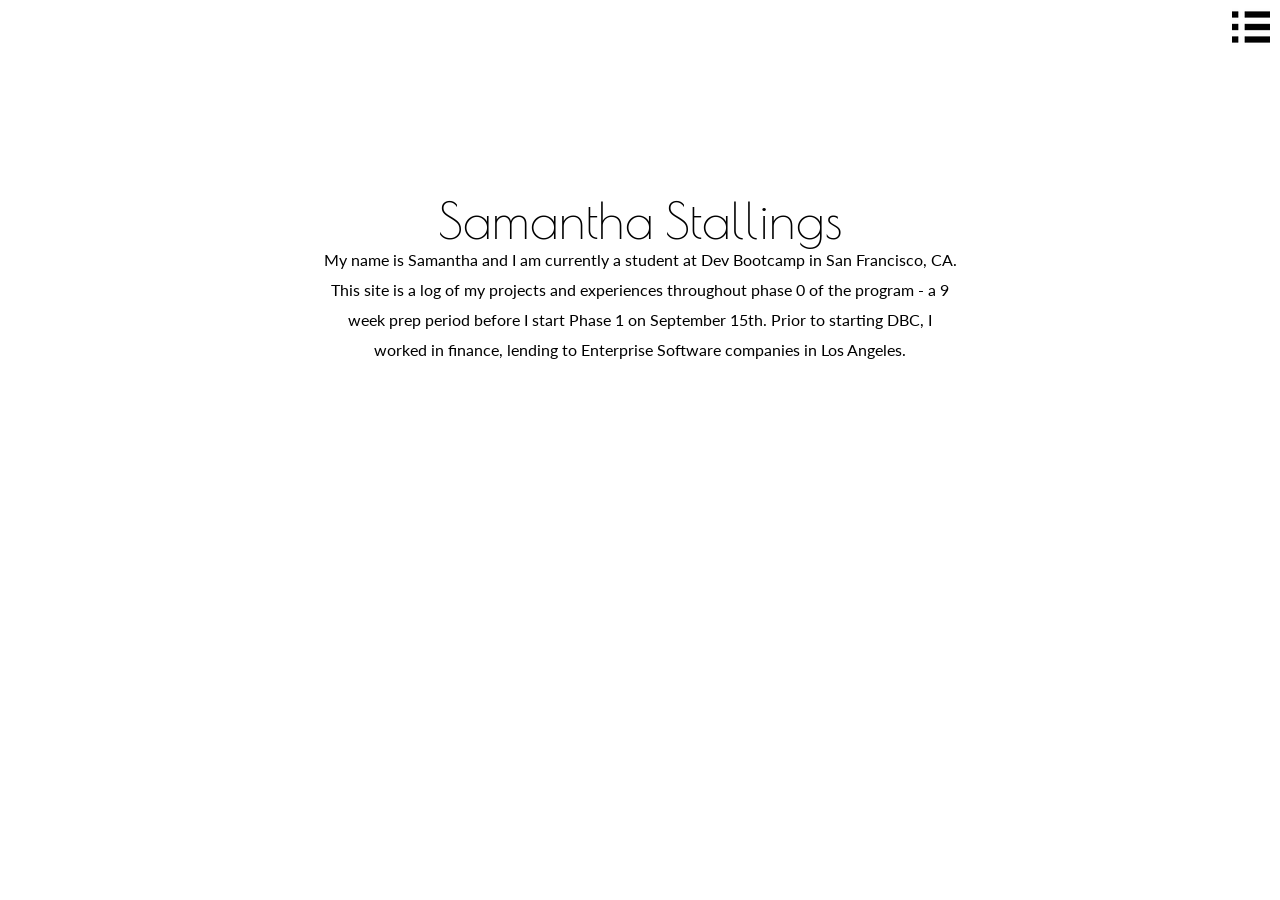
<file: index.html>
<!DOCTYPE html>
<html lang="en">
	<head>
		<link href='http://fonts.googleapis.com/css?family=Poiret+One' rel='stylesheet' type='text/css'>
		<link href='http://fonts.googleapis.com/css?family=Lato:400,900' rel='stylesheet' type='text/css'>
		<title>Hello DBC!</title>

		<!-- Meta Tags -->
		<meta charset="utf-8"/>
		
		<!-- Stylesheets -->
		
		<link rel="stylesheet" href="stylesheets/slider-nav.css"/>
		<link rel="stylesheet" href="stylesheets/reset.css"/>

		<!-- Fonts -->
		
		<!-- Javascript -->

		<script type="text/javascript" src="js/slider-nav.js"></script>
	
	</head>
	<body>
		<header>

			<div id="button" class="button-hidden" onclick="slide()">
				<a>
					<img src="images/list-icon.png" alt="List button">
				</a>
			</div>
		</header>
		<div class="title">
			<h1> Samantha Stallings</h1>
			<p>My name is Samantha and I am currently a student at Dev Bootcamp in San Francisco, CA. This site is a log of my projects and experiences throughout phase 0 of the program - a 9 week prep period before I start Phase 1 on September 15th. Prior to starting DBC, I worked in finance, lending to Enterprise Software companies in Los Angeles.</p>
		</div>
		
		<div id="sidebar-nav" class="slider-nav sidebar-hidden">
			<div class="menu-header" >
			</div>
			
			<ul class="menu-items">
				<li><a href="index.html">About</a></li>
				<li><a href="blog-posts/tech-blog.html">Blog</a></li>
				<li><a href="portfolio/portfolio.html">Portfolio</a></li>
				<li><a href="index.html">Contact</a></li>
		</div>
		

	</body>
</file>
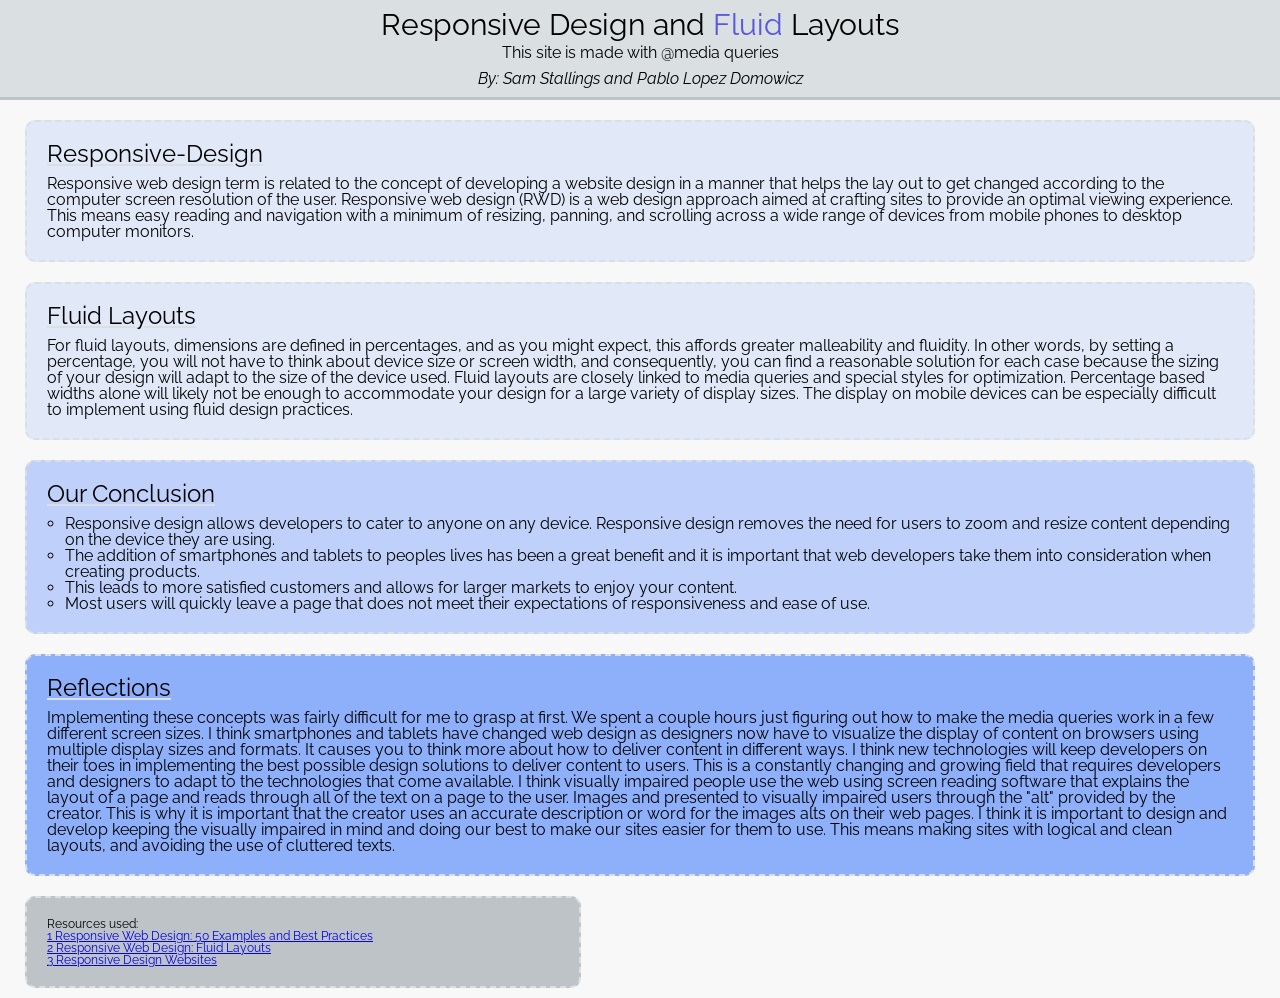
<file: portfolio/responsive-site/index.html>
<!DOCTYPE html>
<html lang="en">
  <head>
    <link rel="stylesheet" href="stylesheet.css">
    <link rel="stylesheet" href="reset.css">
    <link href='http://fonts.googleapis.com/css?family=Raleway' rel='stylesheet' type='text/css'>
    <title>Responsive Design and Fluid Layouts</title>
  </head>
  <body>

    <div class="header">
      <h1 class="title">Responsive Design and <span id="fluid">Fluid</span> Layouts</h1>
      <h3 class="description">This site is made with @media queries</h3>
      <h4 class="names">By: Sam Stallings and Pablo Lopez Domowicz</h4>
    </div>
    
    <div class="container">
    <div class="responsive-design mediaadj">
      <h1 class="section-titles">Responsive-Design</h1>
      Responsive web design term is related to the concept of developing a website design in a manner that helps the lay out to get changed according to the computer screen resolution of the user. Responsive web design (RWD) is a web design approach aimed at crafting sites to provide an optimal viewing experience. This means easy reading and navigation with a minimum of resizing, panning, and scrolling across a wide range of devices from mobile phones to desktop computer monitors. 

    </div>

    <div class="fluid-layouts mediaadj">
      <h1 class="section-titles">Fluid Layouts</h1>
      For fluid layouts, dimensions are defined in percentages, and as you might expect, this affords greater malleability and fluidity. In other words, by setting a percentage, you will not have to think about device size or screen width, and consequently, you can find a reasonable solution for each case because the sizing of your design will adapt to the size of the device used. Fluid layouts are closely linked to media queries and special styles for optimization. Percentage based widths alone will likely not be enough to accommodate your design for a large variety of display sizes. The display on mobile devices can be especially difficult to implement using fluid design practices.
      
    </div>

    <div class="your-conclusion mediaadj">
      <h1 class="section-titles">Our Conclusion</h1>
      <ul class="list">
        <li>Responsive design allows developers to cater to anyone on any device. Responsive design removes the need for users to zoom and resize content depending on the device they are using. </li>
        <li>The addition of smartphones and tablets to peoples lives has been a great benefit and it is important that web developers take them into consideration when creating products.</li>
        <li>This leads to more satisfied customers and allows for larger markets to enjoy your content. </li>
        <li>Most users will quickly leave a page that does not meet their expectations of responsiveness and ease of use.</li>
    </ul>
    </div>

    <div class="reflection mediaadj">
      <h1 class="section-titles">Reflections</h1>
      Implementing these concepts was fairly difficult for me to grasp at first. We spent a couple hours just figuring out how to make the media queries work in a few different screen sizes. I think smartphones and tablets have changed web design as designers now have to visualize the display of content on browsers using multiple display sizes and formats. It causes you to think more about how to deliver content in different ways. I think new technologies will keep developers on their toes in implementing the best possible design solutions to deliver content to users. This is a constantly changing and growing field that requires developers and designers to adapt to the technologies that come available. I think visually impaired people use the web using screen reading software that explains the layout of a page and reads through all of the text on a page to the user. Images and presented to visually impaired users through the "alt" provided by the creator. This is why it is important that the creator uses an accurate description or word for the images alts on their web pages. I think it is important to design and develop keeping the visually impaired in mind and doing our best to make our sites easier for them to use. This means making sites with logical and clean layouts, and avoiding the use of cluttered texts.
      
    </div>
  </div>

    <div class="references">
      Resources used:
      <ul>
        <a href="http://designmodo.com/responsive-design-examples/">
          <li><sup>1 </sup>Responsive Web Design: 50 Examples and Best Practices</li>
        </a> 
        <a href="http://www.sitepoint.com/responsive-web-design-fluid-layouts/">
          <li><sup>2 </sup>Responsive Web Design: Fluid Layouts</li>
        </a>
        <a href="http://www.awwwards.com/websites/responsive-design/">
          <li><sup>3 </sup>Responsive Design Websites</li>
        </a>
       
      </ul>
    </div>

  </body>
</html>
</file>
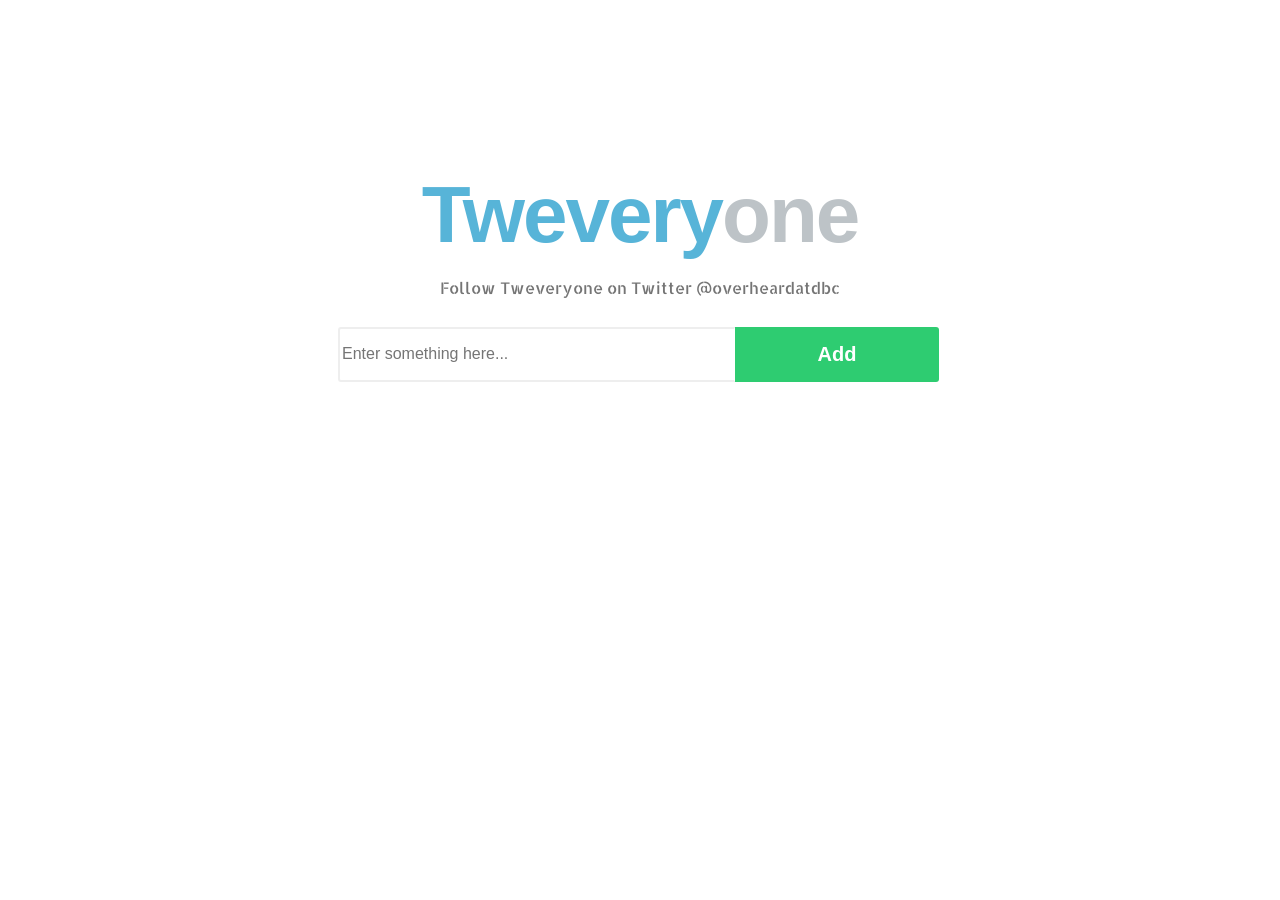
<file: portfolio/twooter/index.html>
<!doctype html>
<html lang="en">
<head>
  <meta charset="UTF-8">
  <meta name="description" content="Javascript To-Do list app">
  <title>Overheard</title>
  <link rel="stylesheet" href="css/reset.css">
  <link rel="stylesheet" href="css/twitta.css">
  <link href='http://fonts.googleapis.com/css?family=Allerta+Stencil' rel='stylesheet' type='text/css'>
  <script src="http://ajax.googleapis.com/ajax/libs/jquery/2.1.1/jquery.min.js"></script>
  <script src="https://cdn.firebase.com/js/client/1.1.2/firebase.js"></script>
</head>
<body>

  <div class="page-wrap">
    <div id="header">
      <h1 class="name">
        Twevery<span>one</span>
      </h1>
    </div>
    <p>Follow Tweveryone on Twitter @overheardatdbc</p>
    <div class="list-change-wrap">
    <form>
      <div id="add-item-container">
      <div class="text-box">
        <input type="text" id="user-input" class="add-to-do" maxlength="140" minlength="1" placeholder="Enter something here..."></input>
      </div>
        <button type="submit" class="submit">Add</button>
      </div>

    </form>
    </div>
  </div>
  <script src="twitta.js"></script>
</body>
</file>
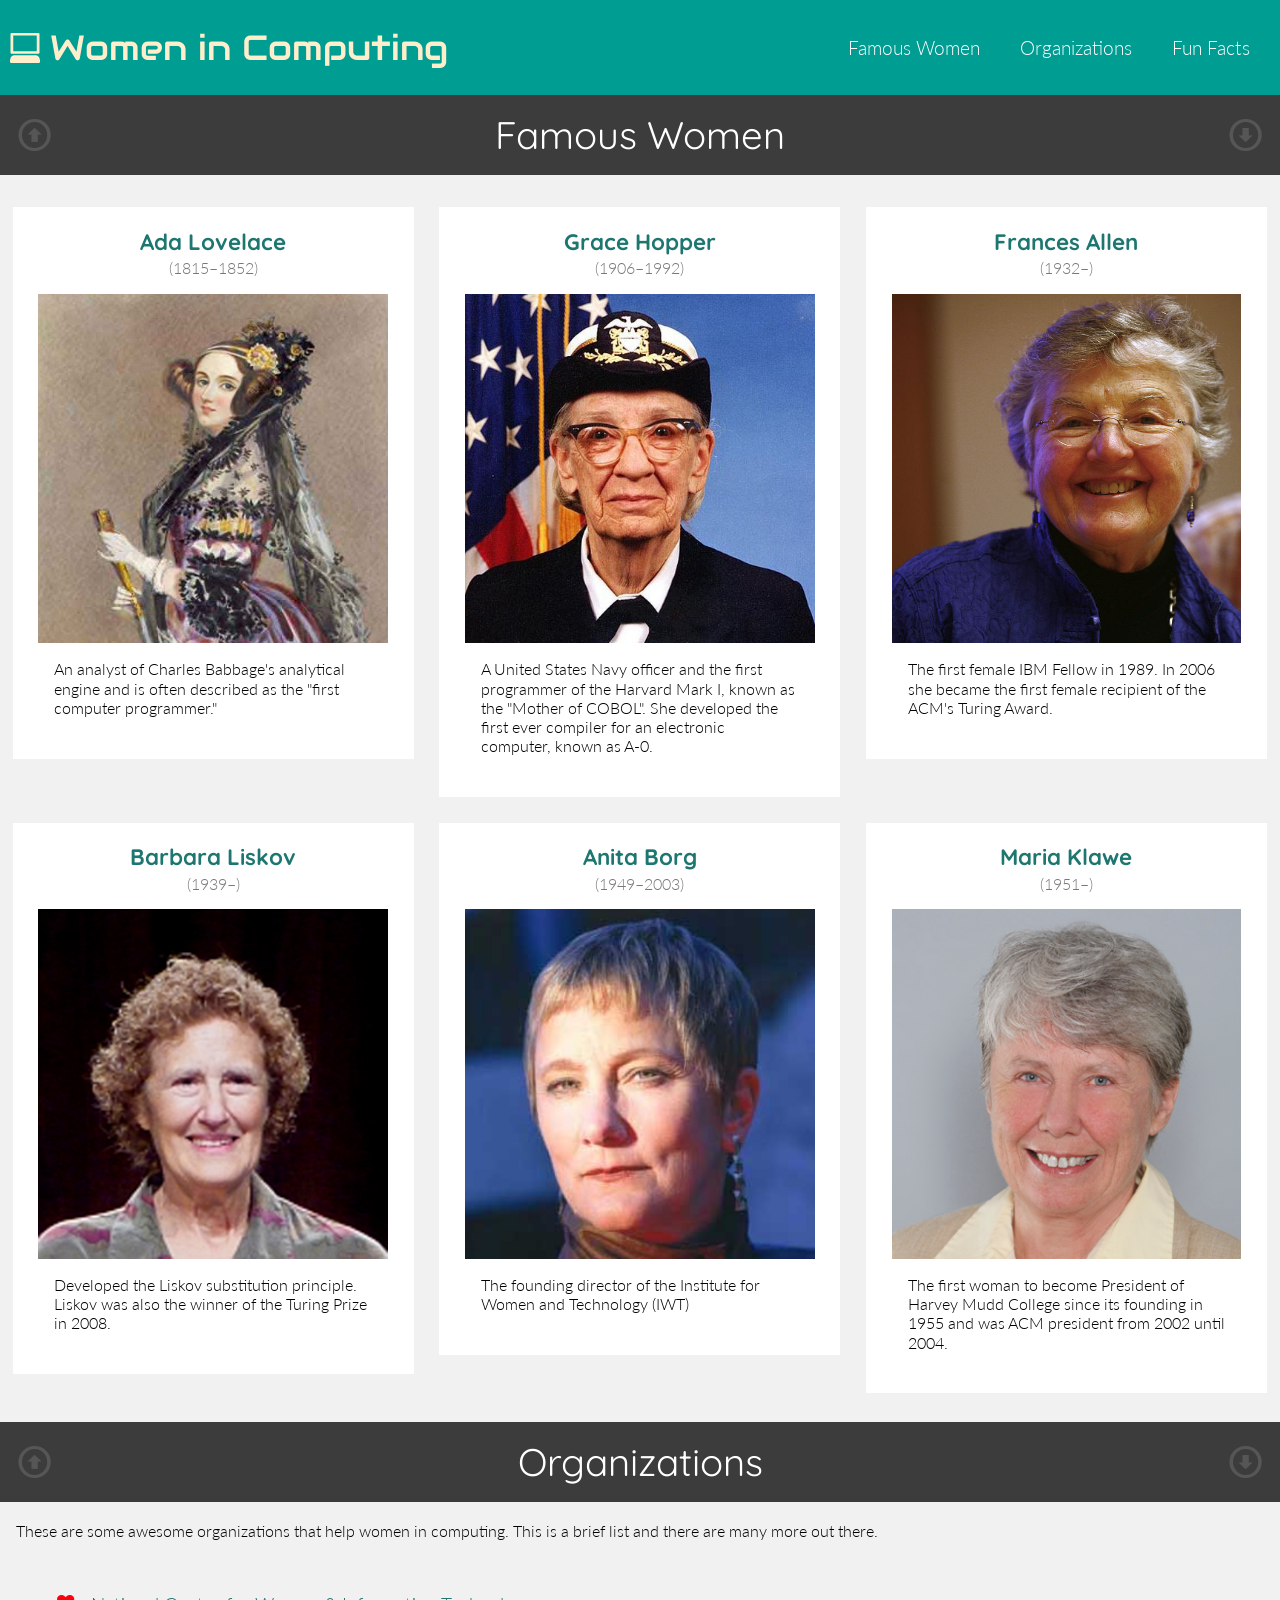
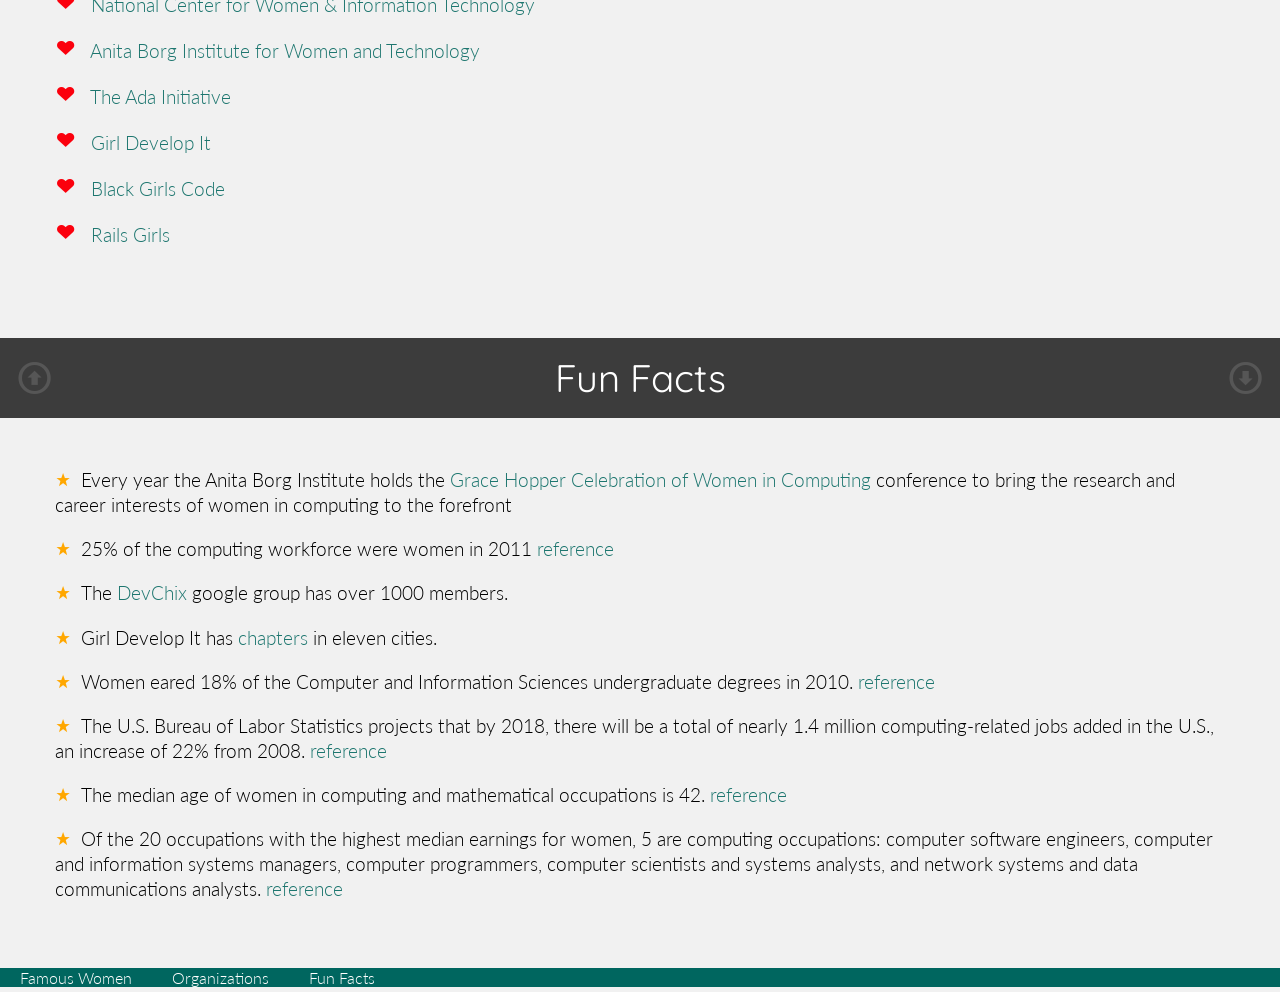
<file: unit1_projects/class1/completed/index.html>
<!DOCTYPE HTML PUBLIC "-//W3C//DTD HTML 4.01//EN" "http://www.w3.org/TR/html4/strict.dtd">
<html>
  <head>
    <title>Women in Computing</title>
    <meta http-equiv="Content-Type" content="text/html; charset=utf-8"/>
    <link href='http://fonts.googleapis.com/css?family=Audiowide|Quicksand:300,400,700|Lato:100,300,400,700,900,100italic,300italic,400italic,700italic,900italic' rel='stylesheet' type='text/css'/>
    <link rel="stylesheet" type="text/css" href="stylesheets/reset.css" />
    <link rel="stylesheet" type="text/css" href="stylesheets/styles.css" charset="utf-8"/>
  </head>
  <body>
    <header>
      <h1>Women in Computing</h1>
      <nav>
        <ul>
          <li>
            <a href="#famous">Famous Women</a>
          </li>
          <li>
            <a href="#organizations">Organizations</a>
          </li>
          <li>
            <a href="#facts">Fun Facts</a>
          </li>
        </ul>
      </nav>
    </header>

    <div id="main">
      <section id="famous">
        <a name="famous"></a>
        <h2>Famous Women</h2>
        <a class="jump up" href="#">&igrave;</a>
        <a class="jump down" href="#organizations">&iacute;</a>
        <div class = "wrapper">
          <article class = "woman">
            <h3>
              <a href="http://en.wikipedia.org/wiki/Ada_Lovelace">Ada Lovelace</a>
            </h3>

            <h4>(1815&ndash;1852)</h4>
            <img src="images/ada_lovelace.jpg" alt="Ada Lovelace" />
            <p>An analyst of Charles Babbage's analytical engine and is often
              described as the "first computer programmer."</p>
          </article>
          <article class = "woman">
            <h3>
              <a href="http://en.wikipedia.org/wiki/Grace_Hopper">Grace Hopper</a>
            </h3>
            <h4>(1906&ndash;1992)</h4>
            <img src="images/grace_hopper.jpg" alt ="Grace Hopper" />
            <p>A United States Navy officer and the first programmer of the
              Harvard Mark I, known as the "Mother of COBOL". She developed the
              first ever compiler for an electronic computer, known as A-0.</p>
          </article>
          <article class = "woman">
            <h3>
              <a href="http://en.wikipedia.org/wiki/Frances_E._Allen">Frances Allen</a>
            </h3>
            <h4>(1932&ndash;)</h4>
            <img src="images/frances_allen.jpg" alt="Frances Allen" />
            <p>The first female IBM Fellow in 1989. In 2006 she became the first
              female recipient of the ACM's Turing Award.</p>
          </article>
          <article class="break woman">
            <h3>
              <a href="http://en.wikipedia.org/wiki/Barbara_Liskov">Barbara Liskov</a>
            </h3>
            <h4>(1939&ndash;)</h4>
            <img src="images/barbara_liskov.png" alt="Barbara Liskov" />
            <p>Developed the Liskov substitution principle. Liskov was also the
              winner of the Turing Prize in 2008.</p>
          </article>
          <article class = "woman">
            <h3>
              <a href="http://en.wikipedia.org/wiki/Anita_Borg">Anita Borg</a>
            </h3>
            <h4>(1949&ndash;2003)</h4>
            <img src="images/anita_borg.jpg" alt="Anita Borg" />
            <p>The founding director of the Institute for Women and Technology
              (IWT)</p>
          </article>
          <article class = "woman">
            <h3>
              <a href="http://en.wikipedia.org/wiki/Maria_Klawe">Maria Klawe</a>
            </h3>
            <h4>(1951&ndash;)</h4>
            <img src="images/maria_klawe.jpg" alt="Maria Klawe" />
            <p>The first woman to become President of Harvey Mudd College since
              its founding in 1955 and was ACM president from 2002 until 2004.</p>
          </article>
        </div>
      </section>

      <section id="organizations">
        <a name="organizations"></a>
        <h2>Organizations</h2>
        <a class="jump up" href="#famous">&igrave;</a>
        <a class="jump down" href="#facts">&iacute;</a>
        <div class = "wrapper">
          <p>These are some awesome organizations that help women in computing.
            This is a brief list and there are many more out there.</p>

          <ul>
            <li>
              <a href="http://www.ncwit.org/">National Center for Women & Information Technology</a>
              <img src="images/logos/ncwit.png" alt="National Center for Women & Information Technology logo" />
            </li>
            <li>
              <a href="http://anitaborg.org/">Anita Borg Institute for Women and Technology</a>
              <img src="images/logos/anitaborg.gif" alt="Anita Borg Institute for Women and Technology logo" />
            </li>
            <li>
              <a href="http://adainitiative.org/">The Ada Initiative</a>
              <img src="images/logos/adainitiative.png" alt="The Ada Initiative logo" />
            </li>
            <li>
              <a href="http://girldevelopit.com/">Girl Develop It</a>
              <img src="images/logos/gdi.png" alt="Girl Develop It logo" />
            </li>
            <li>
              <a href="http://www.blackgirlscode.com/">Black Girls Code</a>
              <img src="images/logos/blackgirlscode.jpg" alt="Black Girls Code logo" />
            </li>
            <li>
              <a href="http://railsgirls.com/">Rails Girls</a>
              <img src="images/logos/railsgirls.png" alt="Rails Girls logo" />
            </li>
          </ul>
        </div>
      </section>

      <section id="facts">
        <a name="facts"></a>
        <h2>Fun Facts</h2>
        <a class="jump up" href="#organizations">&igrave;</a>
        <a class="jump down" href="#bottom">&iacute;</a>
        <div class = "wrapper">
          <ul>
            <li>Every year the Anita Borg Institute holds the
              <a href="http://anitaborg.org/initiatives/ghc/">Grace Hopper
              Celebration of Women in Computing</a> conference to bring the
              research and career interests of women in computing to the
              forefront</li>
            <li>25% of the computing workforce were women in 2011
              <a href="http://www.bls.gov/cps/cpsaat11.htm">reference</a></li>
            <li>The <a href="https://twitter.com/DevChix">DevChix</a> google group has over 1000 members.</li>
            <li>Girl Develop It has <a href="http://girldevelopit.com/chapters">chapters</a> in eleven cities.</li>
            <li>Women eared 18% of the Computer and Information Sciences
              undergraduate degrees in 2010. <a href="http://www.ncwit.org/sites/default/files/resources/2012bythenumbers_web.pdf">
              reference</a></li>
            <li>The U.S. Bureau of Labor Statistics projects that by 2018, there
              will be a total of nearly 1.4 million computing-related jobs added
              in the U.S., an increase of 22% from 2008.
              <a href="http://www.ncwit.org/sites/default/files/resources/scorecard2010_printversion_web.pdf">reference</a></li>
            <li>The median age of women in computing and mathematical occupations
              is 42. <a href="http://www.ncwit.org/blog/did-you-know-demographics-technical-women">reference</a></li>
            <li>Of the 20 occupations with the highest median earnings for women,
              5 are computing occupations: computer software engineers, computer
              and information systems managers, computer programmers, computer
              scientists and systems analysts, and network systems and data
              communications analysts. <a href="http://www.ncwit.org/blog/did-you-know-demographics-technical-women">reference</a></li>
          </ul>
        </div>
      </section>
    </div>

    <footer>
      <nav>
        <ul>
          <li>
            <a href="#famous">Famous Women</a>
          </li>
          <li>
            <a href="#organizations">Organizations</a>
          </li>
          <li>
            <a href="#facts">Fun Facts</a>
          </li>
        </ul>
      </nav>
    </footer>
    <a name="bottom"></a>
  </body>
</html>
</file>
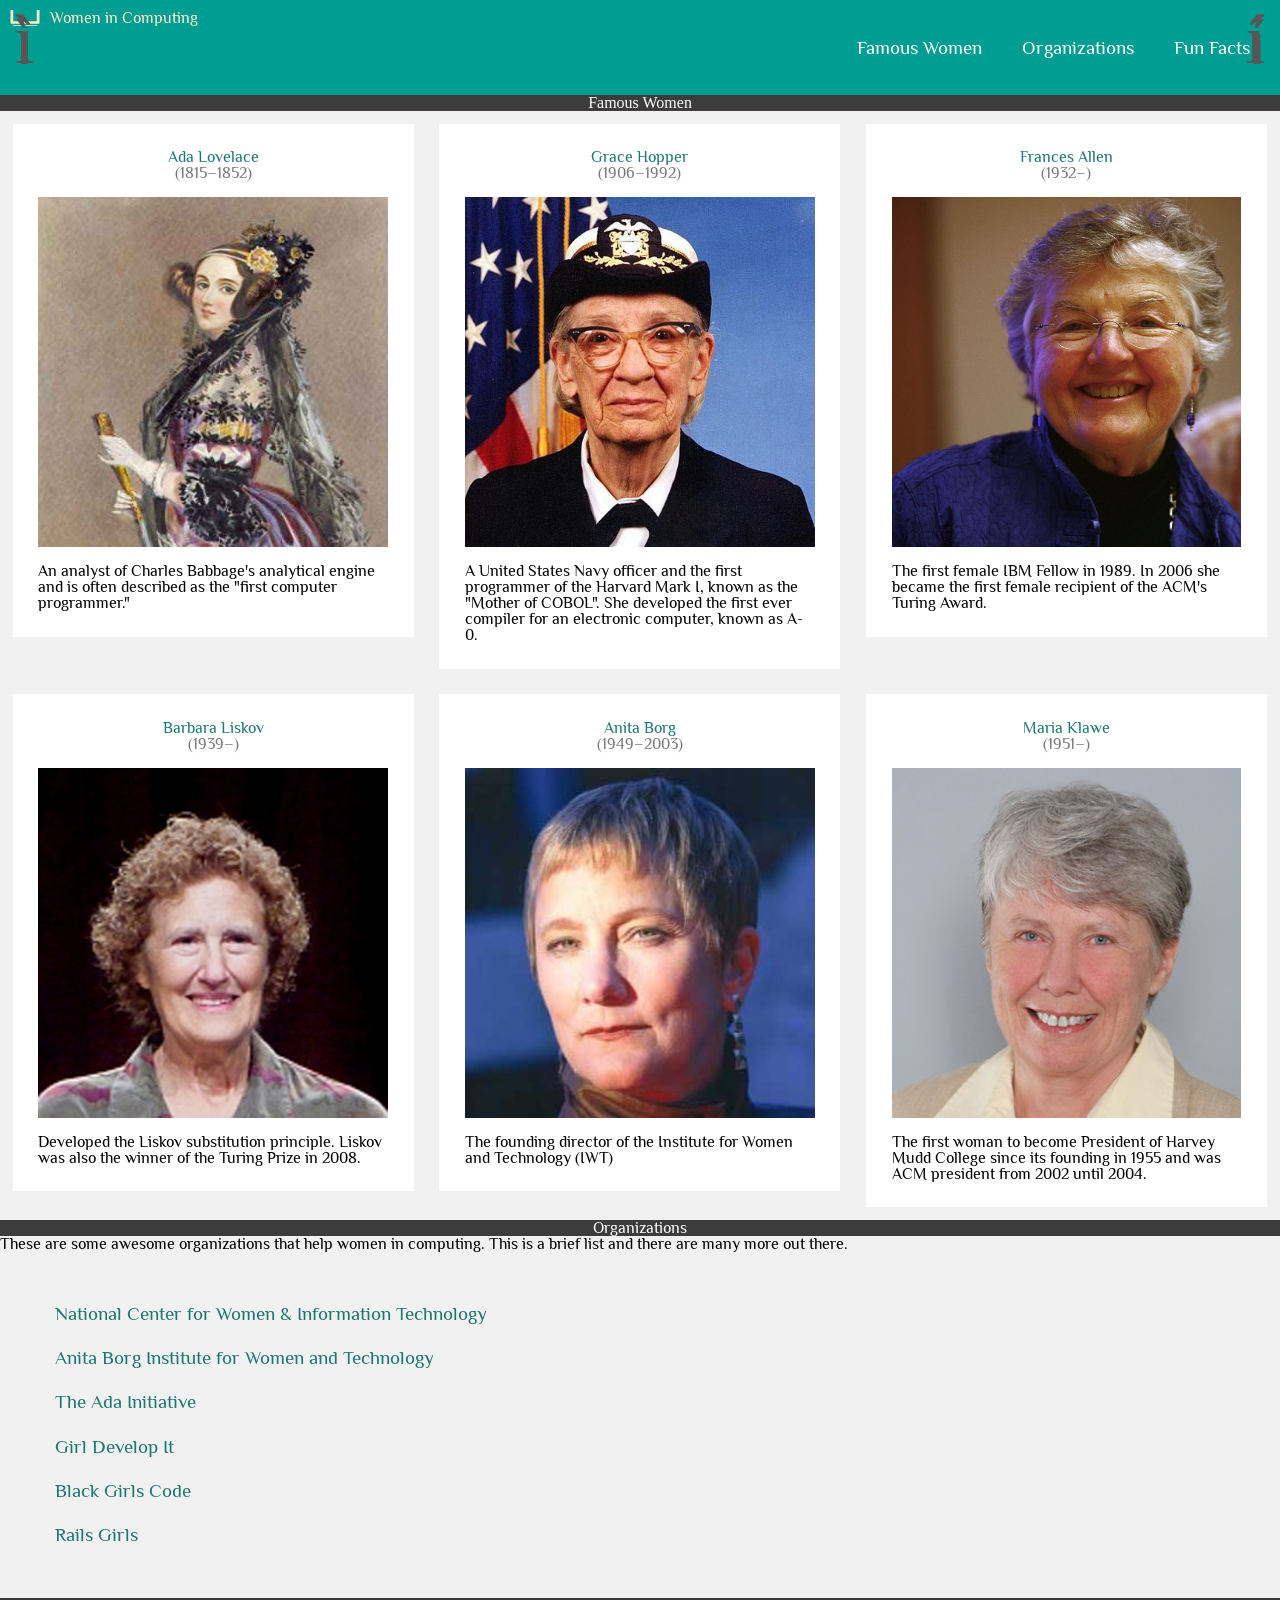
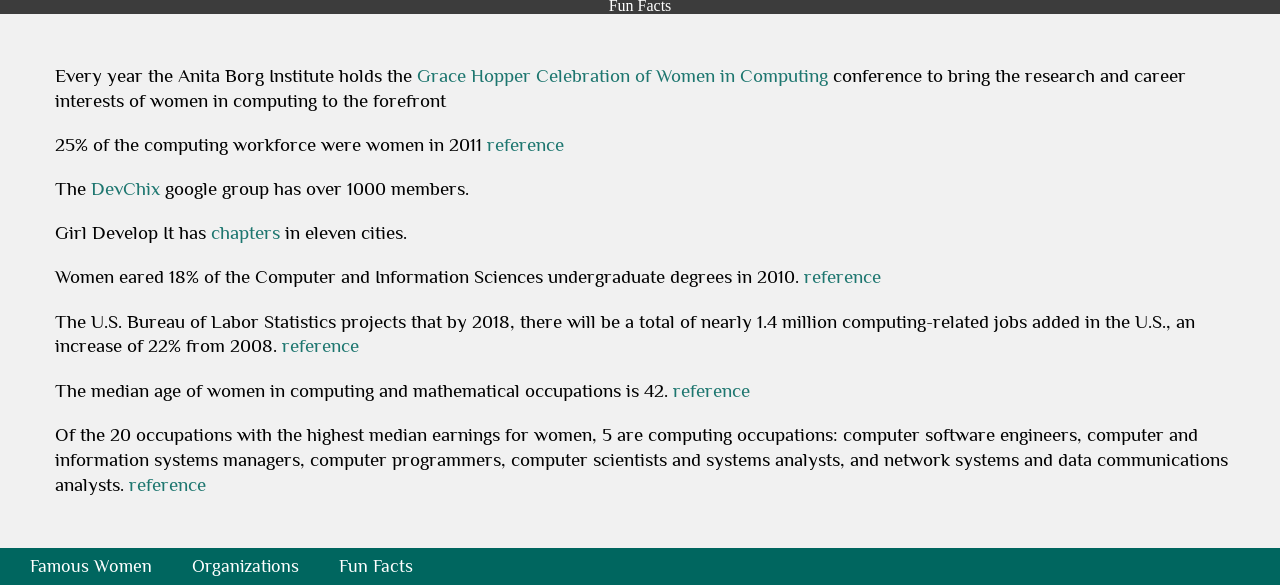
<file: unit1_projects/class1/practice/index.html>
<!DOCTYPE HTML PUBLIC "-//W3C//DTD HTML 4.01//EN" "http://www.w3.org/TR/html4/strict.dtd">
<html>
  <head>
    <title>Women in Computing</title>
    <meta http-equiv="Content-Type" content="text/html; charset=utf-8"/>
    <link rel="stylesheet" type="text/css" href="stylesheets/styles.css" charset="utf-8"/>
    <link rel="stylesheet" type="text/css" href="stylesheets/reset.css" charset="utf-8"/>
    <link href='http://fonts.googleapis.com/css?family=Philosopher' rel='stylesheet' type='text/css'>

  <body>
      <header id="header">
        <h1>Women in Computing</h1>
        <nav class="nav">
          <ul>
            <li>
              <a href="#famous">Famous Women</a>
            </li>
            <li>
              <a href="#organizations">Organizations</a>
            </li>
            <li>
              <a href="#facts">Fun Facts</a>
            </li>
          </ul>
        </nav>
      </header>

      <div id="main">
        <section id="famous">
          <a name="famous"></a>
          <h2>Famous Women</h2>
          <a class="jump up" href="#">&igrave;</a>
          <a class="jump down" href="#organizations">&iacute;</a>
          <div class ="wrapper">
            <div class = "woman">
              <h3>
                <a href="http://en.wikipedia.org/wiki/Ada_Lovelace">Ada Lovelace</a>
              </h3>

              <h4>(1815&ndash;1852)</h4>
              <img src="images/ada_lovelace.jpg" alt="Ada Lovelace" />
              <p>An analyst of Charles Babbage's analytical engine and is often
                described as the "first computer programmer."</p>
            </div>
            <div class = "woman">
              <h3>
                <a href="http://en.wikipedia.org/wiki/Grace_Hopper">Grace Hopper</a>
              </h3>
              <h4>(1906&ndash;1992)</h4>
              <img src="images/grace_hopper.jpg" alt ="Grace Hopper" />
              <p>A United States Navy officer and the first programmer of the
                Harvard Mark I, known as the "Mother of COBOL". She developed the
                first ever compiler for an electronic computer, known as A-0.</p>
            </div>
            <div class = "woman">
              <h3>
                <a href="http://en.wikipedia.org/wiki/Frances_E._Allen">Frances Allen</a>
              </h3>
              <h4>(1932&ndash;)</h4>
              <img src="images/frances_allen.jpg" alt="Frances Allen" />
              <p>The first female IBM Fellow in 1989. In 2006 she became the first
                female recipient of the ACM's Turing Award.</p>
            </div>
            <div class="break woman">
              <h3>
                <a href="http://en.wikipedia.org/wiki/Barbara_Liskov">Barbara Liskov</a>
              </h3>
              <h4>(1939&ndash;)</h4>
              <img src="images/barbara_liskov.png" alt="Barbara Liskov" />
              <p>Developed the Liskov substitution principle. Liskov was also the
                winner of the Turing Prize in 2008.</p>
            </div>
            <div class = "woman">
              <h3>
                <a href="http://en.wikipedia.org/wiki/Anita_Borg">Anita Borg</a>
              </h3>
              <h4>(1949&ndash;2003)</h4>
              <img src="images/anita_borg.jpg" alt="Anita Borg" />
              <p>The founding director of the Institute for Women and Technology
                (IWT)</p>
            </div>
            <div class = "woman">
              <h3>
                <a href="http://en.wikipedia.org/wiki/Maria_Klawe">Maria Klawe</a>
              </h3>
              <h4>(1951&ndash;)</h4>
              <img src="images/maria_klawe.jpg" alt="Maria Klawe" />
              <p>The first woman to become President of Harvey Mudd College since
                its founding in 1955 and was ACM president from 2002 until 2004.</p>
            </div>
          </div>
        </section>

        <section id="organizations">
          <a name="organizations"></a>
          <h2>Organizations</h2>
          <a class="jump up" href="#famous">&igrave;</a>
          <a class="jump down" href="#facts">&iacute;</a>
          <div class = "wrapper">
            <p>These are some awesome organizations that help women in computing.
              This is a brief list and there are many more out there.</p>

            <ul>
              <li>
                <a href="http://www.ncwit.org/">National Center for Women &amp; Information Technology</a>
                <img src="images/logos/ncwit.png" alt="National Center for Women &amp; Information Technology logo" />
              </li>
              <li>
                <a href="http://anitaborg.org/">Anita Borg Institute for Women and Technology</a>
                <img src="images/logos/anitaborg.gif" alt="Anita Borg Institute for Women and Technology logo" />
              </li>
              <li>
                <a href="http://adainitiative.org/">The Ada Initiative</a>
                <img src="images/logos/adainitiative.png" alt="The Ada Initiative logo" />
              </li>
              <li>
                <a href="http://girldevelopit.com/">Girl Develop It</a>
                <img src="images/logos/gdi.png" alt="Girl Develop It logo" />
              </li>
              <li>
                <a href="http://www.blackgirlscode.com/">Black Girls Code</a>
                <img src="images/logos/blackgirlscode.jpg" alt="Black Girls Code logo" />
              </li>
              <li>
                <a href="http://railsgirls.com/">Rails Girls</a>
                <img src="images/logos/railsgirls.png" alt="Rails Girls logo" />
              </li>
            </ul>
          </div>
        </section>

        <section id="facts">
          <a name="facts"></a>
          <h2>Fun Facts</h2>
          <a class="jump up" href="#organizations">&igrave;</a>
          <a class="jump down" href="#bottom">&iacute;</a>
          <div class = "wrapper">
            <ul>
              <li>Every year the Anita Borg Institute holds the
                <a href="http://anitaborg.org/initiatives/ghc/">Grace Hopper
                Celebration of Women in Computing</a> conference to bring the
                research and career interests of women in computing to the
                forefront</li>
              <li>25% of the computing workforce were women in 2011
                <a href="http://www.bls.gov/cps/cpsaat11.htm">reference</a></li>
              <li>The <a href="https://twitter.com/DevChix">DevChix</a> google group has over 1000 members.</li>
              <li>Girl Develop It has <a href="http://girldevelopit.com/chapters">chapters</a> in eleven cities.</li>
              <li>Women eared 18% of the Computer and Information Sciences
                undergraduate degrees in 2010. <a href="http://www.ncwit.org/sites/default/files/resources/2012bythenumbers_web.pdf">
                reference</a></li>
              <li>The U.S. Bureau of Labor Statistics projects that by 2018, there
                will be a total of nearly 1.4 million computing-related jobs added
                in the U.S., an increase of 22% from 2008.
                <a href="http://www.ncwit.org/sites/default/files/resources/scorecard2010_printversion_web.pdf">reference</a></li>
              <li>The median age of women in computing and mathematical occupations
                is 42. <a href="http://www.ncwit.org/blog/did-you-know-demographics-technical-women">reference</a></li>
              <li>Of the 20 occupations with the highest median earnings for women,
                5 are computing occupations: computer software engineers, computer
                and information systems managers, computer programmers, computer
                scientists and systems analysts, and network systems and data
                communications analysts. <a href="http://www.ncwit.org/blog/did-you-know-demographics-technical-women">reference</a></li>
            </ul>
            </div>
        </section>
      </div>
      <footer id="footer">
        <nav class="nav">
          <ul>
            <li>
              <a href="#">Famous Women</a>
            </li>
            <li>
              <a href="#">Organizations</a>
            </li>
            <li>
              <a href="#">Fun Facts</a>
            </li>
          </ul>
        </nav>
      </footer>
      <a name="bottom"></a>
  </body>
</html>
</file>
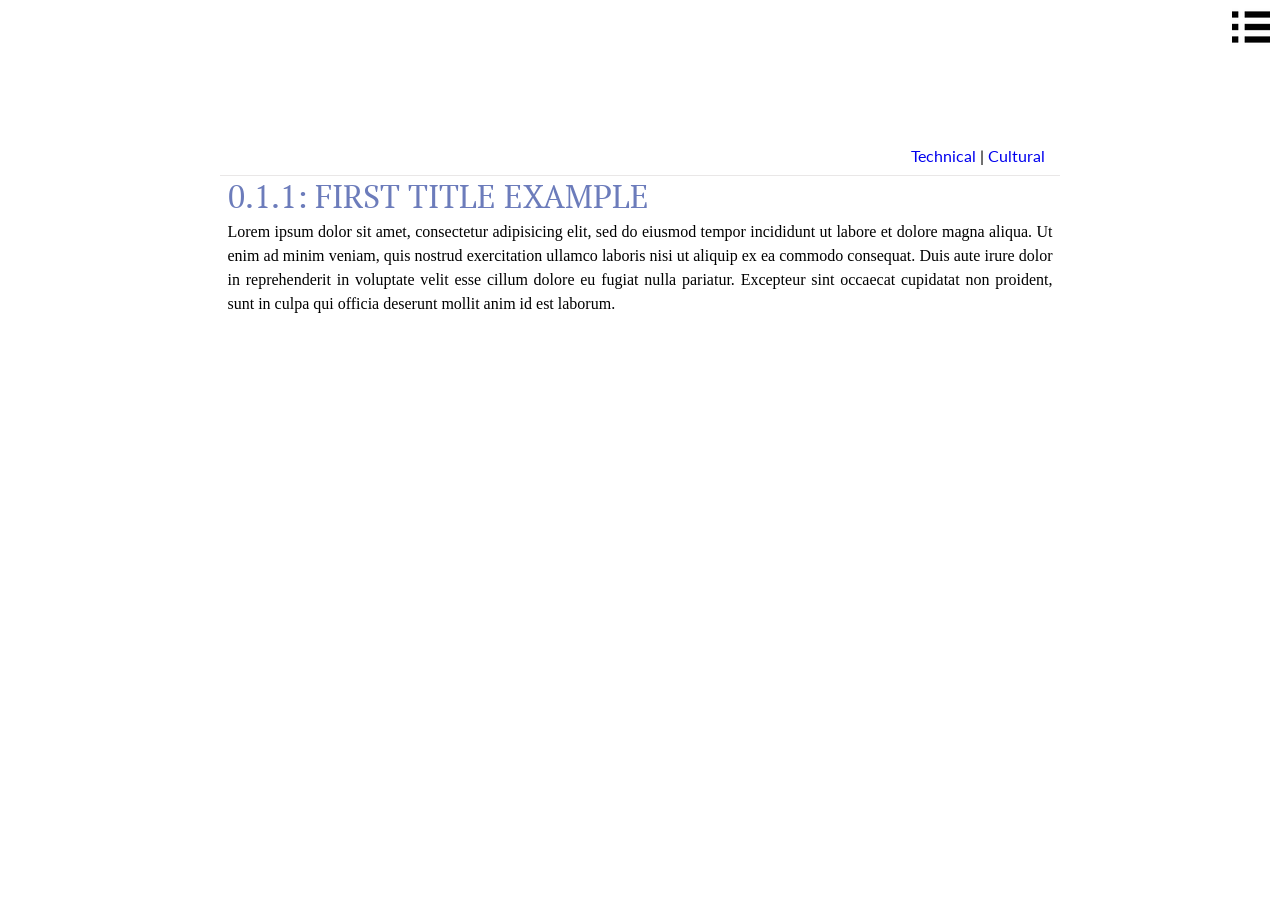
<file: blog-posts/cultural-blog.html>
<!DOCTYPE html>
<html lang="en">
	<head>
		<link href='http://fonts.googleapis.com/css?family=Lato|PT+Serif:400,700' rel='stylesheet' type='text/css'>
		<title>Hello DBC!</title>

		<!-- Meta Tags -->
		<meta charset="utf-8"/>
		
		<!-- Stylesheets -->
		
		<link rel="stylesheet" href="stylesheets/ct-blog.css"/>
		<link rel="stylesheet" href="stylesheets/reset.css"/>

		<!-- Fonts -->
		
		<!-- Javascript -->

		<script type="text/javascript" src="js/blog.js"></script>
	
	</head>
	<body>
		<header>

			<div id="button" class="button-hidden" onclick="slide()">
				<a>
					<img src="../images/list-icon.png" alt="List button">
				</a>
			</div>
		</header>

		
			<div class="title-container">
				
				<div class="blog-type">
					<a>
						<h1>
							<a href="tech-blog.html">Technical </a> |
							<a href="cultural-blog.html">Cultural</a> 
						</h1>
					</a>
				</div>
				
			</div>



			<div class="content">
				<h1>0.1.1: FIRST TITLE EXAMPLE</h1>
				<p>
Lorem ipsum dolor sit amet, consectetur adipisicing elit, sed do eiusmod tempor incididunt ut labore et dolore magna aliqua. Ut enim ad minim veniam, quis nostrud exercitation ullamco laboris nisi ut aliquip ex ea commodo consequat. Duis aute irure dolor in reprehenderit in voluptate velit esse cillum dolore eu fugiat nulla pariatur. Excepteur sint occaecat cupidatat non proident, sunt in culpa qui officia deserunt mollit anim id est laborum.</p>
					
			</div>
			<div style="clear: both;"></div>
		</div>
		
		<div id="sidebar-nav" class="sidebar-nav sidebar-hidden">
			<div class="menu-header" >
			</div>
			
			<ul class="menu-items">
				<li><a href="../index.html">About</a></li>
				<li><a href="cultural-blog.html">Blog</a></li>
				<li><a href="../portfolio/portfolio.html">Portfolio</a></li>
				<li><a href="../index.html">Contact</a></li>
		</div>
		

	</body>
</file>
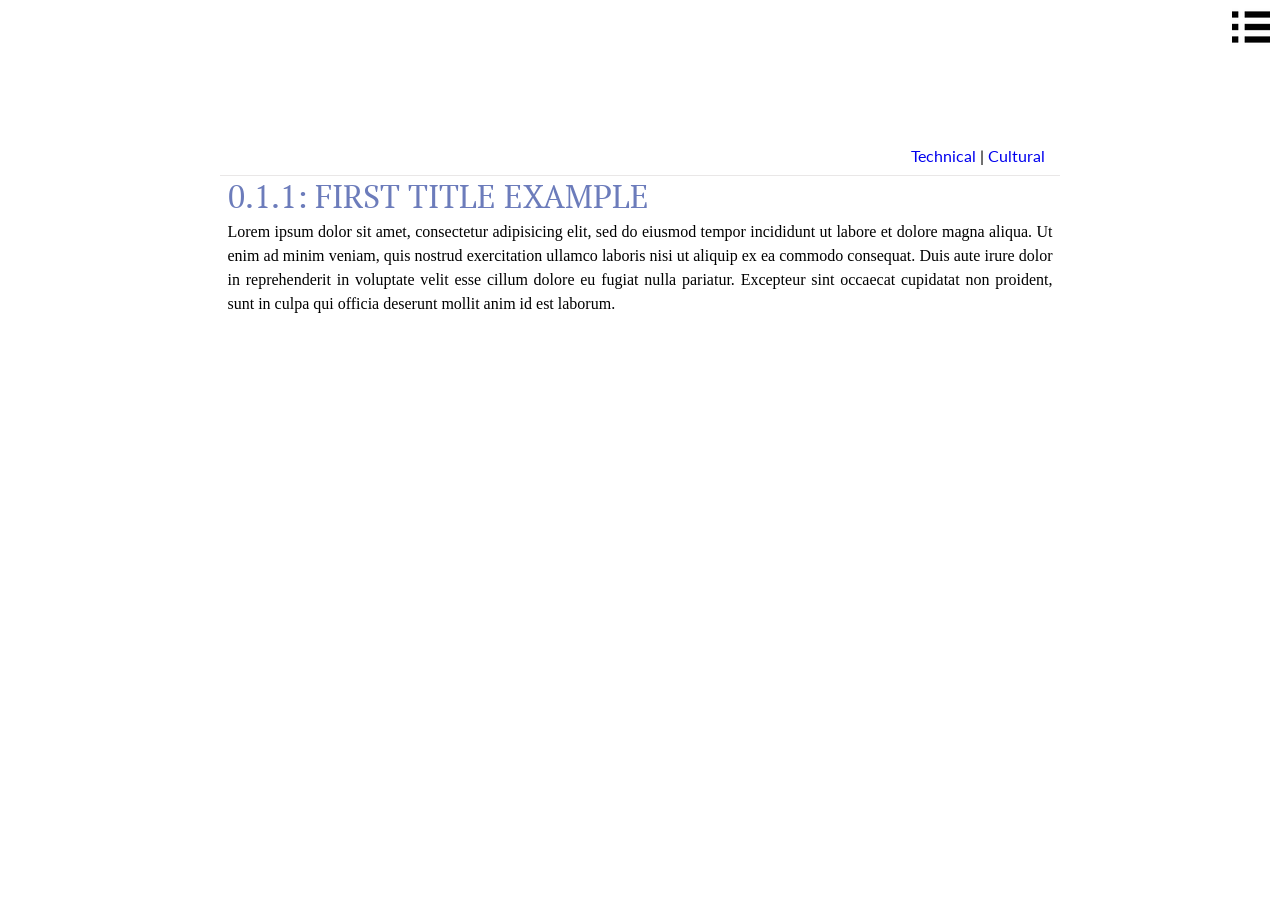
<file: blog-posts/tech-blog.html>
<!DOCTYPE html>
<html lang="en">
	<head>
		<link href='http://fonts.googleapis.com/css?family=Lato|PT+Serif:400,700' rel='stylesheet' type='text/css'>
		<title>Hello DBC!</title>

		<!-- Meta Tags -->
		<meta charset="utf-8"/>
		
		<!-- Stylesheets -->
		
		<link rel="stylesheet" href="stylesheets/ct-blog.css"/>
		<link rel="stylesheet" href="stylesheets/reset.css"/>

		<!-- Fonts -->
		
		<!-- Javascript -->

		<script type="text/javascript" src="js/blog.js"></script>
	
	</head>
	<body>
		<header>

			<div id="button" class="button-hidden" onclick="slide()">
				<a>
					<img src="../images/list-icon.png" alt="List button">
				</a>
			</div>
		</header>

		
			<div class="title-container">
				
				<div class="blog-type">
				
						<h1>
							<a href="tech-blog.html">Technical </a> |
							<a href="cultural-blog.html">Cultural</a> 
						</h1>
			
				</div>
				
			</div>



			<div class="content">
				<h1>0.1.1: FIRST TITLE EXAMPLE</h1>
				<p>
Lorem ipsum dolor sit amet, consectetur adipisicing elit, sed do eiusmod tempor incididunt ut labore et dolore magna aliqua. Ut enim ad minim veniam, quis nostrud exercitation ullamco laboris nisi ut aliquip ex ea commodo consequat. Duis aute irure dolor in reprehenderit in voluptate velit esse cillum dolore eu fugiat nulla pariatur. Excepteur sint occaecat cupidatat non proident, sunt in culpa qui officia deserunt mollit anim id est laborum.</p>
					
			</div>
			<div style="clear: both;"></div>
		</div>
		
		<div id="sidebar-nav" class="sidebar-nav sidebar-hidden">
			<div class="menu-header" >
			</div>
			
			<ul class="menu-items">
				<li><a href="../index.html">About</a></li>
				<li><a href="tech-blog.html">Blog</a></li>
				<li><a href="../portfolio/portfolio.html">Portfolio</a></li>
				<li><a href="../index.html">Contact</a></li>
		</div>
		

	</body>
</file>
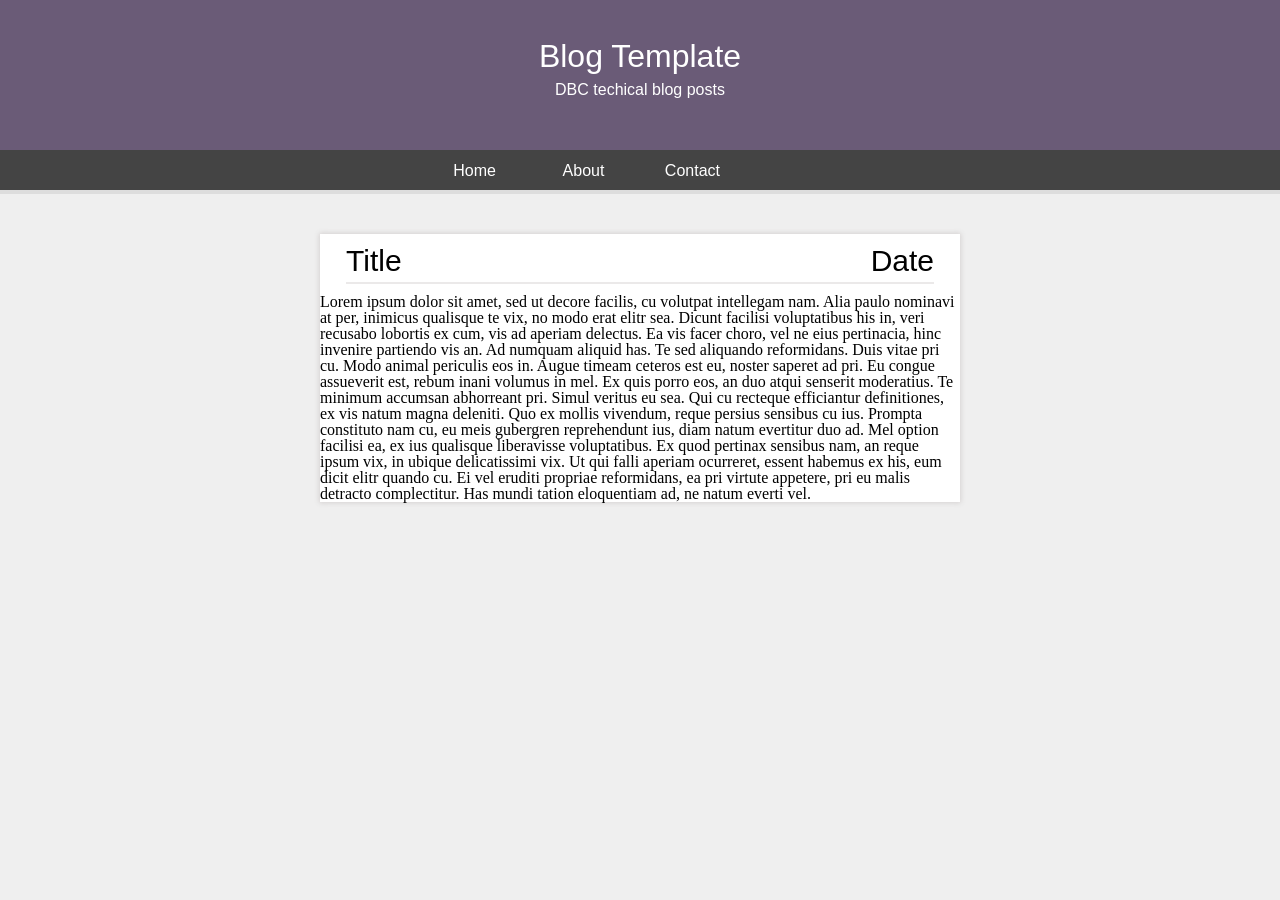
<file: blog-posts/template.html>
<!DOCTYPE html>
<html lang="en">
	<head>

		<title>Blog template</title>

		<!-- Meta Tags -->
		<meta charset="utf-8"/>
		
		<!-- Stylesheets -->
		
		<link rel="stylesheet" href="stylesheets/template.css"/>
		<link rel="stylesheet" href="stylesheets/reset.css"/>
	
	</head>
	<body>
		<header id="header">
			<h1 id="title">Blog Template</h1>
			<p id="desc">DBC techical blog posts</p>
		</header>
		<div id="nav-bar">
			<div id="nav">
				<ul id="buttons">
					<li class="button">Home</li>
					<li class="button">About</li>
					<li class="button">Contact</li>
				</ul>
			</div>
		</div>
		<div id="main-content">
			<div id="post-container">
				<div id="entry-header">
					<h2 id="entry-title">Title</h2>
					<h2 id="entry-date">Date</h2>
				</div>
				<p id="blog-entry">
					Lorem ipsum dolor sit amet, sed ut decore facilis, cu volutpat intellegam nam. Alia paulo nominavi at per, inimicus qualisque te vix, no modo erat elitr sea. Dicunt facilisi voluptatibus his in, veri recusabo lobortis ex cum, vis ad aperiam delectus. Ea vis facer choro, vel ne eius pertinacia, hinc invenire partiendo vis an.

					Ad numquam aliquid has. Te sed aliquando reformidans. Duis vitae pri cu. Modo animal periculis eos in. Augue timeam ceteros est eu, noster saperet ad pri. Eu congue assueverit est, rebum inani volumus in mel.

					Ex quis porro eos, an duo atqui senserit moderatius. Te minimum accumsan abhorreant pri. Simul veritus eu sea. Qui cu recteque efficiantur definitiones, ex vis natum magna deleniti. Quo ex mollis vivendum, reque persius sensibus cu ius.

					Prompta constituto nam cu, eu meis gubergren reprehendunt ius, diam natum evertitur duo ad. Mel option facilisi ea, ex ius qualisque liberavisse voluptatibus. Ex quod pertinax sensibus nam, an reque ipsum vix, in ubique delicatissimi vix. Ut qui falli aperiam ocurreret, essent habemus ex his, eum dicit elitr quando cu. Ei vel eruditi propriae reformidans, ea pri virtute appetere, pri eu malis detracto complectitur. Has mundi tation eloquentiam ad, ne natum everti vel.

					
				</p>
			</div>
		</div>

	</body>
</file>
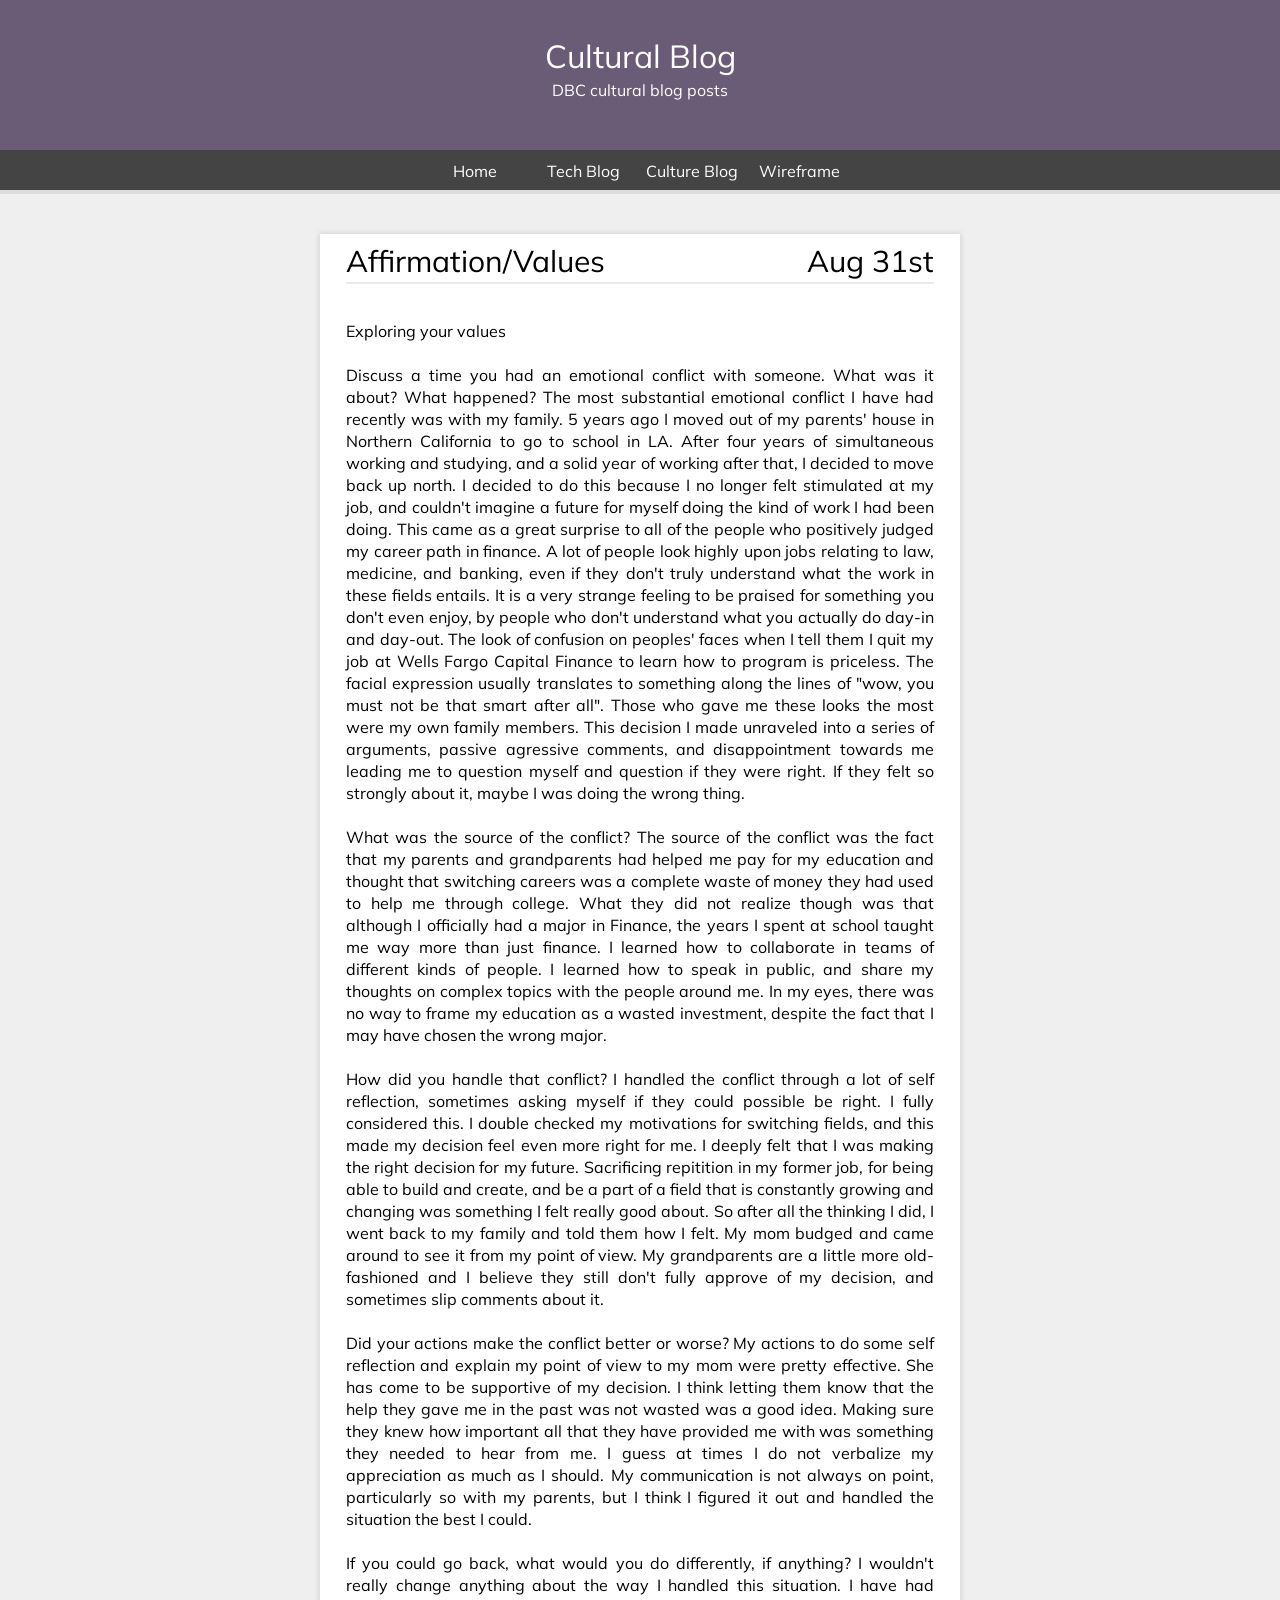
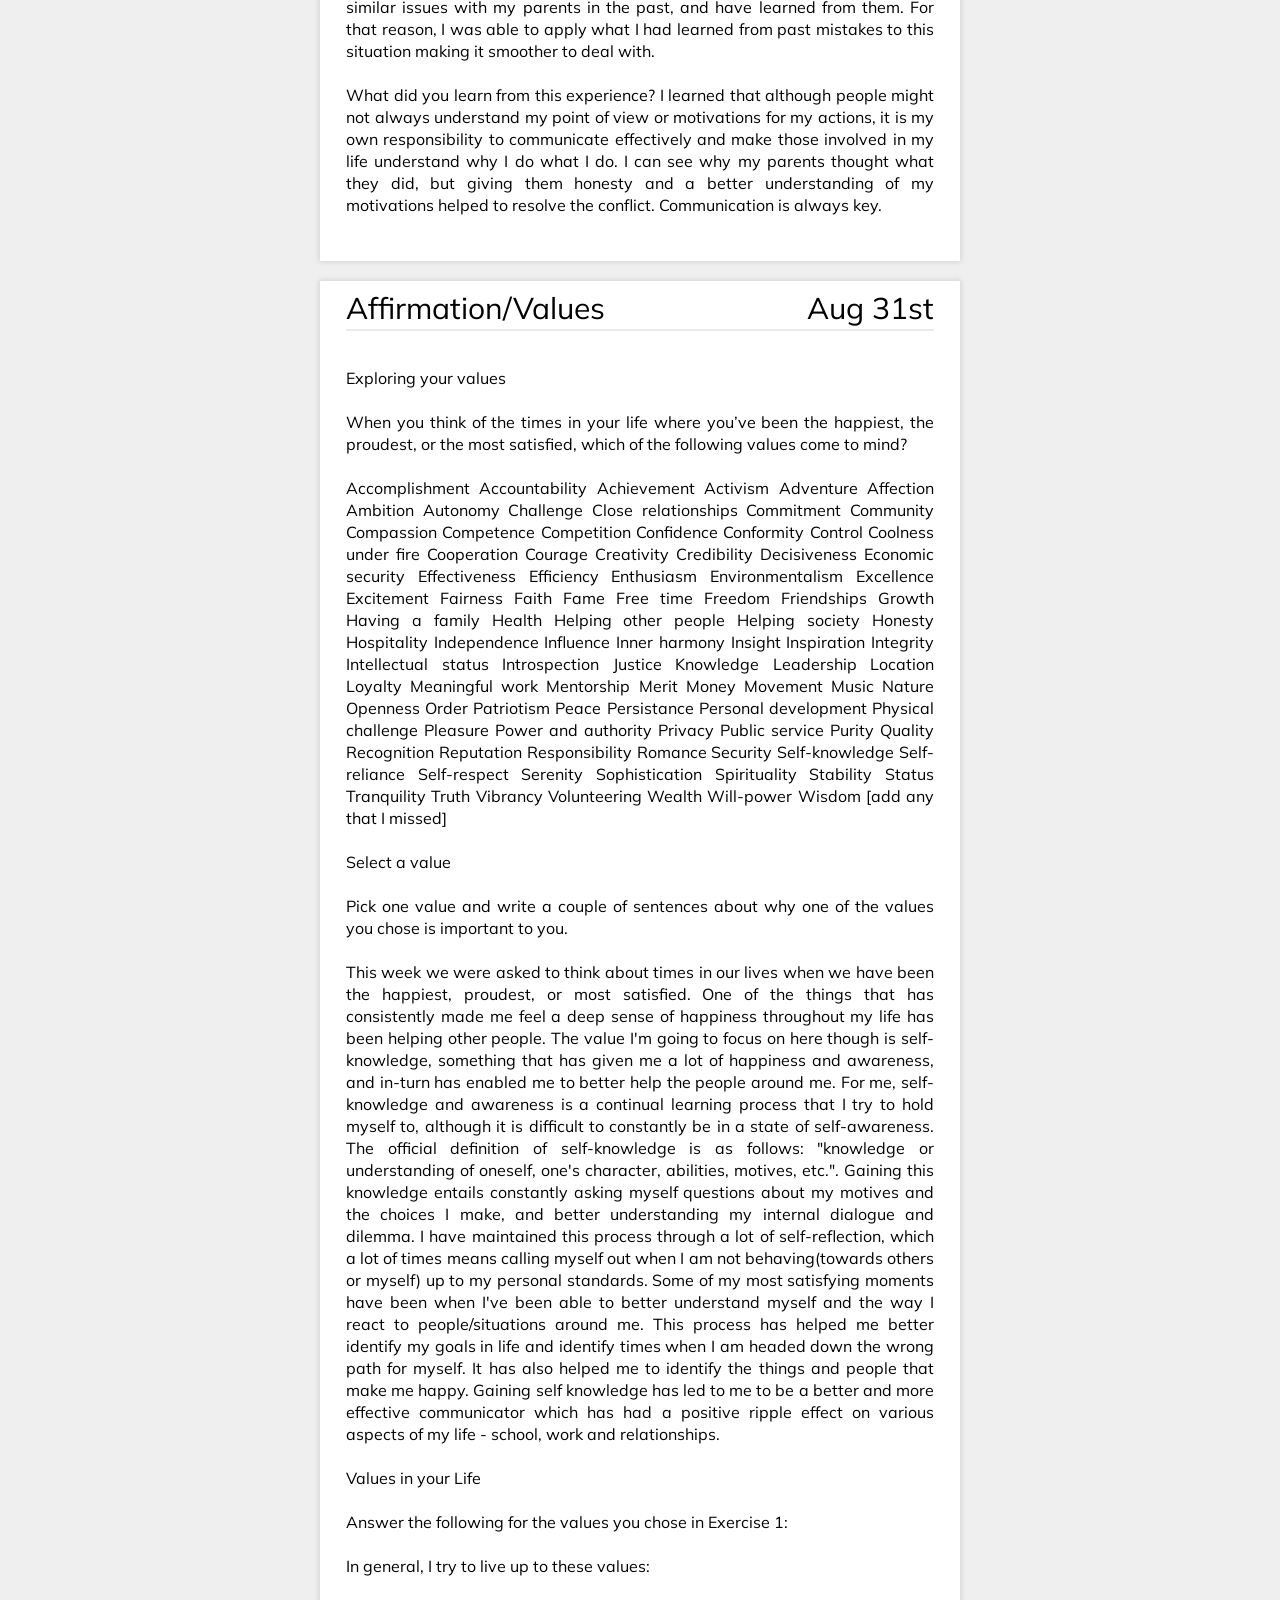
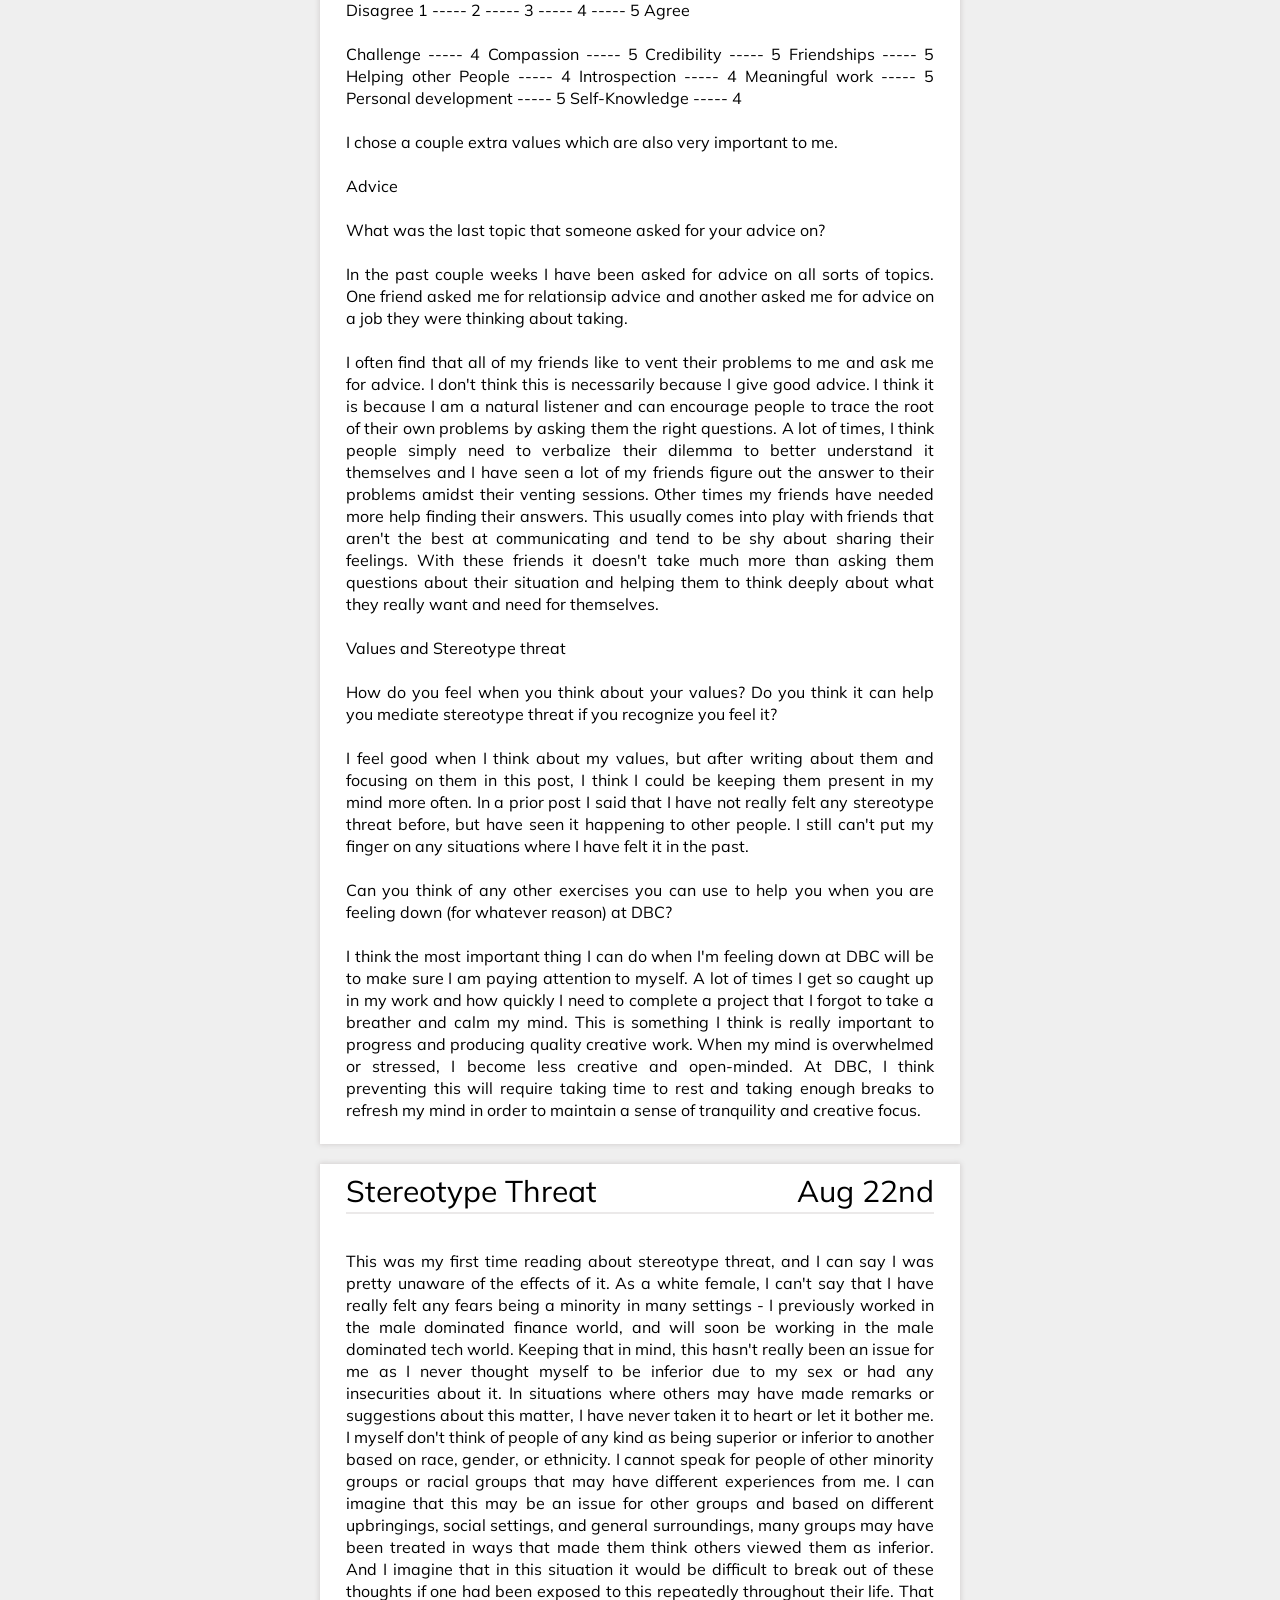
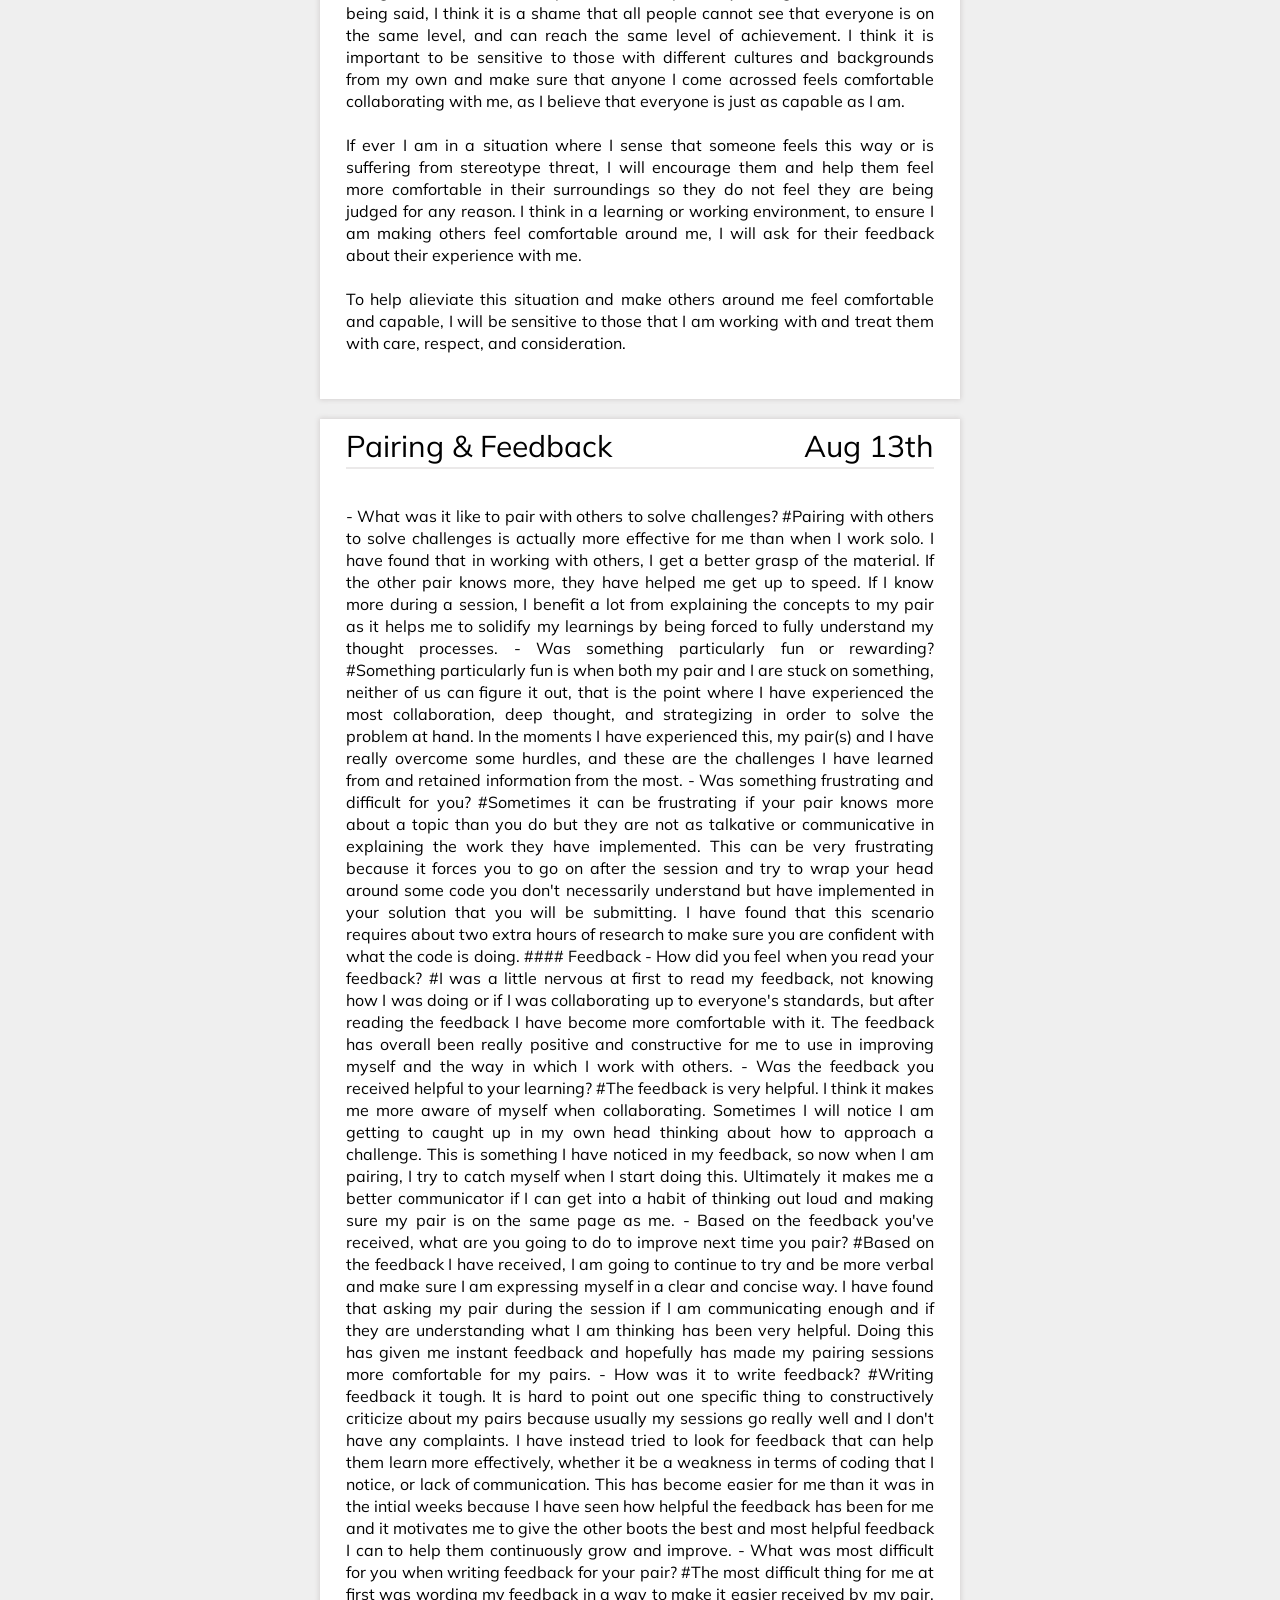
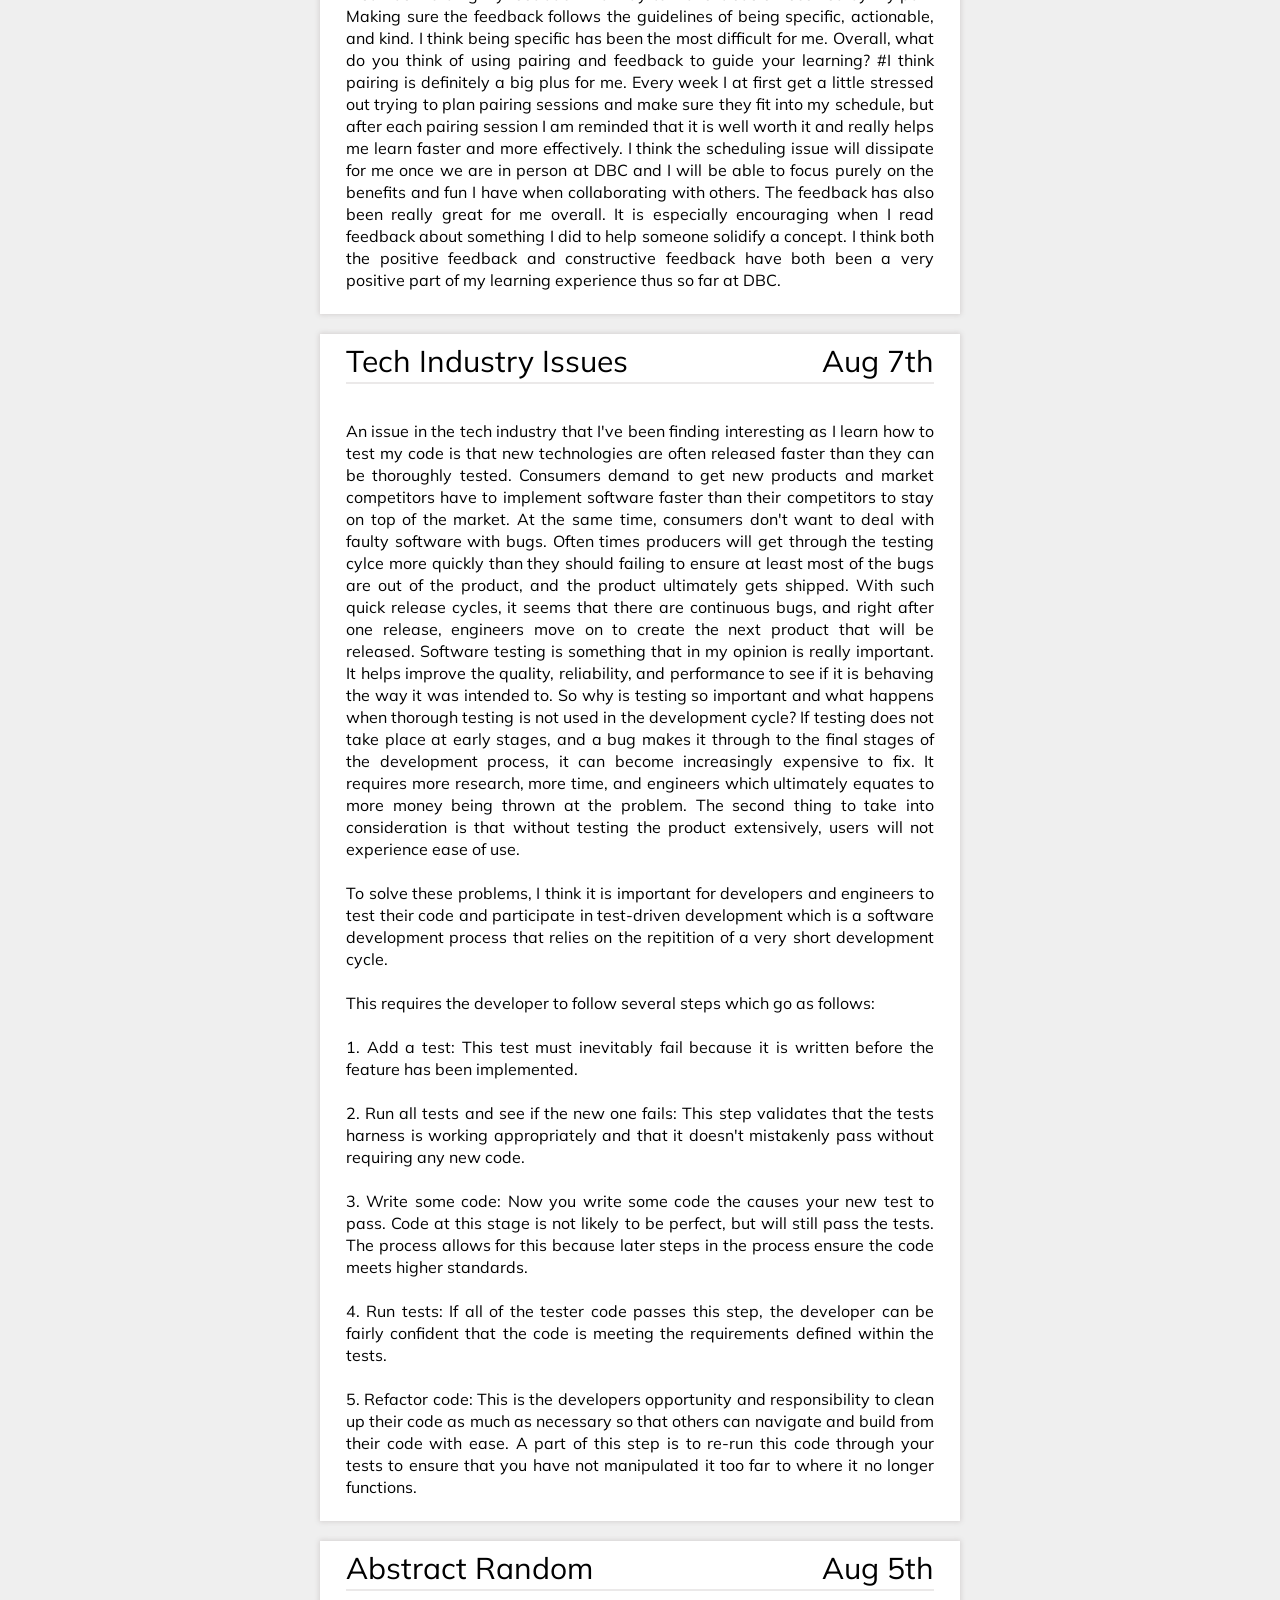
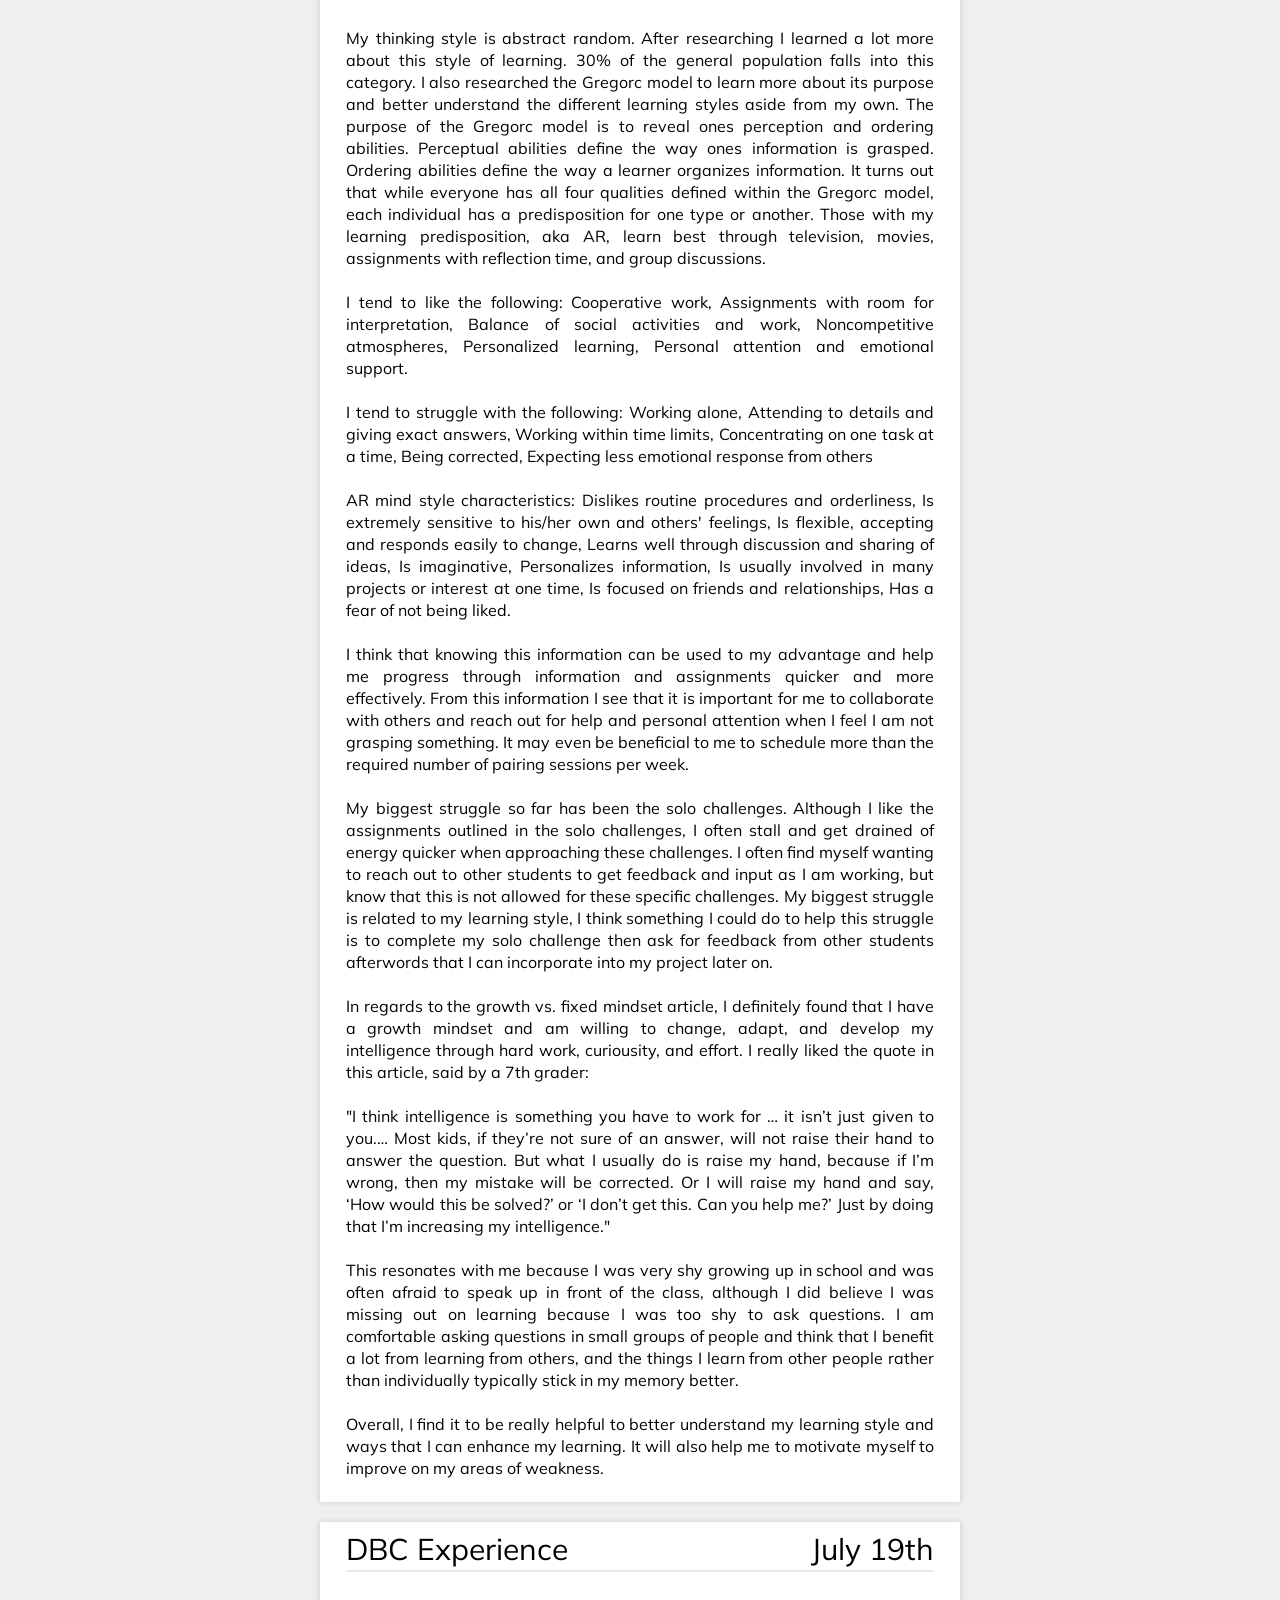
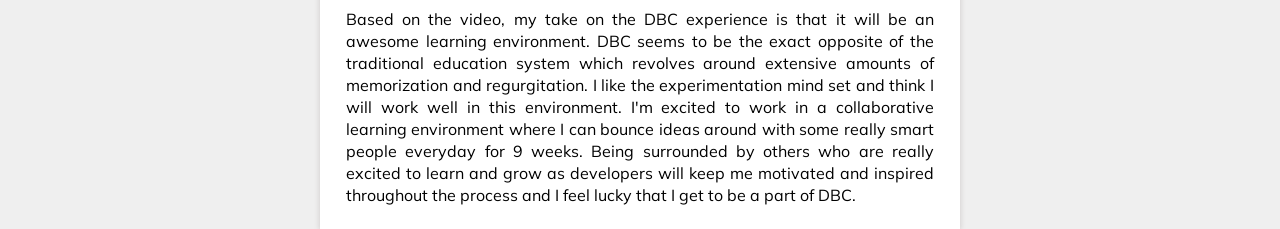
<file: blog-posts/week1_cultural.html>
<!DOCTYPE html>
<html lang="en">
	<head>

		<title>Cultural Blog</title>

		<!-- Meta Tags -->
		<meta charset="utf-8"/>
		
		<!-- Stylesheets -->
		
		<link rel="stylesheet" href="stylesheets/template.css"/>
		<link rel="stylesheet" href="stylesheets/reset.css"/>
		<link href='http://fonts.googleapis.com/css?family=Muli:400,300italic' rel='stylesheet' type='text/css'>
	
	</head>
	<body>
		<header id="header">
			<h1 id="title">Cultural Blog</h1>
			<p id="desc">DBC cultural blog posts</p>
		</header>
		<div id="nav-bar">
			<div id="nav">
				<ul id="buttons">
					<li class="button">
						<a href="../index.html">Home</a>
					</li>
					<li class="button">
						<a href="week1_technical.html">Tech Blog</a>
					</li>
					<li class="button">
						<a href="week1_cultural.html">Culture Blog</a>
					</li>
					<li class="button">
						<a href="../unit1_projects/wireframe_sites.html">Wireframe</a>
					</li>
				</ul>
			</div>
		</div>
		<div id="main-content">
			<div id="post-container">
				<div id="entry-header">
					<h2 id="entry-title">Affirmation/Values</h2>
					<h2 id="entry-date">Aug 31st</h2>
				</div>
				<p class="blog-entry">
					Exploring your values
					<br>
					<br>
					Discuss a time you had an emotional conflict with someone. What was it about? What happened?

The most substantial emotional conflict I have had recently was with my family. 5 years ago I moved out of my parents' house in Northern California to go to school in LA. After four years of simultaneous working and studying, and a solid year of working after that, I decided to move back up north. I decided to do this because I no longer felt stimulated at my job, and couldn't imagine a future for myself doing the kind of work I had been doing. This came as a great surprise to all of the people who positively judged my career path in finance. A lot of people look highly upon jobs relating to law, medicine, and banking, even if they don't truly understand what the work in these fields entails. It is a very strange feeling to be praised for something you don't even enjoy, by people who don't understand what you actually do day-in and day-out. The look of confusion on peoples' faces when I tell them I quit my job at Wells Fargo Capital Finance to learn how to program is priceless. The facial expression usually translates to something along the lines of "wow, you must not be that smart after all". Those who gave me these looks the most were my own family members. This decision I made unraveled into a series of arguments, passive agressive comments, and disappointment towards  me leading me to question myself and question if they were right. If they felt so strongly about it, maybe I was doing the wrong thing.
					<br>
					<br>
					What was the source of the conflict?
The source of the conflict was the fact that my parents and grandparents had helped me pay for my education and thought that switching careers was a complete waste of money they had used to help me through college. What they did not realize though was that although I officially had a major in Finance, the years I spent at school taught me way more than just finance. I learned how to collaborate in teams of different kinds of people. I learned how to speak in public, and share my thoughts on complex topics with the people around me. In my eyes, there was no way to frame my education as a wasted investment, despite the fact that I may have chosen the wrong major.

					<br>
					<br>
					
How did you handle that conflict?
I handled the conflict through a lot of self reflection, sometimes asking myself if they could possible be right. I fully considered this. I double checked my motivations for switching fields, and this made my decision feel even more right for me. I deeply felt that I was making the right decision for my future. Sacrificing repitition in my former job, for being able to build and create, and be a part of a field that is constantly growing and changing was something I felt really good about. 

So after all the thinking I did, I went back to my family and told them how I felt. My mom budged and came around to see it from my point of view. My grandparents are a little more old-fashioned and I believe they still don't fully approve of my decision, and sometimes slip comments about it.
					<br>
					<br>
					Did your actions make the conflict better or worse?
My actions to do some self reflection and explain my point of view to my mom were pretty effective. She has come to be supportive of my decision. I think letting them know that the help they gave me in the past was not wasted was a good idea. Making sure they knew how important all that they have provided me with was something they needed to hear from me. I guess at times I do not verbalize my appreciation as much as I should. My communication is not always on point, particularly so with my parents, but I think I figured it out and handled the situation the best I could.
					<br>
					<br>
				If you could go back, what would you do differently, if anything?
I wouldn't really change anything about the way I handled this situation. I have had similar issues with my parents in the past, and have learned from them. For that reason, I was able to apply what I had learned from past mistakes to this situation making it smoother to deal with.

					<br>
					<br>
					What did you learn from this experience?
I learned that although people might not always understand my point of view or motivations for my actions, it is my own responsibility to communicate effectively and make those involved in my life understand why I do what I do. I can see why my parents thought what they did, but giving them honesty and a better understanding of my motivations helped to resolve the conflict. Communication is always key.
					<br>
					<br>
										
				</p>
			</div>

			<div id="post-container">
				<div id="entry-header">
					<h2 id="entry-title">Affirmation/Values</h2>
					<h2 id="entry-date">Aug 31st</h2>
				</div>
				<p class="blog-entry">
					Exploring your values
					<br>
					<br>
					When you think of the times in your life where you’ve been the happiest, the proudest, or the most satisfied, which of the following values come to mind?
					<br>
					<br>
					Accomplishment Accountability Achievement Activism Adventure Affection Ambition Autonomy Challenge Close relationships Commitment Community Compassion Competence Competition Confidence Conformity Control Coolness under fire Cooperation Courage Creativity Credibility Decisiveness Economic security Effectiveness Efficiency Enthusiasm Environmentalism Excellence Excitement Fairness Faith Fame Free time Freedom Friendships Growth Having a family Health Helping other people Helping society Honesty Hospitality Independence Influence Inner harmony Insight Inspiration Integrity Intellectual status Introspection Justice Knowledge Leadership Location Loyalty Meaningful work Mentorship Merit Money Movement Music Nature Openness Order Patriotism Peace Persistance Personal development Physical challenge Pleasure Power and authority Privacy Public service Purity Quality Recognition Reputation Responsibility Romance Security Self-knowledge Self-reliance Self-respect Serenity Sophistication Spirituality Stability Status Tranquility Truth Vibrancy Volunteering Wealth Will-power Wisdom [add any that I missed]

					<br>
					<br>
					Select a value
					<br>
					<br>
					Pick one value and write a couple of sentences about why one of the values you chose is important to you.
					<br>
					<br>
					This week we were asked to think about times in our lives when we have been the happiest, proudest, or most satisfied. One of the things that has consistently made me feel a deep sense of happiness throughout my life has been helping other people. The value I'm going to focus on here though is self-knowledge, something that has given me a lot of happiness and awareness, and in-turn has enabled me to better help the people around me. For me, self-knowledge and awareness is a continual learning process that I try to hold myself to, although it is difficult to constantly be in a state of self-awareness. The official definition of self-knowledge is as follows: "knowledge or understanding of oneself, one's character, abilities, motives, etc.". Gaining this knowledge entails constantly asking myself questions about my motives and the choices I make, and better understanding my internal dialogue and dilemma. I have maintained this process through a lot of self-reflection, which a lot of times means calling myself out when I am not behaving(towards others or myself) up to my personal standards. Some of my most satisfying moments have been when I've been able to better understand myself and the way I react to people/situations around me. This process has helped me better identify my goals in life and identify times when I am headed down the wrong path for myself. It has also helped me to identify the things and people that make me happy. Gaining self knowledge has led to me to be a better and more effective communicator which has had a positive ripple effect on various aspects of my life - school, work and relationships.

					<br>
					<br>
					Values in your Life
					<br>
					<br>
					Answer the following for the values you chose in Exercise 1:
					<br>
					<br>
					In general, I try to live up to these values:
					<br>
					<br>
					Disagree 1 ----- 2 ----- 3 ----- 4 ----- 5 Agree
					<br>
					<br>
					Challenge ----- 4
					Compassion ----- 5
					Credibility ----- 5 
					Friendships ----- 5
					Helping other People ----- 4
					Introspection ----- 4
					Meaningful work ----- 5
					Personal development ----- 5
					Self-Knowledge ----- 4
					<br>
					<br>
					I chose a couple extra values which are also very important to me.
					<br>
					<br>

					Advice
					<br>
					<br>
					What was the last topic that someone asked for your advice on?
					<br>
					<br>
					In the past couple weeks I have been asked for advice on all sorts of topics. One friend asked me for relationsip advice and another asked me for advice on a job they were thinking about taking.
					<br>
					<br>
					I often find that all of my friends like to vent their problems to me and ask me for advice. I don't think this is necessarily because I give good advice. I think it is because I am a natural listener and can encourage people to trace the root of their own problems by asking them the right questions. A lot of times, I think people simply need to verbalize their dilemma to better understand it themselves and I have seen a lot of my friends figure out the answer to their problems amidst their venting sessions. Other times my friends have needed more help finding their answers. This usually comes into play with friends that aren't the best at communicating and tend to be shy about sharing their feelings. With these friends it doesn't take much more than asking them questions about their situation and helping them to think deeply about what they really want and need for themselves. 
					<br>
					<br>

					Values and Stereotype threat
					<br>
					<br>
					How do you feel when you think about your values? Do you think it can help you mediate stereotype threat if you recognize you feel it?
					<br>
					<br>
					I feel good when I think about my values, but after writing about them and focusing on them in this post, I think I could be keeping them present in my mind more often. In a prior post I said that I have not really felt any stereotype threat before, but have seen it happening to other people. I still can't put my finger on any situations where I have felt it in the past.
					<br>
					<br>
					Can you think of any other exercises you can use to help you when you are feeling down (for whatever reason) at DBC?
					<br>
					<br>
					I think the most important thing I can do when I'm feeling down at DBC will be to make sure I am paying attention to myself. A lot of times I get so caught up in my work and how quickly I need to complete a project that I forgot to take a breather and calm my mind. This is something I think is really important to progress and producing quality creative work. When my mind is overwhelmed or stressed, I become less creative and open-minded. At DBC, I think preventing this will require taking time to rest and taking enough breaks to refresh my mind in order to maintain a sense of tranquility and creative focus.
										
				</p>
			</div>



					






			<div id="post-container">
				<div id="entry-header">
					<h2 id="entry-title">Stereotype Threat</h2>
					<h2 id="entry-date">Aug 22nd</h2>
				</div>
				<p class="blog-entry">
					This was my first time reading about stereotype threat, and I can say I was pretty unaware of the effects of it. As a white female, I can't say that I have really felt any fears being a minority in many settings - I previously worked in the male dominated finance world, and will soon be working in the male dominated tech world. Keeping that in mind, this hasn't really been an issue for me as I never thought myself to be inferior due to my sex or had any insecurities about it. In situations where others may have made remarks or suggestions about this matter, I have never taken it to heart or let it bother me. I myself don't think of people of any kind as being superior or inferior to another based on race, gender, or ethnicity. I cannot speak for people of other minority groups or racial groups that may have different experiences from me. I can imagine that this may be an issue for other groups and based on different upbringings, social settings, and general surroundings, many groups may have been treated in ways that made them think others viewed them as inferior. And I imagine that in this situation it would be difficult to break out of these thoughts if one had been exposed to this repeatedly throughout their life. That being said, I think it is a shame that all people cannot see that everyone is on the same level, and can reach the same level of achievement. I think it is important to be sensitive to those with different cultures and backgrounds from my own and make sure that anyone I come acrossed feels comfortable collaborating with me, as I believe that everyone is just as capable as I am.

					<br>
					<br>
					If ever I am in a situation where I sense that someone feels this way or is suffering from stereotype threat, I will encourage them and help them feel more comfortable in their surroundings so they do not feel they are being judged for any reason. I think in a learning or working environment, to ensure I am making others feel comfortable around me, I will ask for their feedback about their experience with me. 

					<br>
					<br>

					To help alieviate this situation and make others around me feel comfortable and capable, I will be sensitive to those that I am working with and treat them with care, respect, and consideration. 

					<br>
					<br>

					
				</p>
			</div>
			<div id="post-container">
				<div id="entry-header">
					<h2 id="entry-title">Pairing & Feedback</h2>
					<h2 id="entry-date">Aug 13th</h2>
				</div>
				<p class="blog-entry">
					- What was it like to pair with others to solve challenges?
	#Pairing with others to solve challenges is actually more effective for me than when I work solo. I have found that in working with others, I get a better grasp of the material. If the other pair knows more, they have helped me get up to speed. If I know more during a session, I benefit a lot from explaining the concepts to my pair as it helps me to solidify my learnings by being forced to fully understand my thought processes.
- Was something particularly fun or rewarding?
	#Something particularly fun is when both my pair and I are stuck on something, neither of us can figure it out, that is the point where I have experienced the most collaboration, deep thought, and strategizing in order to solve the problem at hand. In the moments I have experienced this, my pair(s) and I have really overcome some hurdles, and these are the challenges I have learned from and retained information from the most.

- Was something frustrating and difficult for you?
	#Sometimes it can be frustrating if your pair knows more about a topic than you do but they are not as talkative or communicative in explaining the work they have implemented. This can be very frustrating because it forces you to go on after the session and try to wrap your head around some code you don't necessarily understand but have implemented in your solution that you will be submitting. I have found that this scenario requires about two extra hours of research to make sure you are confident with what the code is doing.

#### Feedback
- How did you feel when you read your feedback? 
	#I was a little nervous at first to read my feedback, not knowing how I was doing or if I was collaborating up to everyone's standards, but after reading the feedback I have become more comfortable with it. The feedback has overall been really positive and constructive for me to use in improving myself and the way in which I work with others.

- Was the feedback you received helpful to your learning?
	#The feedback is very helpful. I think it makes me more aware of myself when collaborating. Sometimes I will notice I am getting to caught up in my own head thinking about how to approach a challenge. This is something I have noticed in my feedback, so now when I am pairing, I try to catch myself when I start doing this. Ultimately it makes me a better communicator if I can get into a habit of thinking out loud and making sure my pair is on the same page as me.

- Based on the feedback you've received, what are you going to 
do to improve next time you pair?
	#Based on the feedback I have received, I am going to continue to try and be more verbal and make sure I am expressing myself in a clear and concise way. I have found that asking my pair during the session if I am communicating enough and if they are understanding what I am thinking has been very helpful. Doing this has given me instant feedback and hopefully has made my pairing sessions more comfortable for my pairs.
- How was it to write feedback? 
	#Writing feedback it tough. It is hard to point out one specific thing to constructively criticize about my pairs because usually my sessions go really well and I don't have any complaints. I have instead tried to look for feedback that can help them learn more effectively, whether it be a weakness in terms of coding that I notice, or lack of communication. This has become easier for me than it was in the intial weeks because I have seen how helpful the feedback has been for me and it motivates me to give the other boots the best and most helpful feedback I can to help them continuously grow and improve.

- What was most difficult for you when writing feedback for your pair?
	#The most difficult thing for me at first was wording my feedback in a way to make it easier received by my pair. Making sure the feedback follows the guidelines of being specific, actionable, and kind. I think being specific has been the most difficult for me.

Overall, what do you think of using pairing and feedback to guide your learning?
	#I think pairing is definitely a big plus for me. Every week I at first get a little stressed out trying to plan pairing sessions and make sure they fit into my schedule, but after each pairing session I am reminded that it is well worth it and really helps me learn faster and more effectively. I think the scheduling issue will dissipate for me once we are in person at DBC and I will be able to focus purely on the benefits and fun I have when collaborating with others. The feedback has also been really great for me overall. It is especially encouraging when I read feedback about something I did to help someone solidify a concept. I think both the positive feedback and constructive feedback have both been a very positive part of my learning experience thus so far at DBC.

				</p>
			</div>
			<div id="post-container">
				<div id="entry-header">
					<h2 id="entry-title">Tech Industry Issues</h2>
					<h2 id="entry-date">Aug 7th</h2>
				</div>
				<p class="blog-entry">
					An issue in the tech industry that I've been finding interesting as I learn how to test my code is that new technologies are often released faster than they can be thoroughly tested. Consumers demand to get new products and market competitors have to implement software faster than their competitors to stay on top of the market. At the same time, consumers don't want to deal with  faulty software with bugs. Often times producers will get through the testing cylce more quickly than they should failing to ensure at least most of the bugs are out of the product, and the product ultimately gets shipped. With such quick release cycles, it seems that there are continuous bugs, and right after one release, engineers move on to create the next product that will be released. Software testing is something that in my opinion is really important. It helps improve the quality, reliability, and performance to see if it is behaving the way it was intended to. So why is testing so important and what happens when thorough testing is not used in the development cycle? If testing does not take place at early stages, and a bug makes it through to the final stages of the development process, it can become increasingly expensive to fix. It requires more research, more time, and engineers which ultimately equates to more money being thrown at the problem. The second thing to take into consideration is that without testing the product extensively, users will not experience ease of use.

					<br>
					<br>

					To solve these problems, I think it is important for developers and engineers to test their code and participate in test-driven development which is a software development process that relies on the repitition of a very short development cycle.

					<br>
					<br>

					This requires the developer to follow several steps which go as follows: 
					
					<br>
					<br>
					1. Add a test: This test must inevitably fail because it is written before the feature has been implemented.
					<br>
					<br>
					2. Run all tests and see if the new one fails: This step validates that the tests harness is working appropriately and that it doesn't mistakenly pass without requiring any new code.
					<br>
					<br>
					3. Write some code: Now you write some code the causes your new test to pass. Code at this stage is not likely to be perfect, but will still pass the tests. The process allows for this because later steps in the process ensure the code meets higher standards.
					<br>
					<br>
					4. Run tests: If all of the tester code passes this step, the developer can be fairly confident that the code is meeting the requirements defined within the tests.
					<br>
					<br>
					5. Refactor code: This is the developers opportunity and responsibility to clean up their code as much as necessary so that others can navigate and build from their code with ease. A part of this step is to re-run this code through your tests to ensure that you have not manipulated it too far to where it no longer functions.

					
				</p>
			</div>
			
			<div id="post-container">
				<div id="entry-header">
					<h2 id="entry-title">Abstract Random</h2>
					<h2 id="entry-date">Aug 5th</h2>
				</div>
				<p class="blog-entry">
					My thinking style is abstract random. After researching I learned a lot more about this style of learning. 30% of the general population falls into this category. I also researched the Gregorc model to learn more about its purpose and better understand the different learning styles aside from my own. The purpose of the Gregorc model is to reveal ones perception and ordering abilities. Perceptual abilities define the way ones information is grasped. Ordering abilities define the way a learner organizes information. It turns out that while everyone has all four qualities defined within the Gregorc model, each individual has a predisposition for one type or another. Those with my learning predisposition, aka AR, learn best through television, movies, assignments with reflection time, and group discussions. 
					<br>
					<br>

					I tend to like the following: Cooperative work, Assignments with room for interpretation, Balance of social activities and work, Noncompetitive atmospheres, Personalized learning, Personal attention and emotional support.

					<br>
					<br>

					I tend to struggle with the following: Working alone, Attending to details and giving exact answers, Working within time limits, Concentrating on one task at a time, Being corrected, Expecting less emotional response from others
					
					<br>
					<br>

					AR mind style characteristics: Dislikes routine procedures and orderliness, Is extremely sensitive to his/her own and others' feelings, Is flexible, accepting and responds easily to change, Learns well through discussion and sharing of ideas, Is imaginative, Personalizes information, Is usually involved in many projects or interest at one time, Is focused on friends and relationships, Has a fear of not being liked.
					
					<br>
					<br>

					I think that knowing this information can be used to my advantage and help me progress through information and assignments quicker and more effectively. From this information I see that it is important for me to collaborate with others and reach out for help and personal attention when I feel I am not grasping something. It may even be beneficial to me to schedule more than the required number of pairing sessions per week. 
					
					<br>
					<br>

					My biggest struggle so far has been the solo challenges. Although I like the assignments outlined in the solo challenges, I often stall and get drained of energy quicker when approaching these challenges. I often find myself wanting to reach out to other students to get feedback and input as I am working, but know that this is not allowed for these specific challenges. My biggest struggle is related to my learning style, I think something I could do to help this struggle is to complete my solo challenge then ask for feedback from other students afterwords that I can incorporate into my project later on. 

					<br>
					<br>
					
					In regards to the growth vs. fixed mindset article, I definitely found that I have a growth mindset and am willing to change, adapt, and develop my intelligence through hard work, curiousity, and effort.
					I really liked the quote in this article, said by a 7th grader: 

					<br>
					<br>
					
					"I think intelligence is something you have to work for … it isn’t just given to you.… Most kids, if they’re not sure of an answer, will not raise their hand to answer the question. But what I usually do is raise my hand, because if I’m wrong, then my mistake will be corrected. Or I will raise my hand and say, ‘How would this be solved?’ or ‘I don’t get this. Can you help me?’ Just by doing that I’m increasing my intelligence." 

					<br>
					<br>
					
					This resonates with me because I was very shy growing up in school and was often afraid to speak up in front of the class, although I did believe I was missing out on learning because I was too shy to ask questions. I am comfortable asking questions in small groups of people and think that I benefit a lot from learning from others, and the things I learn from other people rather than individually typically stick in my memory better.

					<br>
					<br>
					
					Overall, I find it to be really helpful to better understand my learning style and ways that I can enhance my learning. It will also help me to motivate myself to improve on my areas of weakness.

				</p>
			</div>
			<div id="post-container">
				<div id="entry-header">
					<h2 id="entry-title">DBC Experience</h2>
					<h2 id="entry-date">July 19th</h2>
				</div>
				<p class="blog-entry">
					Based on the video, my take on the DBC experience is that it will be an awesome learning environment. DBC seems to be the exact opposite of the traditional education system which revolves around extensive amounts of memorization and regurgitation. I like the experimentation mind set and think I will work well in this environment. I'm excited to work in a collaborative learning environment where I can bounce ideas around with some really smart people everyday for 9 weeks. Being surrounded by others who are really excited to learn and grow as developers will keep me motivated and inspired throughout the process and I feel lucky that I get to be a part of DBC.

					
				</p>
			</div>
			
		</div>

	</body>
</file>
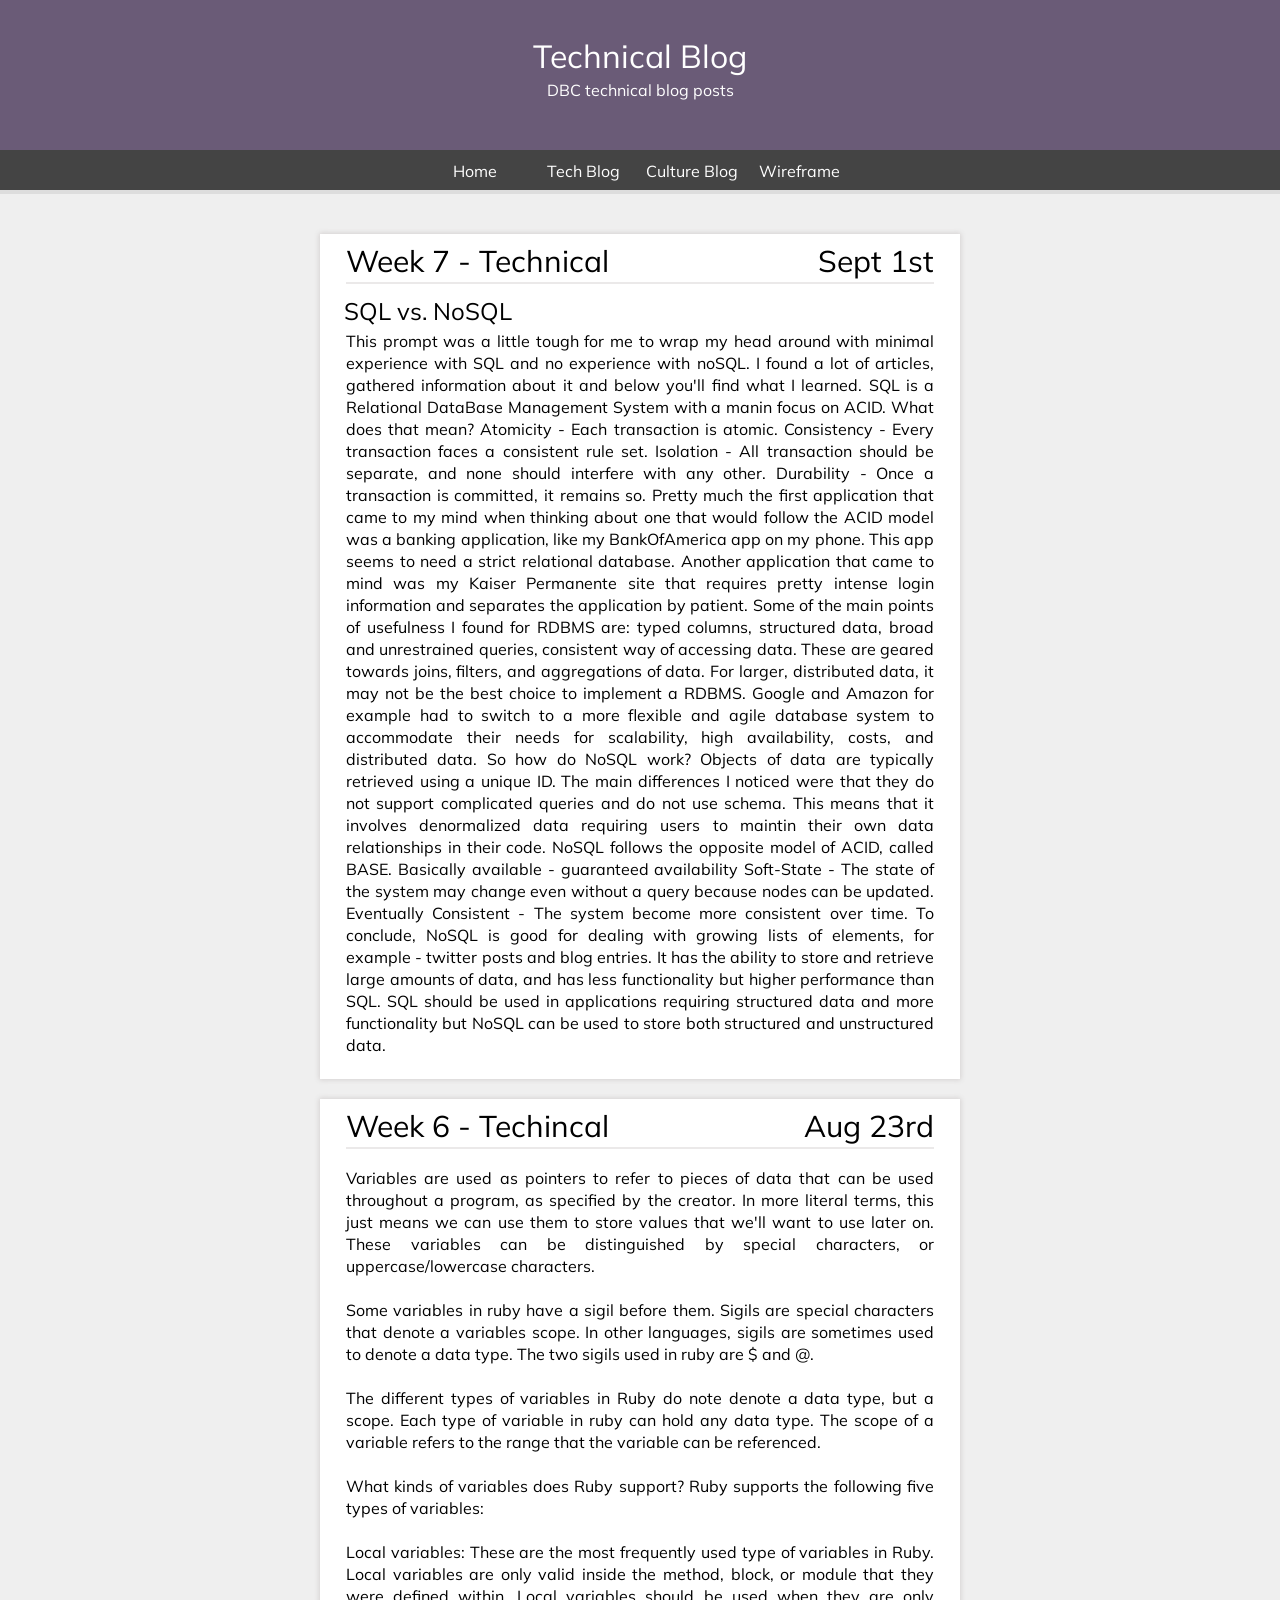
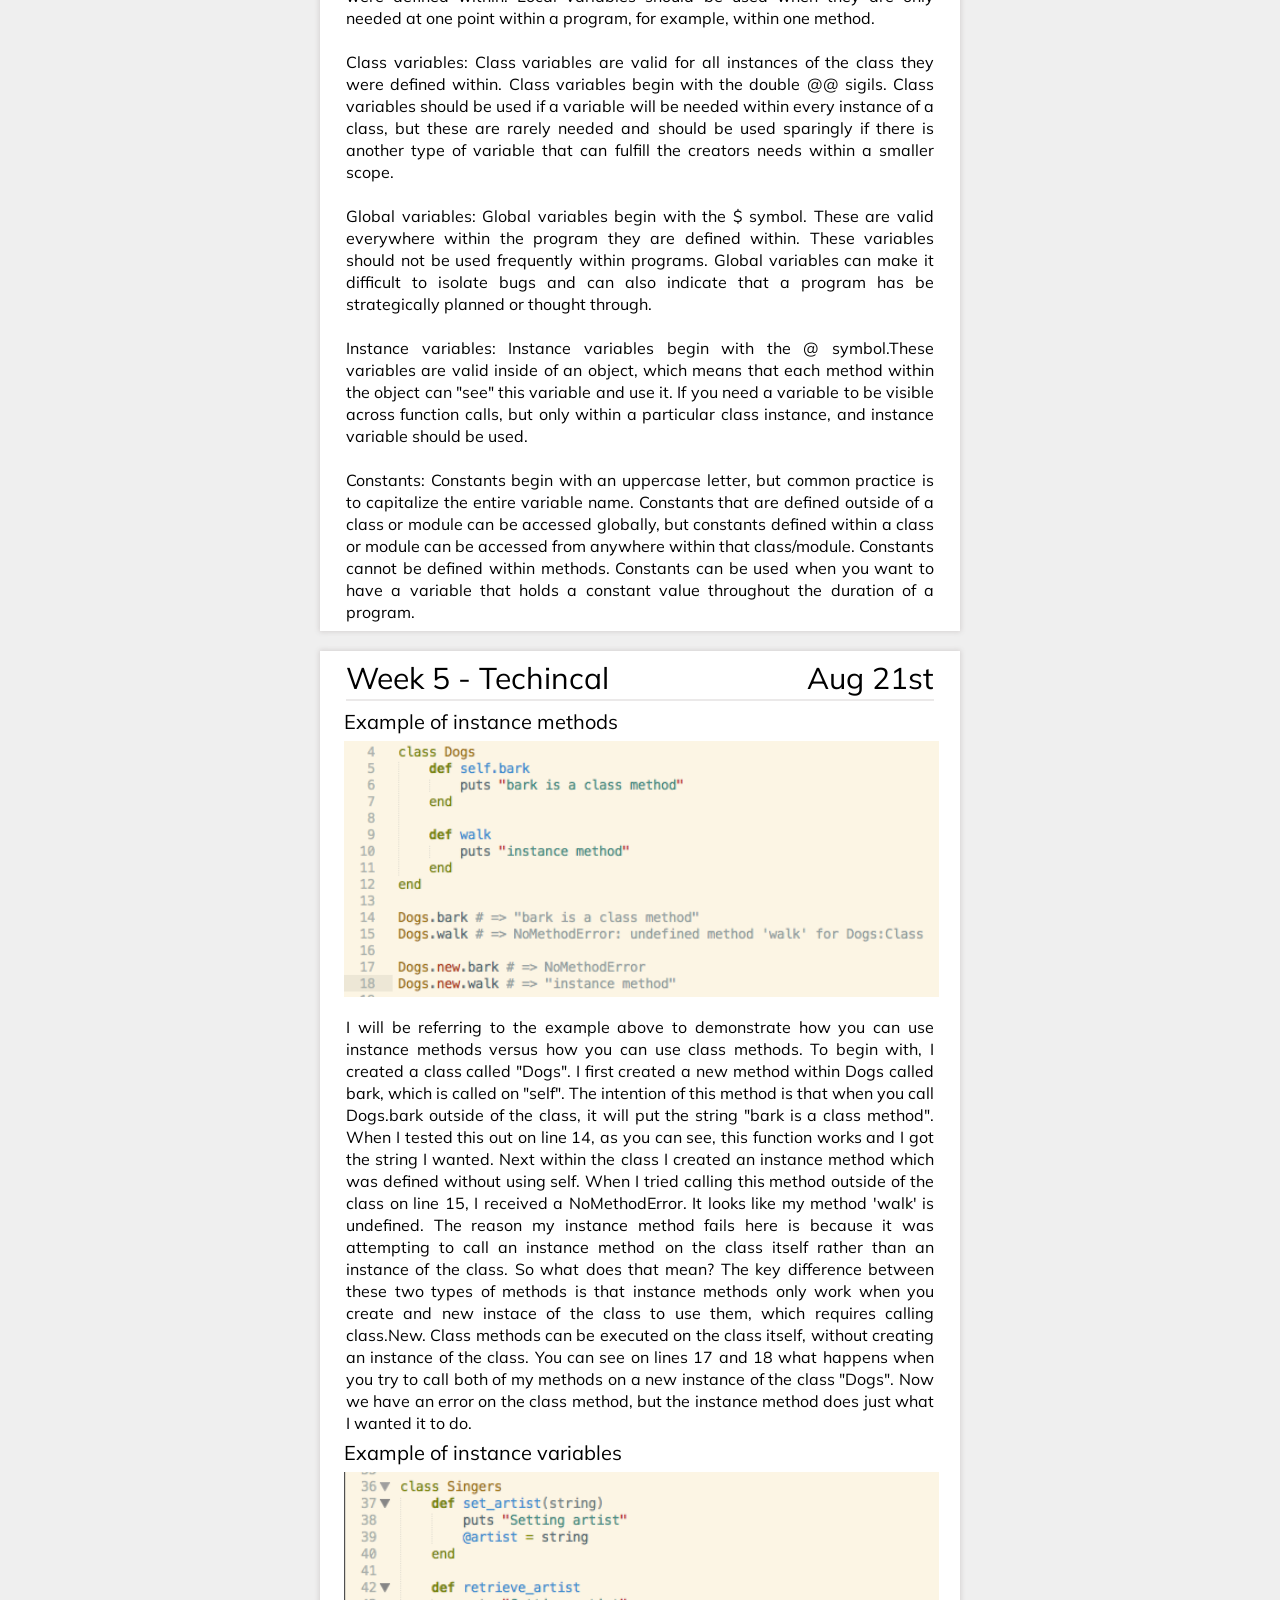
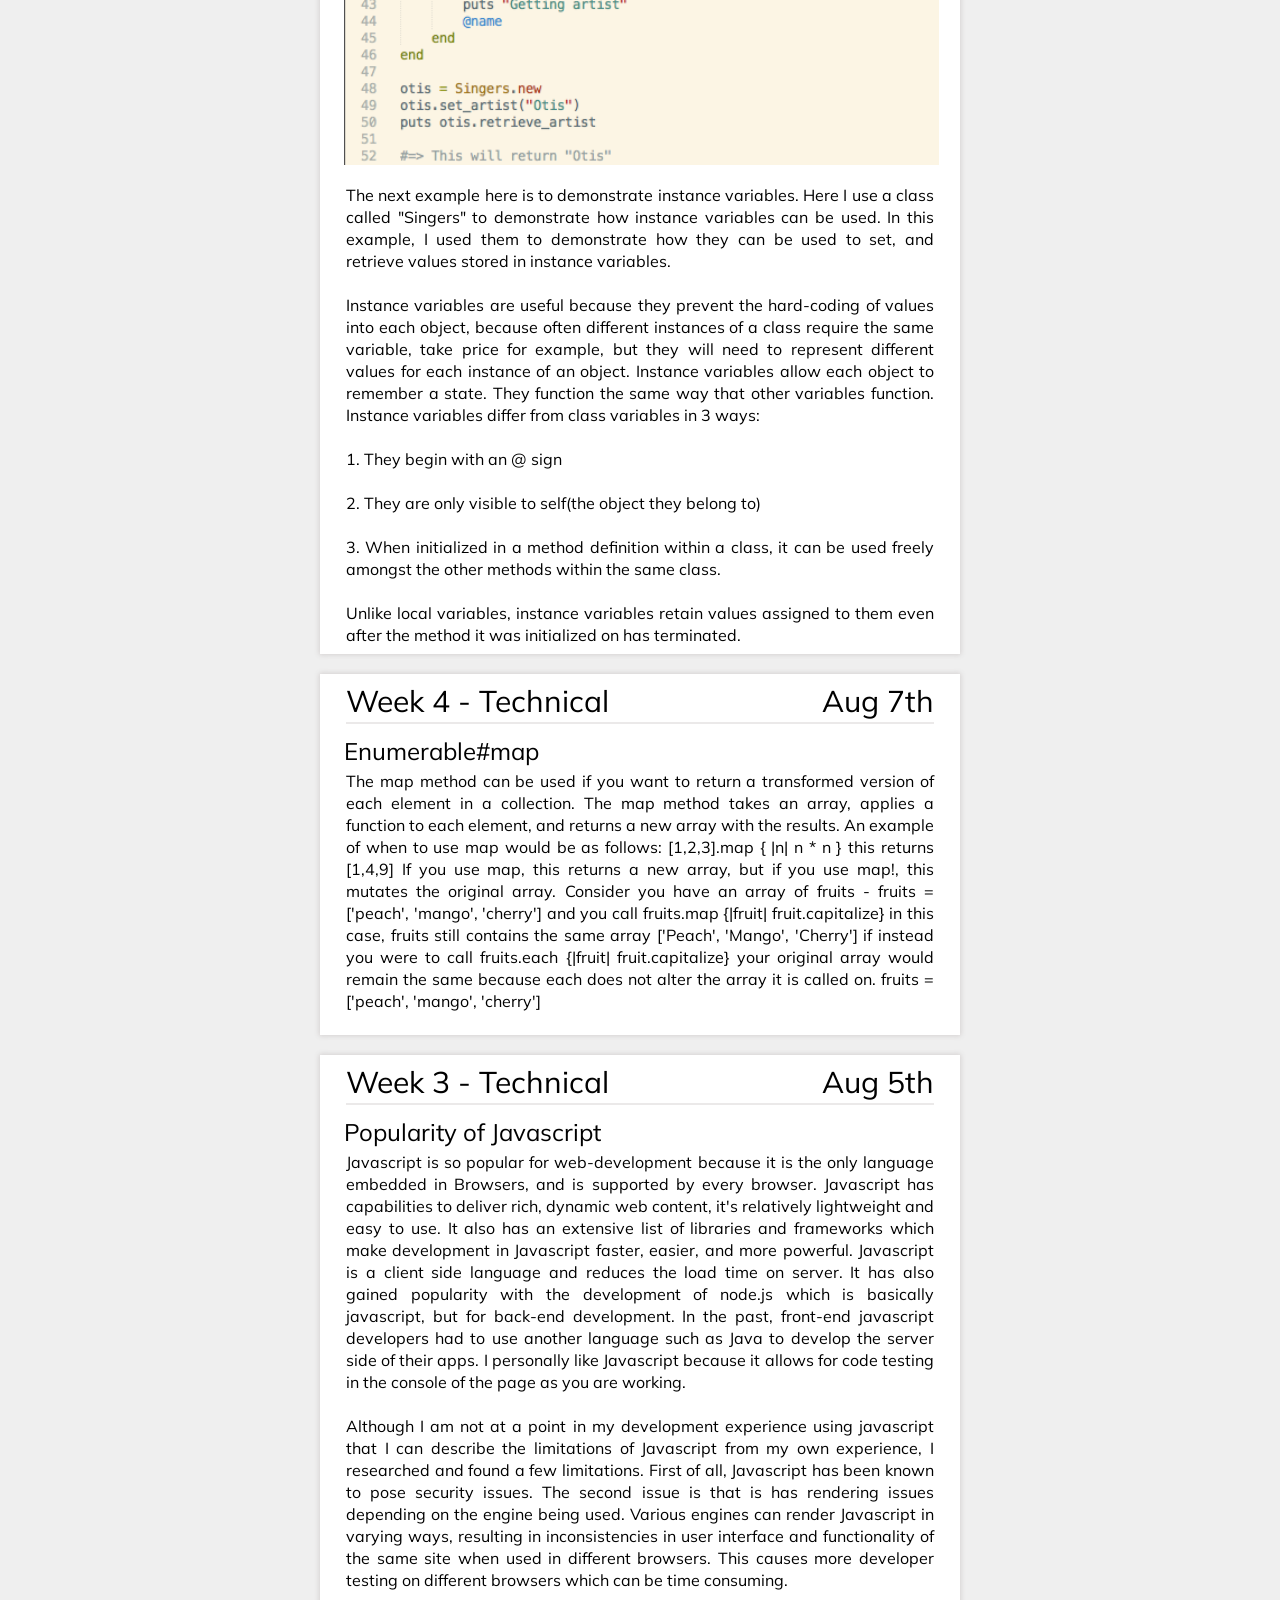
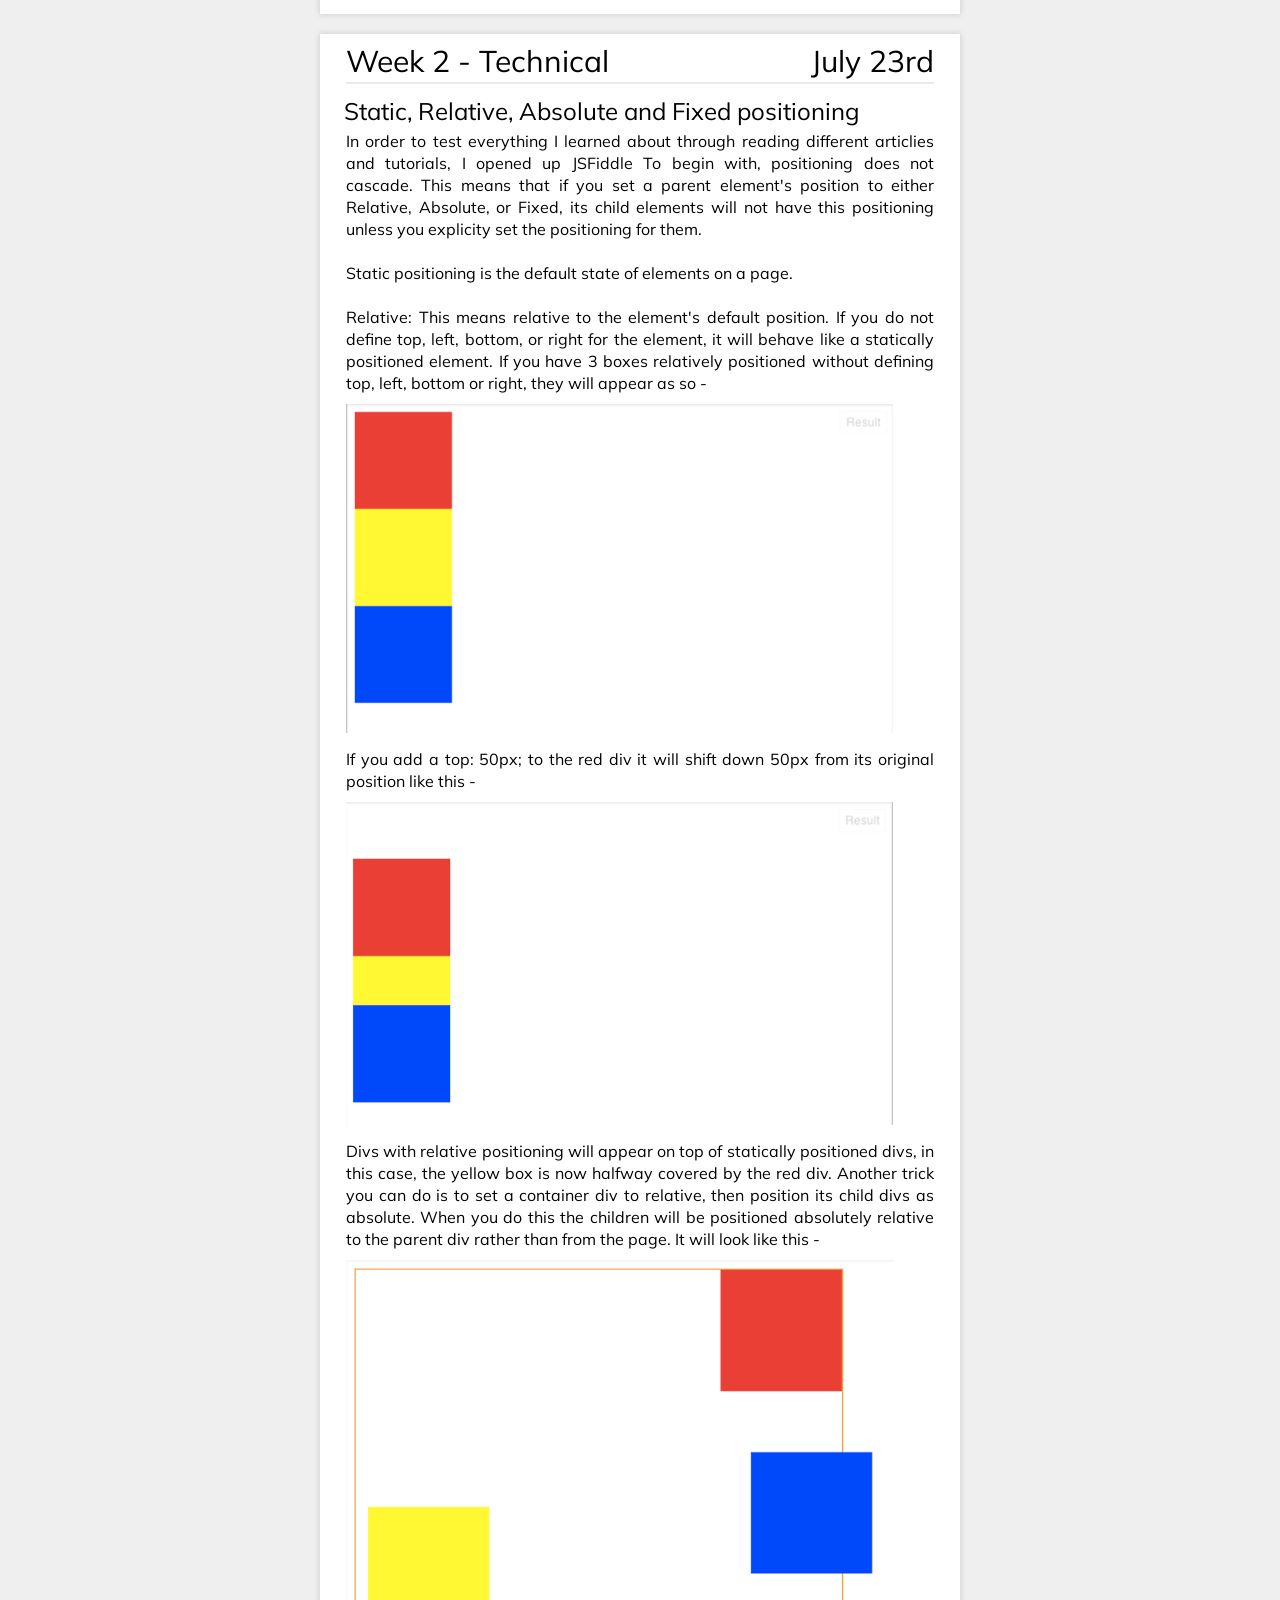
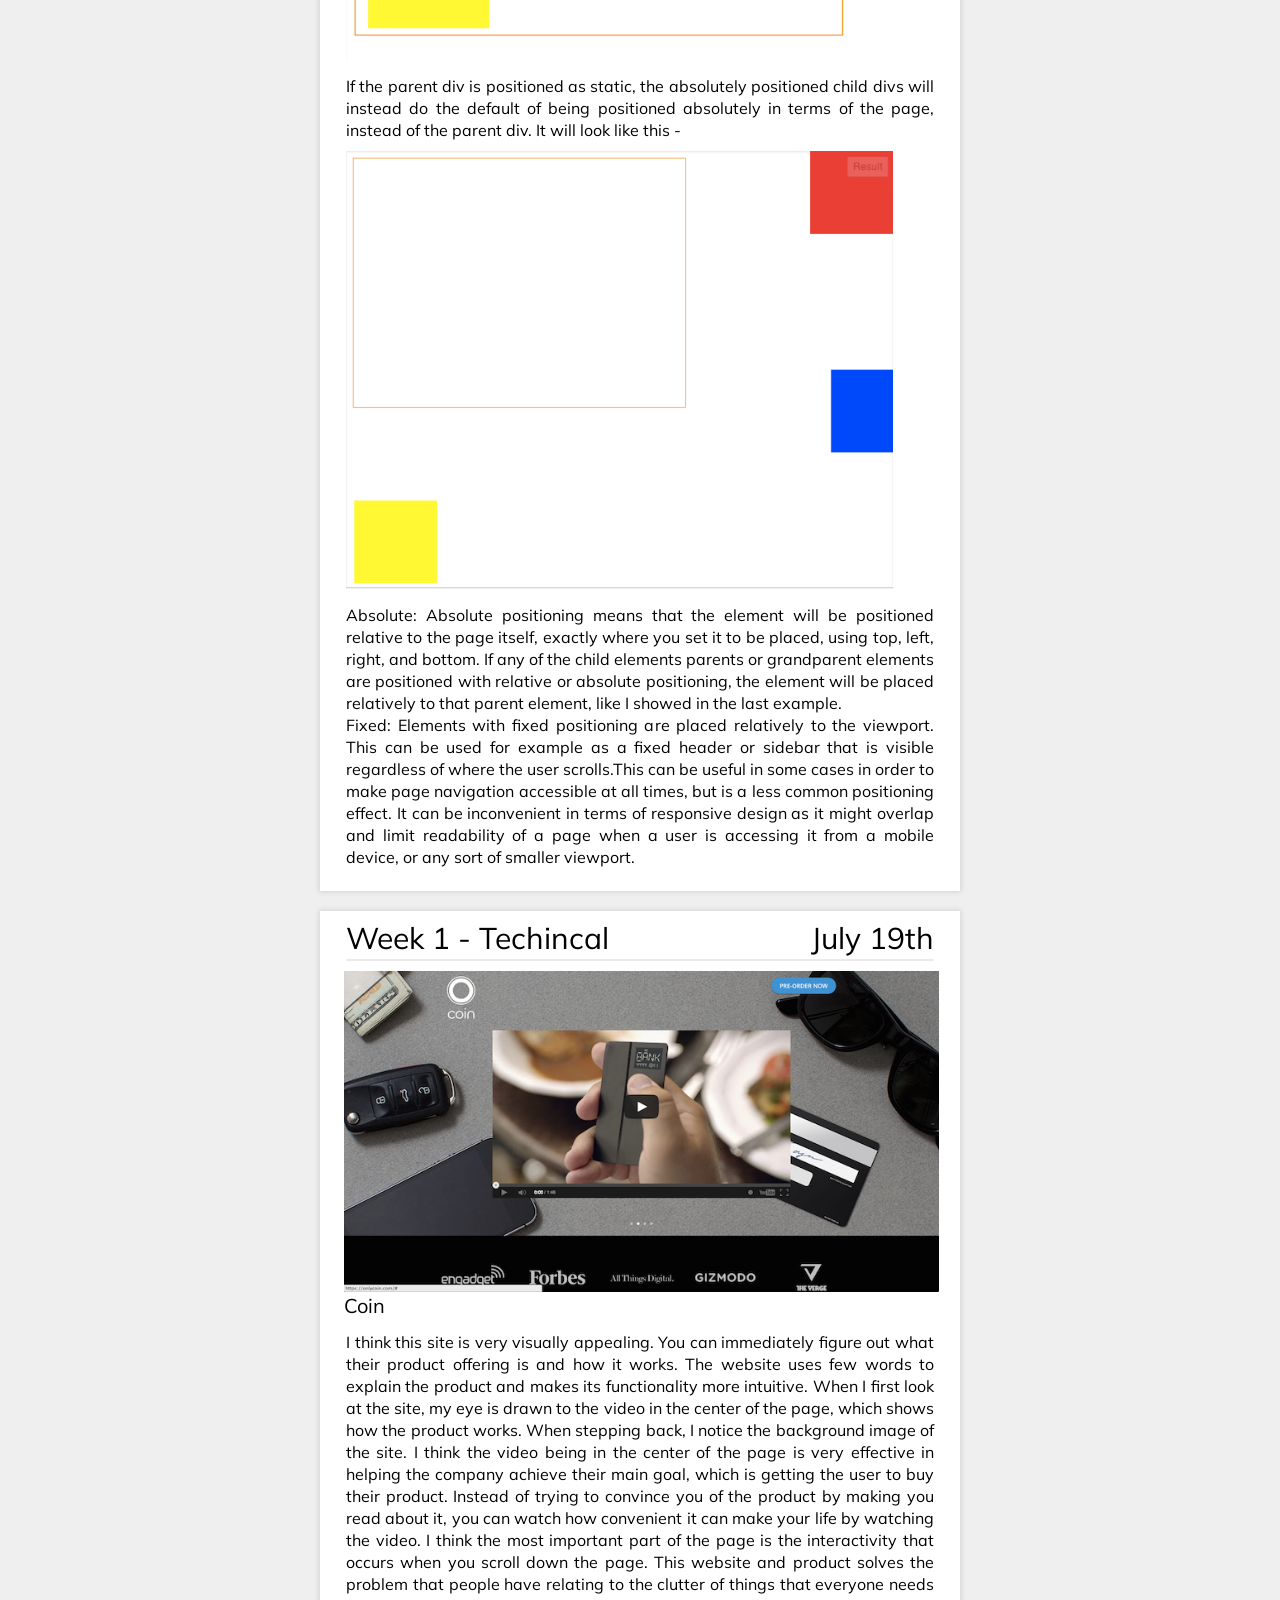
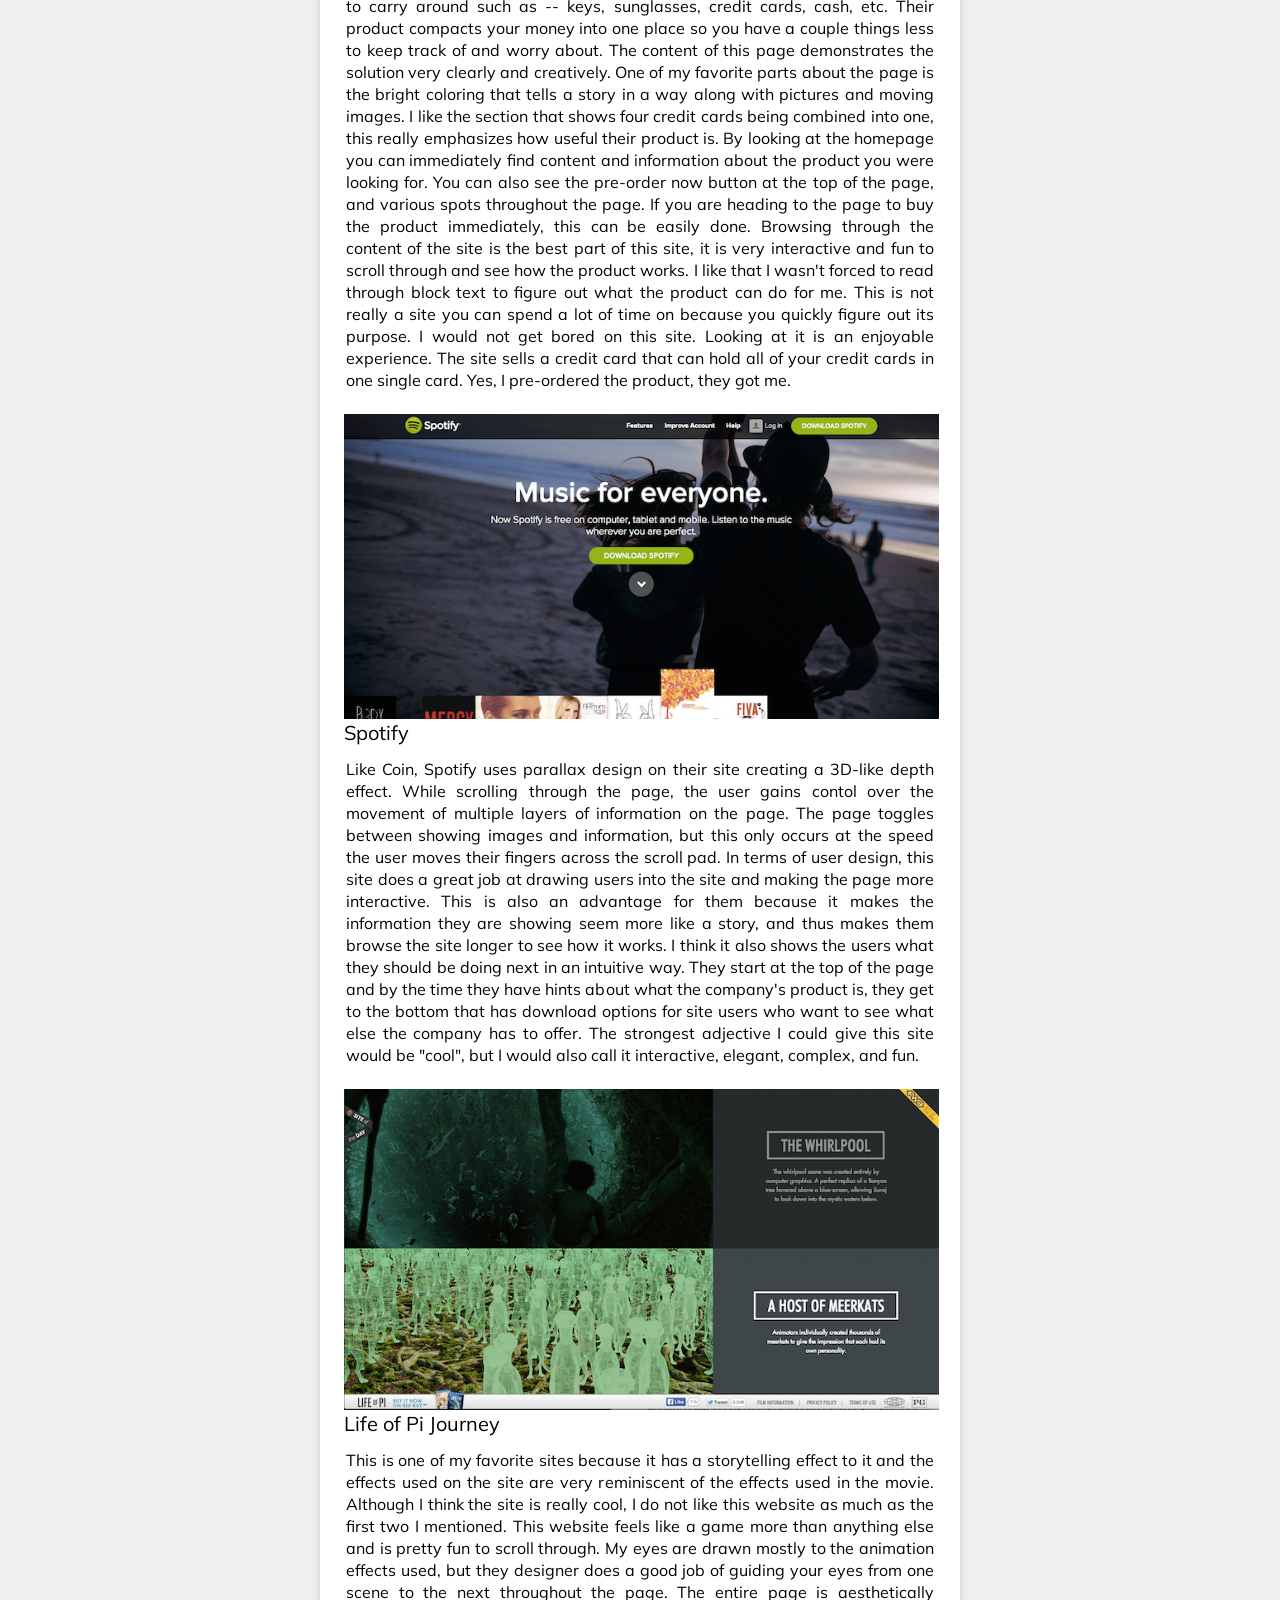
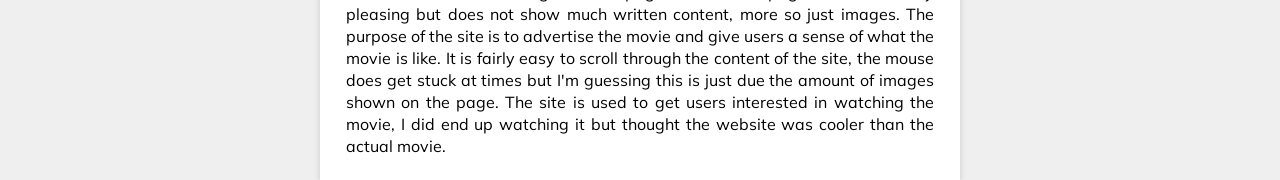
<file: blog-posts/week1_technical.html>
<!DOCTYPE html>
<html lang="en">
	<head>

		<title>Technical Blog</title>

		<!-- Meta Tags -->
		<meta charset="utf-8"/>
		
		<!-- Stylesheets -->
		
		<link rel="stylesheet" href="stylesheets/template.css"/>
		<link rel="stylesheet" href="stylesheets/reset.css"/>
		<link href='http://fonts.googleapis.com/css?family=Muli:400,300italic' rel='stylesheet' type='text/css'>
	
	</head>
	<body>
		<header id="header">
			<h1 id="title">Technical Blog</h1>
			<p id="desc">DBC technical blog posts</p>
		</header>
		<div id="nav-bar">
			<div id="nav">
				<ul id="buttons">
					<li class="button">
						<a href="../index.html">Home</a>
					</li>
					<li class="button">
						<a href="week1_technical.html">Tech Blog</a>
					</li>
					<li class="button">
						<a href="week1_cultural.html">Culture Blog</a>
					</li>
					<li class="button">
						<a href="../unit1_projects/wireframe_sites.html">Wireframe</a>
					</li>
				</ul>
			</div>
		</div>
		
				

		<div id="main-content">
			<div id="which-blog">
				<div id="post-container">
				<div id="entry-header">
					<h2 id="entry-title">Week 7 - Technical</h2>
					<h2 id="entry-date">Sept 1st</h2>
				</div>
				<h1 class="week-2-title">SQL vs. NoSQL</h1>
				<p class="blog-entry" id="week-2">
					This prompt was a little tough for me to wrap my head around with minimal experience with SQL and no experience with noSQL. I found a lot of articles, gathered information about it and below you'll find what I learned.

					SQL is a Relational DataBase Management System with a manin focus on ACID. What does that mean?

					Atomicity - Each transaction is atomic. 
					Consistency - Every transaction faces a consistent rule set.
					Isolation - All transaction should be separate, and none should interfere with any other.
					Durability - Once a transaction is committed, it remains so.

					Pretty much the first application that came to my mind when thinking about one that would follow the ACID model was a banking application, like my BankOfAmerica app on my phone. This app seems to need a strict relational database. Another application that came to mind was my Kaiser Permanente site that requires pretty intense login information and separates the application by patient.

					Some of the main points of usefulness I found for RDBMS are: typed columns, structured data, broad and unrestrained queries, consistent way of accessing data.

					These are geared towards joins, filters, and aggregations of data.


					For larger, distributed data, it may not be the best choice to implement a RDBMS.

					Google and Amazon for example had to switch to a more flexible and agile database system to accommodate their needs for scalability, high availability, costs, and distributed data.

					So how do NoSQL work?
					Objects of data are typically retrieved using a unique ID. The main differences I noticed were that they do not support complicated queries and do not use schema. This means that it involves denormalized data requiring users to maintin their own data relationships in their code. NoSQL follows the opposite model of ACID, called BASE.

					Basically available - guaranteed availability
					Soft-State - The state of the system may change even without a query because nodes can be updated.
					Eventually Consistent - The system become more consistent over time.

					To conclude, NoSQL is good for dealing with growing lists of elements, for example - twitter posts and blog entries. It has the ability to store and retrieve large amounts of data, and has less functionality but higher performance than SQL. SQL should be used in applications requiring structured data and more functionality but NoSQL can be used to store both structured and unstructured data.
    
				</p>
			</div>	

			<div id="post-container">	
				<div id="entry-header">
					<h2 id="entry-title">Week 6 - Techincal</h2>
					<h2 id="entry-date">Aug 23rd</h2>
				</div>
					
				<p class="blog-entry" id="instance">
					
					Variables are used as pointers to refer to pieces of data that can be used throughout a program, as specified by the creator. In more literal terms, this just means we can use them to store values that we'll want to use later on. These variables can be distinguished by special characters, or uppercase/lowercase characters.

					<br>
					<br>

					Some variables in ruby have a sigil before them. Sigils are special characters that denote a variables scope. In other languages, sigils are sometimes used to denote a data type. The two sigils used in ruby are $ and @.
					<br>
					<br>
					The different types of variables in Ruby do note denote a data type, but a scope. Each type of variable in ruby can hold any data type. The scope of a variable refers to the range that the variable can be referenced. 
					<br>
					<br>
					What kinds of variables does Ruby support?
					Ruby supports the following five types of variables:
					<br>
					<br>
					Local variables: These are the most frequently used type of variables in Ruby. Local variables are only valid inside the method, block, or module that they were defined within. Local variables should be used when they are only needed at one point within a program, for example, within one method.
					<br>
					<br>
					Class variables: Class variables are valid for all instances of the class they were defined within. Class variables begin with the double @@ sigils. Class variables should be used if a variable will be needed within every instance of a class, but these are rarely needed and should be used sparingly if there is another type of variable that can fulfill the creators needs within a smaller scope.
					<br>
					<br>
					Global variables: Global variables begin with the $ symbol. These are valid everywhere within the program they are defined within. These variables should not be used frequently within programs. Global variables can make it difficult to isolate bugs and can also indicate that a program has be strategically planned or thought through. 
					<br>
					<br>
					Instance variables: Instance variables begin with the @ symbol.These variables are valid inside of an object, which means that each method within the object can "see" this variable and use it. If you need a variable to be visible across function calls, but only within a particular class instance, and instance variable should be used.
					<br>
					<br>
					Constants: Constants begin with an uppercase letter, but common practice is to capitalize the entire variable name. Constants that are defined outside of a class or module can be accessed globally, but constants defined within a class or module can be accessed from anywhere within that class/module. Constants cannot be defined within methods. Constants can be used when you want to have a variable that holds a constant value throughout the duration of a program.


				</p>
			</div>
			<div id="post-container">	
				<div id="entry-header">
					<h2 id="entry-title">Week 5 - Techincal</h2>
					<h2 id="entry-date">Aug 21st</h2>
				</div>
				<h1 class="site-titles">Example of instance methods</h1>
				<img class="sites" id="example-1" src="images/instance-methods.png">
					
				<p class="blog-entry" id="instance">
					I will be referring to the example above to demonstrate how you can use instance methods versus how you can use class methods.
					To begin with, I created a class called "Dogs". I first created a new method within Dogs called bark, which is called on "self". The intention of this method is that when you call Dogs.bark outside of the class, it will put the string "bark is a class method". When I tested this out on line 14, as you can see, this function works and I got the string I wanted. 

					Next within the class I created an instance method which was defined without using self. When I tried calling this method outside of the class on line 15, I received a NoMethodError. It looks like my method 'walk' is undefined. The reason my instance method fails here is because it was attempting to call an instance method on the class itself rather than an instance of the class.

					So what does that mean? The key difference between these two types of methods is that instance methods only work when you create and new instace of the class to use them, which requires calling class.New. Class methods can be executed on the class itself, without creating an instance of the class. You can see on lines 17 and 18 what happens when you try to call both of my methods on a new instance of the class "Dogs". Now we have an error on the class method, but the instance method does just what I wanted it to do.
				</p>
				<h1 class="site-titles">Example of instance variables</h1>
				<img class="sites" id="coin" src="images/instance-variables.png">
				
				<p class="blog-entry" id="instance">
					The next example here is to demonstrate instance variables. Here I use a class called "Singers" to demonstrate how instance variables can be used. In this example, I used them to demonstrate how they can be used to set, and retrieve values stored in instance variables.

					<br>
					<br>
					Instance variables are useful because they prevent the hard-coding of values into each object, because often different instances of a class require the same variable, take price for example, but they will need to represent different values for each instance of an object. Instance variables allow each object to remember a state. They function the same way that other variables function. Instance variables differ from class variables in 3 ways:
					<br>
					<br>
					1. They begin with an @ sign
					<br>
					<br>
					2. They are only visible to self(the object they belong to)
					<br>
					<br>
					3. When initialized in a method definition within a class, it can be used freely amongst the other methods within the same class.
					<br>
					<br>
					Unlike local variables, instance variables retain values assigned to them even after the method it was initialized on has terminated.
				</p>
				
			</div>
			<div id="post-container">
				<div id="entry-header">
					<h2 id="entry-title">Week 4 - Technical</h2>
					<h2 id="entry-date">Aug 7th</h2>
				</div>
				<h1 class="week-2-title">Enumerable#map</h1>
				<p class="blog-entry" id="week-2">
						The map method can be used if you want to return a transformed version of each element in a collection. The map method takes an array, applies a function to each element, and returns a new array with the results.


						An example of when to use map would be as follows:
						[1,2,3].map { |n| n * n }

						this returns [1,4,9]

						If you use map, this returns a new array, but if you use map!, this mutates the original array.

						Consider you have an array of fruits -
						fruits = ['peach', 'mango', 'cherry']

						and you call fruits.map {|fruit| fruit.capitalize}

						in this case, fruits still contains the same array ['Peach', 'Mango', 'Cherry']

						if instead you were to call fruits.each {|fruit| fruit.capitalize}

						your original array would remain the same because each does not alter the array it is called on.

						fruits = ['peach', 'mango', 'cherry']
						    
				</p>
			</div>	

			<div id="post-container">
				<div id="entry-header">
					<h2 id="entry-title">Week 3 - Technical</h2>
					<h2 id="entry-date">Aug 5th</h2>
				</div>
				<h1 class="week-2-title">Popularity of Javascript</h1>
				<p class="blog-entry" id="week-2">
					Javascript is so popular for web-development because it is the only language embedded in Browsers, and is supported by every browser. Javascript has capabilities to deliver rich, dynamic web content, it's relatively lightweight and easy to use. It also has an extensive list of libraries and frameworks which make development in Javascript faster, easier, and more powerful. Javascript is a client side language and reduces the load time on server. It has also gained popularity with the development of node.js which is basically javascript, but for back-end development. In the past, front-end javascript developers had to use another language such as Java to develop the server side of their apps. I personally like Javascript because it allows for code testing in the console of the page as you are working. 

					<br>
					<br>

					Although I am not at a point in my development experience using javascript that I can describe the limitations of Javascript from my own experience, I researched and found a few limitations. First of all, Javascript has been known to pose security issues. The second issue is that is has rendering issues depending on the engine being used. Various engines can render Javascript in varying ways, resulting in inconsistencies in user interface and functionality of the same site when used in different browsers. This causes more developer testing on different browsers which can be time consuming.
    
				</p>
			</div>	
			<div id="post-container">
				<div id="entry-header">
					<h2 id="entry-title">Week 2 - Technical</h2>
					<h2 id="entry-date">July 23rd</h2>
				</div>
				<h1 class="week-2-title">Static, Relative, Absolute and Fixed positioning</h1>
				<p class="blog-entry" id="week-2">
					In order to test everything I learned about through reading different articlies and tutorials, I opened up JSFiddle
					To begin with, positioning does not cascade. This means that if you set a parent element's position to either Relative, Absolute, or Fixed, its child elements will not have this positioning unless you explicity set the positioning for them.
					<br>
					<br>
    
					<i>Static</i> positioning is the default state of elements on a page. 
    				<br>
    				<br>
    				<strong>Relative:</strong> This means relative to the element's default position. If you do not define top, left, bottom, or right for the element, it will behave like a statically positioned element. If you have 3 boxes relatively positioned without defining top, left, bottom or right, they will appear as so - 
    				<br>
					<img class="examples" id="ex-1" src="images/example-1.png">
					<br>
    				If you add a top: 50px; to the red div it will shift down 50px from its original position like this -
    				<br>
    				<img class="examples" id="ex-2" src="images/example-2.png">
					<br>
    				Divs with relative positioning will appear on top of statically positioned divs, in this case, the yellow box is now halfway covered by the red div. Another trick you can do is to set a container div to relative, then position its child divs as absolute. When you do this the children will be positioned absolutely relative to the parent div rather than from the page. It will look like this - 
    				<br>
    				<img class="examples" id="ex-3" src="images/example-3.png">
    				<br>
    				If the parent div is positioned as static, the absolutely positioned child divs will instead do the default of being positioned absolutely in terms of the page, instead of the parent div. It will look like this - 
    				<br>
    				<img class="examples" id="ex-4" src="images/example-4.png">
					<br>
					<em>Absolute:</em> Absolute positioning means that the element will be positioned relative to the page itself, exactly where you set it to be placed, using top, left, right, and bottom. If any of the child elements parents or grandparent elements are positioned with relative or absolute positioning, the element will be placed relatively to that parent element, like I showed in the last example.
					<br>
					<strong>Fixed:</strong> Elements with fixed positioning are placed relatively to the viewport. This can be used for example as a fixed header or sidebar that is visible regardless of where the user scrolls.This can be useful in some cases in order to make page navigation accessible at all times, but is a less common positioning effect. It can be inconvenient in terms of responsive design as it might overlap and limit readability of a page when a user is accessing it from a mobile device, or any sort of smaller viewport.
				</p>
			</div>
			<div id="post-container">	
				<div id="entry-header">
					<h2 id="entry-title">Week 1 - Techincal</h2>
					<h2 id="entry-date">July 19th</h2>
				</div>
				<img class="sites" id="coin" src="images/coin.png">
				<a href="https://onlycoin.com/" target="_blank">
					<h1 class="site-titles">Coin</h1>
				</a>
				<p class="blog-entry">
					I think this site is very visually appealing. You can immediately figure out what their product offering is and how it works. The website uses few words to explain the product and makes its functionality more intuitive. When I first look at the site, my eye is drawn to the video in the center of the page, which shows how the product works. When stepping back, I notice the background image of the site. I think the video being in the center of the page is very effective in helping the company achieve their main goal, which is getting the user to buy their product. Instead of trying to convince you of the product by making you read about it, you can watch how convenient it can make your life by watching the video. I think the most important part of the page is the interactivity that occurs when you scroll down the page. This website and product solves the problem that people have relating to the clutter of things that everyone needs to carry around such as -- keys, sunglasses, credit cards, cash, etc. Their product compacts your money into one place so you have a couple things less to keep track of and worry about. The content of this page demonstrates the solution very clearly and creatively. One of my favorite parts about the page is the bright coloring that tells a story in a way along with pictures and moving images. I like the section that shows four credit cards being combined into one, this really emphasizes how useful their product is. By looking at the homepage you can immediately find content and information about the product you were looking for. You can also see the pre-order now button at the top of the page, and various spots throughout the page. If you are heading to the page to buy the product immediately, this can be easily done. Browsing through the content of the site is the best part of this site, it is very interactive and fun to scroll through and see how the product works. I like that I wasn't forced to read through block text to figure out what the product can do for me. This is not really a site you can spend a lot of time on because you quickly figure out its purpose. I would not get bored on this site. Looking at it is an enjoyable experience. The site sells a credit card that can hold all of your credit cards in one single card. Yes, I pre-ordered the product, they got me.
				</p>
				
				<img class="sites" id="coin" src="images/spotify.png">
				<a href="https://www.spotify.com/" target="_blank">
				<h1 class="site-titles">Spotify</h1>
				</a>
				<p class="blog-entry">
					Like Coin, Spotify uses parallax design on their site creating a 3D-like depth effect. While scrolling through the page, the user gains contol over the movement of multiple layers of information on the page. The page toggles between showing images and information, but this only occurs at the speed the user moves their fingers across the scroll pad. In terms of user design, this site does a great job at drawing users into the site and making the page more interactive. This is also an advantage for them because it makes the information they are showing seem more like a story, and thus makes them browse the site longer to see how it works. I think it also shows the users what they should be doing next in an intuitive way. They start at the top of the page and by the time they have hints about what the company's product is, they get to the bottom that has download options for site users who want to see what else the company has to offer. The strongest adjective I could give this site would be "cool", but I would also call it interactive, elegant, complex, and fun.
				</p>
				<img class="sites" id="coin" src="images/pi.png">
				<a href="http://journey.lifeofpimovie.com/" target="_blank">
				<h1 class="site-titles">Life of Pi Journey</h1>
				</a>
				<p class="blog-entry">
					This is one of my favorite sites because it has a storytelling effect to it and the effects used on the site are very reminiscent of the effects used in the movie. Although I think the site is really cool, I do not like this website as much as the first two I mentioned. This website feels like a game more than anything else and is pretty fun to scroll through. My eyes are drawn mostly to the animation effects used, but they designer does a good job of guiding your eyes from one scene to the next throughout the page. The entire page is aesthetically pleasing but does not show much written content, more so just images. The purpose of the site is to advertise the movie and give users a sense of what the movie is like. It is fairly easy to scroll through the content of the site, the mouse does get stuck at times but I'm guessing this is just due the amount of images shown on the page. The site is used to get users interested in watching the movie, I did end up watching it but thought the website was cooler than the actual movie.
				</p>
			</div>
		</div>

	</body>
</file>
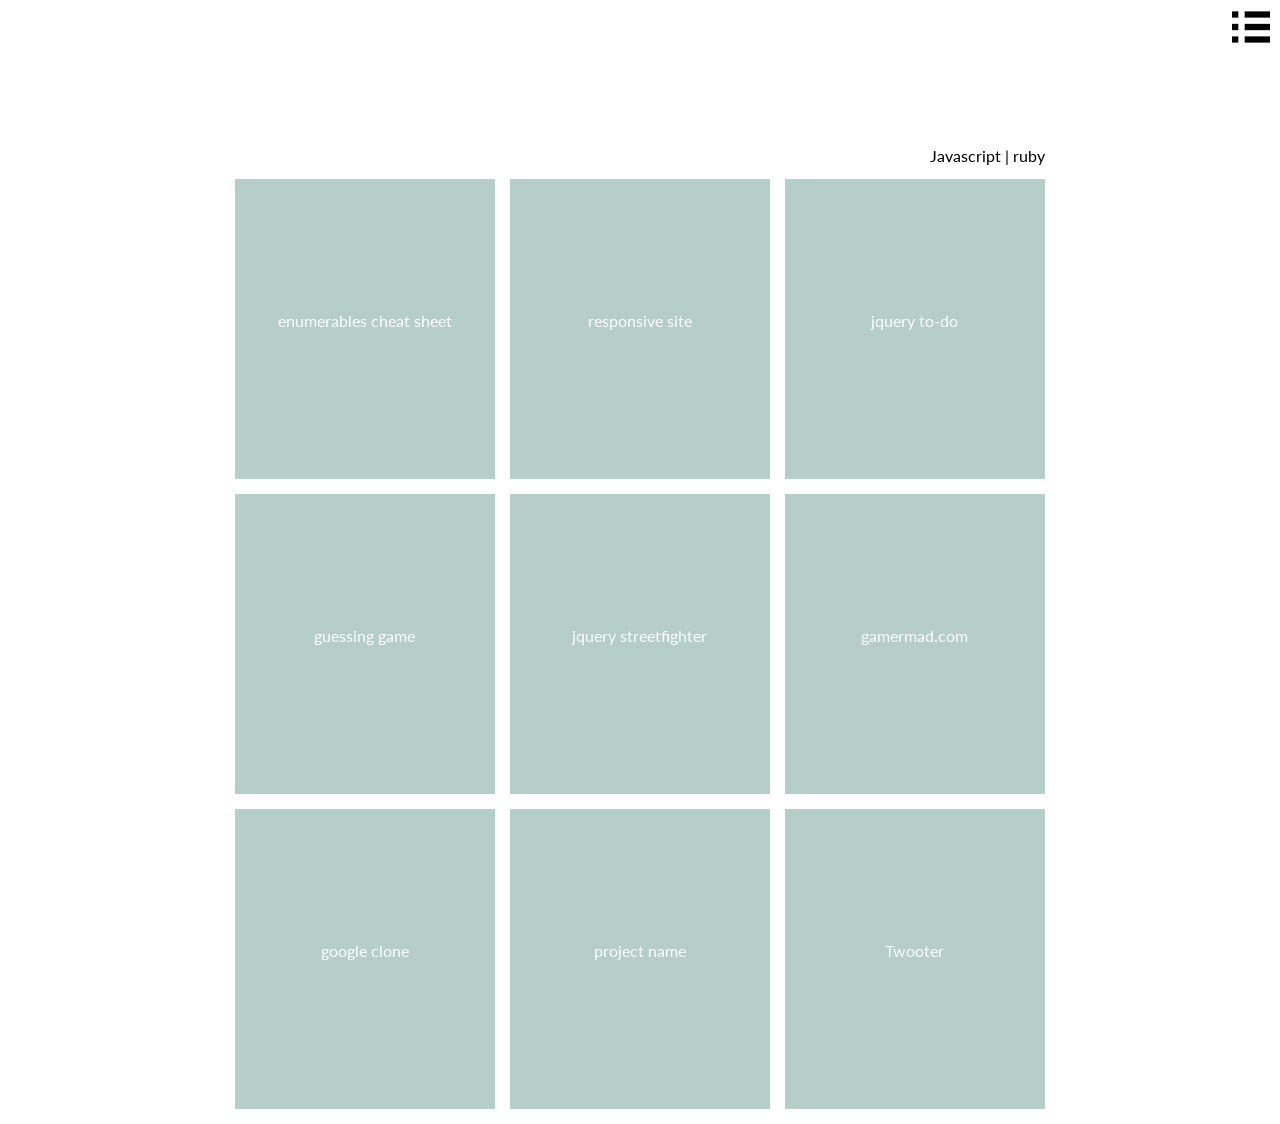
<file: portfolio/portfolio.html>
<!DOCTYPE html>
<html lang="en">
	<head>
		<link href='http://fonts.googleapis.com/css?family=Poiret+One' rel='stylesheet' type='text/css'>
		<link href='http://fonts.googleapis.com/css?family=Lato:400,900' rel='stylesheet' type='text/css'>
		<title>Hello DBC!</title>

		<!-- Meta Tags -->
		<meta charset="utf-8"/>

		<!-- Stylesheets -->

		<link rel="stylesheet" href="stylesheets/portfolio.css"/>
		<link rel="stylesheet" href="../stylesheets/reset.css"/>

		<!-- Fonts -->

		<!-- Javascript -->

		<script type="text/javascript" src="js/portfolio.js"></script>

	</head>
	<body>
		<header>

			<div id="button" class="button-hidden" onclick="slide()">
				<a>
					<img src="../images/list-icon.png" alt="List button">
				</a>
			</div>
		</header>
		<div class="title">

		</div>
		<div class="wrapper">
			<div class="title">
				<a>
					<h1>Javascript | ruby</h1>
				</a>
			</div>
			<div class="content">
					<a href="cheat-sheet/cheat.html" class="boxes left-box">
						<h1>enumerables cheat sheet</h1>
					</a>
					<a href="responsive-site/index.html" class="boxes middle-box">
						<h1>responsive site</h1>
					</a>
					<a href="jquery-todo/index.html" class="boxes right-box">
						<h1>jquery to-do</h1>
					</a>

					<a href="hot-cold/index.html" class="boxes left-box">
						<h1>guessing game</h1>
					</a>
					<a href="jquery-streetfighter/index.html" class="boxes middle-box">
						<h1>jquery streetfighter</h1>
					</a>
					<a href="Landing-Page/index.html" class="boxes right-box">
						<h1>gamermad.com</h1>
					</a>

					<a href="Google-Clone/index.html" class="boxes left-box">
						<h1>google clone</h1>
					</a>
					<a class="boxes middle-box">
						<h1>project name</h1>
					</a>
					<a href="twooter/index.html" class="boxes right-box">
						<h1>Twooter</h1>
					</a>
					<div style="clear: both;"></div>
			</div>
			<div style="clear: both;"></div>
		</div>

		<div id="sidebar-nav" class="sidebar-nav sidebar-hidden">
			<div class="menu-header" >
			</div>

			<ul class="menu-items">
				<li><a href="../index.html">About</a></li>
				<li><a href="../blog-posts/tech-blog.html">Blog</a></li>
				<li><a href="portfolio.html">Portfolio</a></li>
				<li><a href="../index.html">Contact</a></li>
		</div>


	</body>
</file>
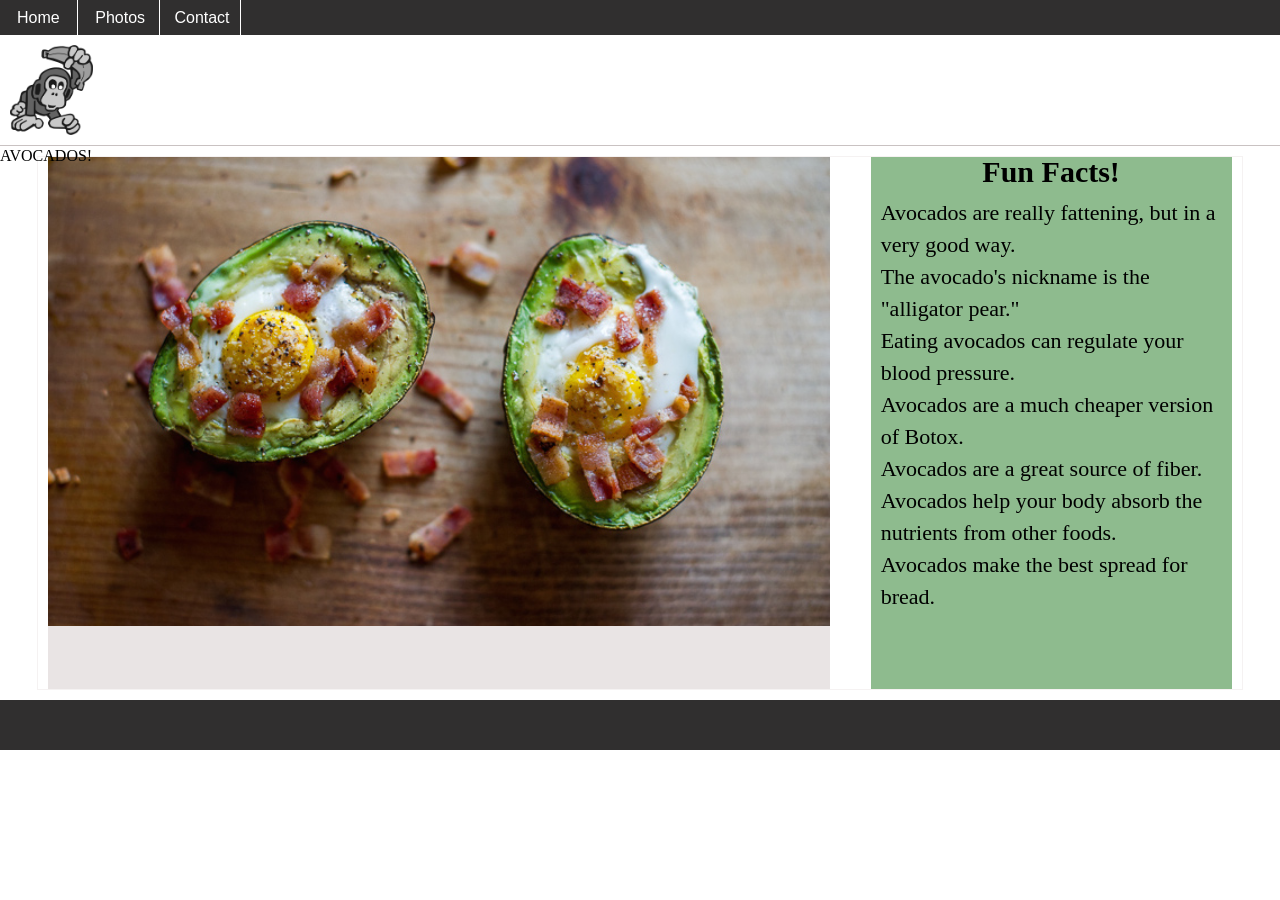
<file: unit1_projects/dbc2.html>
<!DOCTYPE html>
<html lang="en">
	<head>

		<title>Tutorial</title>

		<!-- Meta Tags -->
		<meta charset="utf-8"/>
		
		<!-- Stylesheets -->
		
		<link rel="stylesheet" href="stylesheets/dbc2.css"/>
		<link rel="stylesheet" href="stylesheets/reset.css"/>
	
	</head>
	<body>
		<div id="header">
			<div id="menu">
			<ul id="navigation">
				<li class="menu-items" id="home">Home</li>
				<li class="menu-items" id="pictures">Photos</li>
				<li class="menu-items" id="contact">Contact</li>
			</ul>
		</div>
			
		</div>
		<div id="title-box">
			<img id="logo" src="images/monkey.png">
			<h1>AVOCADOS!</h1>
		</div>
		<div id="main-content">
			<div id="picture-slot">
				<img id="pics" src="images/avocado.png">
			</div>
			<div id="sidebar">
				<h1 id="title"> Fun Facts!</h1>
				<ul id="facts">
					<li class="fun-facts">Avocados are really fattening, but in a very good way.</li>
					<li class="fun-facts">The avocado's nickname is the "alligator pear."</li>
					<li class="fun-facts">Eating avocados can regulate your blood pressure.</li>
					<li class="fun-facts">Avocados are a much cheaper version of Botox.</li>
					<li class="fun-facts">Avocados are a great source of fiber.</li>
					<li class="fun-facts">Avocados help your body absorb the nutrients from other foods.</li>
					<li class="fun-facts">Avocados make the best spread for bread.</li>
				</ul>

			</div>
		</div>
		
		<div id="footer">
		</div>

	</body>
</file>
<file: stylesheets/slider-nav.css>
html {
	background-color: #ffffff;

}

body {
	font-size: 100%;

}


header {
	width: calc(100% - 300px);
	margin-right: 10px;
	position: relative;
	top: 0px;
	left: 0px;
	height: 3em;
}


/*---------- Left side -----------*/

.title {
	margin: 147px auto;
	width: 100%;
	text-align: center;
}

.title > h1 {
	font-family: 'Poiret One', cursive;
	font-size: 3.125em;
}

.title > p {
	font-family: 'Lato', sans-serif;
	margin: 0px auto;
	width: 50%;
	text-align: center;	
	line-height: 1.875em;
}

/*---------- Menu Toggle Button -----------*/
#button {
	float: right;
	margin-right: 10px;
	margin-top: 2px;
	width: 38px;
	right: 0px;
	height: 3em;
	position: relative;
	-webkit-transition: all 1s ease;
	-moz-transition: all 1s ease;
	-ms-transition: all 1s ease;
	-o-transition: all 1s ease;
	transition: all 1s ease;
}

.button-hidden {
	right: -300px !important;
}

#button > img {
	width: 100%;
	height: 100%;
}


/*---------- Sidebar Menu -----------*/

.menu-header {
	position: relative;
	display: inline-block;
	left: 0;
	top: 0;
	width: 100%;
	height: 3em;
	background-color: #cecccc;
}

#sidebar-nav {
	/*font-family: 'Poiret One', cursive;*/
	font-family: 'Lato', sans-serif;
	right: 0px;
	position: fixed;
	top: 0;
	height: 100%;
	width: 300px;
	background-color: #e7e7e7;
	left: auto;
	-webkit-transition: all 1s ease;
	-moz-transition: all 1s ease;
	-ms-transition: all 1s ease;
	-o-transition: all 1s ease;
	transition: all 1s ease;
}

.sidebar-hidden {
	right: -300px !important;
}

.menu-header > h2 {
	color: rgb(102, 107, 107);
	font-size: 1.75em;
	padding: 10px 7px;
	line-height: 1.1428;
}

.menu-items {
	color: rgb(102, 107, 107);
	font-size: 1.5em;
	
}

.menu-items > li {
	/*border-bottom: 1px solid gray;*/
	line-height: 46px;
	text-align: center;
}

.menu-items > li > a {
	text-decoration: none;
}

.menu-items > li:hover {
	border-bottom: 1px solid orange;
}

/*---------- Media Queries ---------*/

/*---------- iPhone ---------*/
@media only screen 
and (max-width:420px)  { 

	#sidebar-nav {
		right: 0px;
		position: fixed;
		top: 0;
		height: 100%;
		width: 85%;
		background-color: #383F49;
		left: auto;
	}

	.sidebar-hidden {
		right: -90% !important;
	}

	#button {
		float: left;
		margin-left: 10px;
		margin-top: 2px;
		width: 38px;
		height: 3em;
		position: relative;
	}

	.button-hidden {
		right: 0px !important;
	}

	#button > img {
		width: 100%;
		height: 100%;
	}

	header {
		width: 56px;
	}


  .title {
	margin: 100px auto;
	width: 100%;
	text-align: center;
  }

  .title > h1 {
	font-family: 'Poiret One', cursive;
	font-size: 3em;
	font
  }

  .title > p {
	font-size: 16px;
	font-family: 'Lato', sans-serif;
	margin: 10px auto;
	width: 90%;
	text-align: justify;
	line-height: 1.875em;
  }
}
/*---------- iPad ---------*/
@media only screen 
and (min-width: 420px)
and (max-width : 768px) {

	#sidebar-nav {
		right: 0px;
		position: fixed;
		top: 0;
		height: 100%;
		width: 300px;
		background-color: #383F49;
		left: auto;
	}

	.sidebar-hidden {
		right: -300px !important;
	}

	
	header {
		width: 56px;
		position: relative;
		top: 0px;
		left: 0px;
		background-color: whitesmoke;
		height: 3em;
	}

	#button {
		float: left;
		margin-left: 10px;
		margin-top: 2px;
		width: 38px;
		right: 0px;
		height: 3em;
		position: relative;
	}

	.button-hidden {
		right: 0px !important;
	}
	  
	.title > p {
	  font-size: 16px;
	  font-family: 'Lato', sans-serif;
	  text-align: justify;
	  line-height: 1.875em;
  	}
}

/*---------- desktop ---------*/
@media only screen 
and (min-width: 768px)
and (max-width : 1024px) {
	#sidebar-nav {
		right: 0px;
		position: fixed;
		top: 0;
		height: 100%;
		width: 300px;
		background-color: #383F49;
		left: auto;
	}

	.sidebar-hidden {
		right: -300px !important;
	}

	
	header {
		width: 56px;
		margin-right: 10px;
		position: relative;
		top: 0px;
		left: 0px;
		background-color: whitesmoke;
		height: 3em;
	}

	#button {
		float: right;
		margin-right: 10px;
		margin-top: 2px;
		width: 38px;
		right: 0px;
		height: 3em;
		position: relative;
	}

	.button-hidden {
		right: 0px !important;
	}
}
}

@media only screen 
and (min-width: 1024px)
and (max-width : 1440px) {
	#sidebar-nav {
		right: 0px;
		position: fixed;
		top: 0;
		height: 100%;
		width: 300px;
		background-color: #383F49;
		left: auto;
	}

	.sidebar-hidden {
		right: -300px !important;
	}

	header {
		width: 100%-300px;
		margin-right: 10px;
		position: relative;
		top: 0px;
		left: 0px;
		background-color: whitesmoke;
		height: 3em;
	}

	#button {
		float: right;
		margin-right: 10px;
		margin-top: 2px;
		width: 38px;
		right: 0px;
		height: 3em;
		position: relative;
	}

	.button-hidden {
		right: 0px !important;
	}
</file>
<file: portfolio/responsive-site/stylesheet.css>
/* You'll want to make the site responsive and nice looking here. Have fun!*/

html {
	background-color: #f8f8f8;
}

.list {
	list-style-type: circle;
	padding-left: 18px;
}

.header {
	background-color: #dadfe1;
	font-family: 'Raleway', sans-serif;
	text-align: center;
	margin-bottom: 10px;
	border-bottom: 3px solid #bdc3c7;
	width: 100%;
}

.title {
	font-size: 30px;
	margin-bottom: 5px;
	padding-top: 10px;
}

#fluid {
	color: rgb(89, 89, 224);
}
.names {
	padding: 10px;	
	font-style: italic;
}

.section-titles {
	font-size: 24px;
	font-style: bold;
	padding-bottom: 10px;
	text-decoration: underline;
	text-decoration-color: #dadfe1;
}

.responsive-design {
	width: 40%;
	margin: 10px 25px ;
	padding: 20px 20px;
	float:left;
	border-radius: 10px;
	background-color: #E1E8F8;
}

.responsive-design:hover {
	background-color: #ECF0FA;
}


.fluid-layouts { 
	width: 40%;
	margin: 10px 25px ;
	padding: 20px 20px;
	float: right;
	border-radius: 10px;
	background-color: #E1E8F8;
}

.fluid-layouts:hover {
	background-color: #ECF0FA;
}

.your-conclusion { 
	width: 40%;
	margin: 10px 25px ;
	padding: 20px 20px;
	float:left;
	border-radius: 10px;
	background-color: #BFD1FA;
}

.your-conclusion:hover {
	background-color: #CCDBFD;
}

.reflection { 
	width: 40%;
	margin: 10px 25px ;
	padding: 20px 20px;
	float:right;
	border-radius: 10px;
	background-color: #8EAFFA;
}

.reflection:hover {
	background-color: #A2BEFC;
}

.references { 
	font-family: 'Raleway', sans-serif;
	background-color: #bdc3c7;
	width: 40%;
	margin: 10px 25px ;
	padding: 20px 20px;
	border-radius: 10px;
	font-size: 12px;
	float: left;
	border: 2px dashed #dadfe1;
}


.mediaadj {
	font-family: 'Raleway', sans-serif;
	border: 2px dashed #dadfe1;
}

/* Desktops and laptops ---------  */

@media only screen and (min-width : 1224px) {
 
.mediaadj {
	width:40%;
}



}
 
  
  /* iPads (portrait and landscape) ---------  */
@media only screen 
and (min-device-width : 913px) 
and (max-device-width : 1305px) {
.mediaadj {
	width:auto;
}



}

 /* Smartphones ---------  */ 

@media only screen 
and (max-width:912px) {
.mediaadj {
	width:auto;
}

}

@media only screen 
and (min-device-width : 421px)
and (max-device-width : 942px) {
.mediaadj {
	width:auto;
}

}



@media only screen 
and (max-width:420px) {
.mediaadj {
	width:auto;
}

.header {
	height: 60px;
}

.title {
	font-size: 20px;
	padding-top: 5px;

}

.description {
	display: none;
}

.names {
	padding: 5px;
}

}
</file>
<file: portfolio/twooter/css/twitta.css>
body {
  font-size: 16px;
  font-family: helvetica;
  font-weight: normal;
  font-style: normal;
  font-variant: normal;
  color: #757575;
  position: absolute;
  width: 100%;
  top: 0;
  background-color: #fff;
  margin: 0;
  padding: 0;
}

.page-wrap {
  margin-left: auto;
  margin-right: auto;
  width:100%;
}

#header {
  margin-top: 150px;
  padding-bottom: 50px;
  padding-top: 50px;
  text-align: center;
}

.name {
  line-height: 30px;
  font-weight: 700;
  font-size: 80px;
  letter-spacing: -2px;
  color:#57B4D8;
}

.name span {
  color:#bdc3c7;
}

#add-item-container {
  width: 100%;
}

.add-to-do {
  width: 65%;
  height: 49px;
  margin: 0 -2px;
  border-top-left-radius: 3px;
  border-bottom-left-radius: 3px;
  float: left;
  border: 2px solid #eee;
  border-right: 2px solid #fff;
  background: #fff;
  color: #757575;
  font-size: 16px;
}

.enter-code {
  width: 65%;
  height: 49px;
  margin: 0 -2px;
  border-top-left-radius: 3px;
  border-bottom-left-radius: 3px;
  float: left;
  border: 2px solid #eee;
  background: #fff;
  color: #757575;
  font-size: 16px;
}


.submit {
  width: 34%;
  height: 55px;
  border-top-right-radius: 3px;
  border-bottom-right-radius: 3px;
  display: inline-block;
  font-weight: 700;
  cursor: pointer;
  color: #fff;
  padding: 14px 0;
  background-color: #2ecc71;
  border: #2ecc71;
  font-size: 20px;
}

.submit:hover {
  background-color: #66C266;
}


#code {
  padding-top: 10px;
}

.list-change-wrap {
  padding: 2% 5%;
  position:relative;
  text-align: center;
  width:600px;
  margin:5px auto;
  max-width: 80%;
  overflow: hidden;
  background-color: white;
}

p {
  font-family: 'Allerta Stencil', sans-serif;
  text-align: center;
}
</file>
<file: unit1_projects/class1/completed/stylesheets/styles.css>
/* General Styles */
body {
  background-color: rgb(241, 241, 241);
  font-family: 'Lato', Arial, sans-serif;
  font-size: 16px;
  font-weight: 300;
  line-height: 1.2em;
  margin: 0px auto;
  min-width: 960px;
  width: 100%;
}

p {
  margin: 1em;
}

a {
  color: #1D766F;
  text-decoration: none;
}
a:hover {
  color: #BC2F36;
}

h1 {
  font-family: 'Audiowide', cursive;
  font-size: 2.2em;
  float: left;
  line-height: 75px;
}

h2 {
  background-color: rgb(60, 60, 60);
  color: #FFF;
  font-family: 'Quicksand', sans-serif;
  font-size: 2.4em;
  font-weight: 400;
  line-height: 80px;
  margin: 0 0 0.5em 0;
  text-align: center;
}

h3 {
  font-family: 'Quicksand', sans-serif;
  font-size: 1.4em;
  font-weight: 700;
  margin: 0 0 0.3em 0;
  text-align: center;
}

h4 {
  color: rgb(120, 120, 120);
  font-size: 1em;
  text-align: center;
}


/* Navigation */
nav li {
  float: left;
}
nav li a {
  color: #fff;
  margin: 0 10px;
  padding: 5px 10px;
  text-decoration: none;
}
nav li a:hover {
  color: #FB000D;
}

.jump {
  color: #565656;
  font-family: 'EntypoRegular';
  font-size: 70px;
  line-height: 80px;
  position: absolute;
  text-decoration: none;
  top: 0;
}
.jump.up {
  left: 15px;
}
.jump.down {
  right: 15px;
}
.jump:hover {
  color: #BC2F36;
}


/* Header */
header {
  background-color: #009D92;
  padding: 10px;
}
header h1 {
  color: #FFEECC;
  background: url('../images/icons/it.png') no-repeat 0 50%;
  padding-left: 40px;
}
header nav {
  float: right;
  font-size: 1.2em;
  margin-left: 20px;
}
header nav li {
  line-height: 75px;
}
header nav a:hover {
  background-color: #fff;
}

header:after {
  /* clearfix hack */
  content: "";
  display: table;
  clear: both;
}


/* Main */
#main section {
  margin-bottom: 1em;
  position: relative;
}
#main div.wrapper{
    width: 100%;
    max-width:1400px;
    margin: 0 auto;
}


#main section:after {
  /* clearfix hack */
  content: "";
  display: table;
  clear: both;
}


/* Famous Women */
#famous article.woman {
  background-color: white;
  float: left;
  min-height: 250px;
  margin: 1%;
  padding: 2%;
  width: 27.33%;
}

#famous article.break {
  clear: both;
}

#famous article img {
  display: block;
  margin: 1em auto;
  width: 100%;
}


/* Organizations */
#organizations {
  clear: both;
  height: 500px;
}

#organizations ul {
  margin: 50px;
  position: relative;
}
#organizations ul li {
  font-size: 1.2em;
  line-height: 1.3em;
  margin-bottom: 1em;
  padding-left: 5px;
  max-width: 50%;
}
#organizations ul li:before {
  color: #FB000D;
  content: '6';
  font-family: 'EntypoRegular';
  font-size: 40px;
  padding-right: 10px;
}

#organizations img {
  position: absolute;
  right: 20px;
  top: 0;
  display: none;
  max-width: 40%;
}
#organizations li:hover img {
  display: block;
}


/* Fun Facts */
#facts ul {
  margin: 50px;
}
#facts ul li {
  font-size: 1.2em;
  line-height: 1.3em;
  margin-bottom: 1em;
  padding-left: 5px;
}
#facts ul li:before {
  color: #FFA700;
  content: '7';
  font-family: 'EntypoRegular';
  font-size: 30px;
  padding-right: 10px;
}
#facts ul li:hover:before {
  color: #FF6F00;
}


/* Footer */
footer {
  background-color: #00665F;
}

footer .nav {
  float: left;
  font-size: 1.1em;
  margin: 10px;
}

footer nav a:hover {
  color: #FFEECC;
}

footer:after {
  /* clearfix hack */
  content: "";
  display: table;
  clear: both;
}


/* Fonts */
@font-face {
  font-family: 'EntypoRegular';
  src: url('font/Entypo-webfont.eot');
  src: url('font/Entypo-webfont.eot?#iefix') format('embedded-opentype'),
       url('font/Entypo-webfont.woff') format('woff'),
       url('font/Entypo-webfont.ttf') format('truetype'),
       url('font/Entypo-webfont.svg#EntypoRegular') format('svg');
  font-weight: normal;
  font-style: normal;
}
</file>
<file: unit1_projects/class1/practice/stylesheets/styles.css>
/* General Styles */
* {
  font-family: 'Philosopher';

}
body {
  background-color: rgb(241, 241, 241);
  font-size: 16px;
  font-weight: 300;
  line-height: 1.2em;
  margin: 0px auto;
  min-width: 960px;
  width: 100%;
  font-family: 'Philosopher', sans-serif;
}

p {
  margin: 1em;
  font-family: 'Philosopher', sans-serif;
}

a {
  color: #1D766F;
  text-decoration: none;
}

h1 {
  font-size: 2.2em;
  float: left;
  line-height: 75px;
  font-family: 'Philosopher', sans-serif;
}

h2 {
  background-color: rgb(60, 60, 60);
  color: #FFF;
  font-size: 2.4em;
  font-weight: 400;
  line-height: 80px;
  margin: 0 0 0.5em 0;
  text-align: center;
  font-family: 'Philosopher';
}

h3 {
  font-size: 1.4em;
  font-weight: 700;
  margin: 0 0 0.3em 0;
  text-align: center;
}

h4 {
  color: rgb(120, 120, 120);
  font-size: 1em;
  text-align: center;
}

/* Navigation */
.nav li {
  float: left;
  font-family: 'Philosopher', sans-serif;

}
.nav li a {
  color: #fff;
  margin: 0 10px;
  padding: 5px 10px;
  text-decoration: none;
}

.nav li a:hover {
  color:#A2DFD3;
}

.jump {
  color: #565656;
  font-size: 70px;
  line-height: 80px;
  position: absolute;
  text-decoration: none;
  top: 0;
}
.jump.up {
  left: 15px;
}
.jump.down {
  right: 15px;
}


/* Header */
#header {
  background-color: #009D92;
  padding: 10px;
  font-family: 'Philosopher', sans-serif;
}
#header h1 {
  color: #FFEECC;
  background: url('../images/icons/it.png') no-repeat 0 50%;
  padding-left: 40px;
}
#header .nav {
  float: right;
  font-size: 1.2em;
  margin-left: 20px;
}
#header .nav li {
  line-height: 75px;
}

#header:after {
  /* clearfix hack */
  content: "";
  display: table;
  clear: both;
}


/* Main */
#main div {
  margin-bottom: 1em;
  position: relative;
  font-family: 'Philosopher', sans-serif;
}
#main div.wrapper{
    width: 100%;
    max-width:1400px;
    margin: 0 auto;
}

#main section:after {
  /* clearfix hack */
  content: "";
  display: table;
  clear: both;
}


/* Famous Women */
#famous div.woman {
  background-color: white;
  float: left;
  min-height: 250px;
  margin: 1%;
  padding: 2%;
  width: 27.33%;
  font-family: 'Philosopher', sans-serif;
}

#famous div.break {
  clear: both;
}

#famous div img {
  display: block;
  margin: 1em auto;
  width: 100%;
}


/* Organizations */
#organizations {
  clear: both;
  font-family: 'Philosopher', sans-serif;
}

#organizations ul {
  margin: 50px;
  position: relative;
}
#organizations ul li {
  font-size: 1.2em;
  line-height: 1.3em;
  margin-bottom: 1em;
  padding-left: 5px;
  max-width: 50%;
}
#organizations img {
  position: absolute;
  right: 20px;
  top: 0;
  display: none;
  max-width: 40%;
}
#organizations li:hover img {
  display: block;
}

/* Fun Facts */
#facts ul {
  margin: 50px;
  font-family: 'Philosopher', sans-serif;
}
#facts ul li {
  font-size: 1.2em;
  line-height: 1.3em;
  margin-bottom: 1em;
  padding-left: 5px;
}



/* Footer */
#footer {
  background-color: #00665F;
}

#footer .nav {
  font-family: 'Philosopher';
  float: left;
  font-size: 1.1em;
  margin: 10px;
}

#footer:after {
  /* clearfix hack */
  content: "";
  display: table;
  clear: both;
}
</file>
<file: blog-posts/stylesheets/ct-blog.css>
html {
	background-color: #ffffff;

}

body {
	font-size: 100%;

}


header {
	width: calc(100% - 300px);
	margin-right: 10px;
	position: relative;
	top: 0px;
	left: 0px;
	height: 3em;
}


/*---------- Left side -----------*/

.title-container {
	margin: 100px auto;
	width: 825px;
	text-align: right;
	margin-bottom: 0px;
	padding-right: 15px;
	border-bottom: 1px solid rgb(233, 231, 231);
	padding-bottom: 10px;
}

.title-container > div {
	display: inline-block;
	width: calc(50% - 2px);

}

.blog-type {
	font-family: 'Lato', sans-serif;
}

.blog-type > h1 > a {
	text-decoration: none;
}

.blog-title {
	text-align: left;
	margin-bottom: 0px;

}

.blog-title > a > h1 {
	font-family: 'Lato', sans-serif;
}

.blog-title > h1 {
	font-family: 'Poiret One', cursive;
	font-size: 3.125em;
}

.blog-title > p {
	font-family: 'Lato', sans-serif;
	margin: 0px auto;
	width: 50%;
	text-align: center;	
	line-height: 1.875em;
}



/*---------- Boxes ---------------*/
.content {
	width: 825px;
	margin: 20px auto;
	text-align: justify;
	padding:7.5px 7.5px;
	line-height: 1.5em;

}


.content > h1 {
	color: rgb(108, 124, 187);;
	font-size: 32px;
	font-family:'PT Serif', serif;
	padding-bottom: 12px;
}

/*---------- Menu Toggle Button -----------*/
#button {
	float: right;
	margin-right: 10px;
	margin-top: 2px;
	width: 38px;
	right: 0px;
	height: 3em;
	position: relative;
	-webkit-transition: all 1s ease;
	-moz-transition: all 1s ease;
	-ms-transition: all 1s ease;
	-o-transition: all 1s ease;
	transition: all 1s ease;
}

.button-hidden {
	right: -300px !important;
}

#button > img {
	width: 100%;
	height: 100%;
}

/*---------- Sidebar Menu -----------*/

.menu-header {
	position: relative;
	display: inline-block;
	left: 0;
	top: 0;
	width: 100%;
	height: 3em;
	background-color: #cecccc;
}

#sidebar-nav {
	/*font-family: 'Poiret One', cursive;*/
	font-family: 'Lato', sans-serif;
	right: 0px;
	position: fixed;
	top: 0;
	height: 100%;
	width: 300px;
	background-color: #e7e7e7;
	left: auto;
	-webkit-transition: all 1s ease;
	-moz-transition: all 1s ease;
	-ms-transition: all 1s ease;
	-o-transition: all 1s ease;
	transition: all 1s ease;
}

.sidebar-hidden {
	right: -300px !important;
}

.menu-header > h2 {
	color: rgb(102, 107, 107);
	font-size: 1.75em;
	padding: 10px 7px;
	line-height: 1.1428;
}

.menu-items {
	color: rgb(102, 107, 107);
	font-size: 1.5em;
}

.menu-items > li {
	/*border-bottom: 1px solid gray;*/
	line-height: 46px;
	text-align: center;
}

.menu-items > li > a {
	text-decoration: none;
}

.menu-items > li:hover {
	border-bottom: 1px solid orange;
}

/*---------- Media Queries ---------*/

/*---------- iPhone ---------*/
@media only screen 
and (max-width:420px)  { 

	#sidebar-nav {
		right: 0px;
		position: fixed;
		top: 0;
		height: 100%;
		width: 85%;
		background-color: #383F49;
		left: auto;
	}

	.sidebar-hidden {
		right: -90% !important;
	}

	#button {
		float: left;
		margin-left: 10px;
		margin-top: 2px;
		width: 38px;
		height: 3em;
		position: relative;
	}

	.button-hidden {
		right: 0px !important;
	}

	#button > img {
		width: 100%;
		height: 100%;
	}

	header {
		width: 56px;
	}


  .title {
	margin: 100px auto;
	width: 350px;
	margin: 16px auto;
	text-align: right;
	margin-bottom: 0px;
	padding-right: 15px;
  }

  .title > h1 {
	font-family: 'Poiret One', cursive;
	font-size: 3em;
	font
  }

  .title > p {
	font-size: 16px;
	font-family: 'Lato', sans-serif;
	margin: 10px auto;
	width: 90%;
	text-align: justify;
	line-height: 1.875em;
  }

   .content {
	 width: 350px;
	 margin: 0px auto;
	 position: relative;
	 padding:7.5px 7.5px;
	 line-height: 1.5em;
	 
   }

  .boxes {
	display: block;
	width: calc(100% - 15px);
	height: 300px;
	float: left;
	margin: 7.5px;
  }
}
/*---------- iPad ---------*/
@media only screen 
and (min-width: 420px)
and (max-width : 768px) {

	#sidebar-nav {
		right: 0px;
		position: fixed;
		top: 0;
		height: 100%;
		width: 300px;
		background-color: #383F49;
		left: auto;
	}

	.sidebar-hidden {
		right: -300px !important;
	}

	
	header {
		width: 56px;
		position: relative;
		top: 0;
		left: 0;
		height: 3em;
	}

	#button {
		float: left;
		margin-left: 10px;
		margin-top: 2px;
		width: 38px;
		right: 0px;
		height: 3em;
		position: relative;
	}

	.button-hidden {
		right: 0px !important;
	}
	  
	.title {
	  margin: 100px auto;
	  width: 350px;
	  margin: 100px auto;
	  text-align: right;
	  margin-bottom: 0px;
	  padding-right: 15px;
	} 

	.title > p {
	  font-size: 16px;
	  font-family: 'Lato', sans-serif;
	  text-align: justify;
	  line-height: 1.875em;
  	}
  	.content {
	  width: 80%;
	  margin: 0px auto;
	  position: relative;
	  padding:7.5px 7.5px;
	  line-height: 1.5em;
	
    }

.boxes {
	display: block;
	width: calc(100% - 15px);
	height: 300px;
	float: left;
	margin: 7.5px;
}
}

/*---------- desktop ---------*/
@media only screen 
and (min-width: 768px)
and (max-width : 1024px) {
	#sidebar-nav {
		right: 0px;
		position: fixed;
		top: 0;
		height: 100%;
		width: 300px;
		background-color: #383F49;
		left: auto;
	}

	.sidebar-hidden {
		right: -300px !important;
	}

	
	header {
		width: 56px;
		margin-right: 10px;
		position: relative;
		top: 0px;
		left: 0px;
		height: 3em;
	}

	#button {
		float: right;
		margin-right: 10px;
		margin-top: 2px;
		width: 38px;
		right: 0px;
		height: 3em;
		position: relative;
	}
	
	.title {
	  margin: 100px auto;
	  width: 550px;
	  margin: 100px auto;
	  text-align: right;
	  margin-bottom: 0px;
	  padding-right: 15px;
	}

	.button-hidden {
		right: 0px !important;
	}

	.content {
	  width: 80%;
	  margin: 0px auto;
	  position: relative;
	  padding:7.5px 15px;
	  line-height: 1.5em;
	  
	}

	.boxes {
	  display: block;
	  width: calc(50% - 15px);
	  height: 300px;
	  float: left;
	  margin: 7.5px;
	}
}

/*---------- desktop-large ---------*/ 
@media only screen 
and (min-width: 1024px)
and (max-width : 1440px) {
	#sidebar-nav {
		right: 0px;
		position: fixed;
		top: 0;
		height: 100%;
		width: 300px;
		background-color: #383F49;
		left: auto;
	}

	.sidebar-hidden {
		right: -300px !important;
	}

	header {
		width: 100%-300px;
		margin-right: 10px;
		position: relative;
		top: 0px;
		left: 0px;
		height: 3em;
	}

	#button {
		float: right;
		margin-right: 10px;
		margin-top: 2px;
		width: 38px;
		right: 0px;
		height: 3em;
		position: relative;
	}

	.button-hidden {
		right: -300px !important;
	}
	
	.title {
	  margin: 100px auto;
	  width: 825px;
	  margin: 100px auto;
	  text-align: right;
	  margin-bottom: 0px;
	  padding-right: 15px;
	}

	.content {
	  width: 825px;
	  margin: 0px auto;
	  position: relative;
	  padding:7.5px 15px;
	  line-height: 1.5em;
	  
	}
</file>
<file: blog-posts/stylesheets/template.css>
* {
    font-family: 'Muli', sans-serif;
}
html {
    width: 100%;
    height: 100%;
    background-color: #efefef;
}

body {
    font-family: 'Muli', sans-serif;
}

a {
  color: inherit; /* blue colors for links too */
  text-decoration: inherit; /* no underline */
}

#header {
    width:100%;
    height: 150px;
    background-color:#6a5b77;
    color: white;
    text-align: center;
    font-size: 32px;
    font-family: 'Muli', sans-serif;
}

#nav-bar {
    width: 100%;
    height: 40px;
    background-color: #444444;
    border-bottom: 4px solid #dddddd;
    font-family: 'Muli', sans-serif;
}

#desc {
    font-size: 16px;
    padding-top: 10px;
}

#title {
    padding-top: 40px;
}

#main-content {
    background-color: #efefef;
    height:auto;
    width: 100%;
    margin-top: 40px;
    
}

#post-container {
    width: 50%;
    height:auto;
    background-color: white;
    margin: 20px auto;
    min-width: 354px;
    box-shadow: 0px 0px 5px 1px rgb(213, 210, 210);
}

.blog-entry {
    padding: 23px 26px;
    line-height: 22px;
    text-align: justify;
    padding-top: 20px;
    margin-top: 16px;
    font-family: 'Muli', sans-serif;
}

#instance {
    padding: 8px 26px;
    margin-top: 8px;
}

#week-2 {
    margin-top: 26px;
}

#entry-header {
    margin: 10px 26px;
    height: auto;
    padding: 24px 0px;
    border-bottom: 2px solid rgb(235, 233, 233);
    font-family: 'Muli', sans-serif;
}


#entry-title {
    float: left;
    font-size: 30px;
    line-height: 6px;
    font-family: 'Muli', sans-serif;
}

#entry-date {
    float:right;
    font-size: 30px;
    line-height: 6px;
    font-family: 'Muli', sans-serif;
}

#nav {
    width: 34%;
    min-width: 400px;
    height: 40px;
    background-color: #444444;
    margin: 0px auto;
}

#buttons {
    width: 100%;
    height:40px;
}

.button {
    display: inline-block;
    width: 24%;
    text-align: center;
    line-height: 42px;
    color: white;
}

.button:hover {
    background: linear-gradient(#a5d454,#80c43a);
    border-bottom: none;
    height: 100%;
}

.button:active {
    background: linear-gradient(#a5d454,#5a832a);
    border-bottom: none;
    height: 100%; 
}

.sites {
    width: 93%;
    margin: 0px 24px;
}

.examples {
    width: 93%;
    margin: 10px auto;
}

.site-titles {
    float: left;
    font-size: 20px;
    line-height: 6px;
    padding-top: 8px;
    padding-left: 24px;
    font-family: 'Muli', sans-serif;
    padding-bottom: 16px;
}

.week-2-title {
    float: left;
    font-size: 24px;
    line-height: 6px;
    padding: 14px 24px;
    font-family: 'Muli', sans-serif;
}
</file>
<file: portfolio/stylesheets/portfolio.css>
html {
	background-color: #ffffff;

}

body {
	font-size: 100%;

}


header {
	width: calc(100% - 300px);
	margin-right: 10px;
	position: relative;
	top: 0px;
	left: 0px;
	height: 3em;
}


/*---------- Left side -----------*/

.title {
	margin: 100px auto;
	width: 825px;
	text-align: right;
	margin-bottom: 0px;
	padding-right: 15px;
}

.title > a > h1 {
	font-family: 'Lato', sans-serif;
}

.title > h1 {
	font-family: 'Poiret One', cursive;
	font-size: 3.125em;
}

.title > p {
	font-family: 'Lato', sans-serif;
	margin: 0px auto;
	width: 50%;
	text-align: center;	
	line-height: 1.875em;
}

/*---------- Boxes ---------------*/
.content {
	width: 825px;
	margin: 0px auto;
	position: relative;
	padding:7.5px 7.5px;
	line-height: 1.5em;
}


.content > a {
	text-decoration: none;
}
.boxes {
	display: block;
	width: calc(33.33333333% - 15px);
	height: 300px;
	background-color: rgb(181, 206, 200);
	float: left;
	margin: 7.5px;
	-moz-transition: background-color .75s ease-in;
    -o-transition: background-color .75s ease-in;
    -webkit-transition: background-color .75s ease-in;
    transition: background-color .75s ease-in;
}

.boxes:hover {
	background-color: rgb(119, 204, 184);
}

.boxes > h1 {
	font-family: 'Lato', sans-serif;
	color:white;
	text-align: center;
	line-height: 1.5em;
	padding: 50% 0px;
}
/*.left-box, .right-box, .middle-box {
	display: inline-block;
	width: 260px;
	height: 300px;
	padding: 0;
	background-color: gray;
	float: left;
	margin: 0px 7.5px;
}
*/

/*---------- Menu Toggle Button -----------*/
#button {
	float: right;
	margin-right: 10px;
	margin-top: 2px;
	width: 38px;
	right: 0px;
	height: 3em;
	position: relative;
	-webkit-transition: all 1s ease;
	-moz-transition: all 1s ease;
	-ms-transition: all 1s ease;
	-o-transition: all 1s ease;
	transition: all 1s ease;
}

.button-hidden {
	right: -300px !important;
}

#button > img {
	width: 100%;
	height: 100%;
}

/*---------- Sidebar Menu -----------*/

.menu-header {
	position: relative;
	display: inline-block;
	left: 0;
	top: 0;
	width: 100%;
	height: 3em;
	background-color: #cecccc;
}

#sidebar-nav {
	/*font-family: 'Poiret One', cursive;*/
	font-family: 'Lato', sans-serif;
	right: 0px;
	position: fixed;
	top: 0;
	height: 100%;
	width: 300px;
	background-color: #e7e7e7;
	left: auto;
	-webkit-transition: all 1s ease;
	-moz-transition: all 1s ease;
	-ms-transition: all 1s ease;
	-o-transition: all 1s ease;
	transition: all 1s ease;
}

.sidebar-hidden {
	right: -300px !important;
}

.menu-header > h2 {
	color: rgb(102, 107, 107);
	font-size: 1.75em;
	padding: 10px 7px;
	line-height: 1.1428;
}

.menu-items {
	color: rgb(102, 107, 107);
	font-size: 1.5em;
	
}

.menu-items > li {
	/*border-bottom: 1px solid gray;*/
	line-height: 46px;
	text-align: center;
}

.menu-items > li > a {
	text-decoration: none;
}

.menu-items > li:hover {
	border-bottom: 1px solid orange;
}

/*---------- Media Queries ---------*/

/*---------- iPhone ---------*/
@media only screen 
and (max-width:420px)  { 

	#sidebar-nav {
		right: 0px;
		position: fixed;
		top: 0;
		height: 100%;
		width: 85%;
		background-color: #383F49;
		left: auto;
	}

	.sidebar-hidden {
		right: -90% !important;
	}

	#button {
		float: left;
		margin-left: 10px;
		margin-top: 2px;
		width: 38px;
		height: 3em;
		position: relative;
	}

	.button-hidden {
		right: 0px !important;
	}

	#button > img {
		width: 100%;
		height: 100%;
	}

	header {
		width: 56px;
	}


  .title {
	margin: 100px auto;
	width: 350px;
	margin: 16px auto;
	text-align: right;
	margin-bottom: 0px;
	padding-right: 15px;
  }

  .title > h1 {
	font-family: 'Poiret One', cursive;
	font-size: 3em;
	font
  }

  .title > p {
	font-size: 16px;
	font-family: 'Lato', sans-serif;
	margin: 10px auto;
	width: 90%;
	text-align: justify;
	line-height: 1.875em;
  }

   .content {
	 width: 350px;
	 margin: 0px auto;
	 position: relative;
	 padding:7.5px 7.5px;
	 line-height: 1.5em;
	 
   }

  .boxes {
	display: block;
	width: calc(100% - 15px);
	height: 300px;
	float: left;
	margin: 7.5px;
  }
}
/*---------- iPad ---------*/
@media only screen 
and (min-width: 420px)
and (max-width : 768px) {

	#sidebar-nav {
		right: 0px;
		position: fixed;
		top: 0;
		height: 100%;
		width: 300px;
		background-color: #383F49;
		left: auto;
	}

	.sidebar-hidden {
		right: -300px !important;
	}

	
	header {
		width: 56px;
		position: relative;
		top: 0;
		left: 0;
		height: 3em;
	}

	#button {
		float: left;
		margin-left: 10px;
		margin-top: 2px;
		width: 38px;
		right: 0px;
		height: 3em;
		position: relative;
	}

	.button-hidden {
		right: 0px !important;
	}
	  
	.title {
	  margin: 100px auto;
	  width: 350px;
	  margin: 100px auto;
	  text-align: right;
	  margin-bottom: 0px;
	  padding-right: 15px;
	} 

	.title > p {
	  font-size: 16px;
	  font-family: 'Lato', sans-serif;
	  text-align: justify;
	  line-height: 1.875em;
  	}
  	.content {
	  width: 350px;
	  margin: 0px auto;
	  position: relative;
	  padding:7.5px 7.5px;
	  line-height: 1.5em;
	
    }

.boxes {
	display: block;
	width: calc(100% - 15px);
	height: 300px;
	float: left;
	margin: 7.5px;
}
}

/*---------- desktop ---------*/
@media only screen 
and (min-width: 768px)
and (max-width : 1024px) {
	#sidebar-nav {
		right: 0px;
		position: fixed;
		top: 0;
		height: 100%;
		width: 300px;
		background-color: #383F49;
		left: auto;
	}

	.sidebar-hidden {
		right: -300px !important;
	}

	
	header {
		width: 56px;
		margin-right: 10px;
		position: relative;
		top: 0px;
		left: 0px;
		height: 3em;
	}

	#button {
		float: right;
		margin-right: 10px;
		margin-top: 2px;
		width: 38px;
		right: 0px;
		height: 3em;
		position: relative;
	}
	
	.title {
	  margin: 100px auto;
	  width: 550px;
	  margin: 100px auto;
	  text-align: right;
	  margin-bottom: 0px;
	  padding-right: 15px;
	}

	.button-hidden {
		right: 0px !important;
	}

	.content {
	  width: 550px;
	  margin: 0px auto;
	  position: relative;
	  padding:7.5px 15px;
	  line-height: 1.5em;
	  
	}

	.boxes {
	  display: block;
	  width: calc(50% - 15px);
	  height: 300px;
	  float: left;
	  margin: 7.5px;
	}
}

/*---------- desktop-large ---------*/ 
@media only screen 
and (min-width: 1024px)
and (max-width : 1440px) {
	#sidebar-nav {
		right: 0px;
		position: fixed;
		top: 0;
		height: 100%;
		width: 300px;
		background-color: #383F49;
		left: auto;
	}

	.sidebar-hidden {
		right: -300px !important;
	}

	header {
		width: 100%-300px;
		margin-right: 10px;
		position: relative;
		top: 0px;
		left: 0px;
		height: 3em;
	}

	#button {
		float: right;
		margin-right: 10px;
		margin-top: 2px;
		width: 38px;
		right: 0px;
		height: 3em;
		position: relative;
	}

	.button-hidden {
		right: -300px !important;
	}
	
	.title {
	  margin: 100px auto;
	  width: 825px;
	  margin: 100px auto;
	  text-align: right;
	  margin-bottom: 0px;
	  padding-right: 15px;
	}

	.content {
	  width: 825px;
	  margin: 0px auto;
	  position: relative;
	  padding:7.5px 15px;
	  line-height: 1.5em;
	  
	}
</file>
<file: unit1_projects/stylesheets/dbc2.css>
/*Format header content, sidebar, footer
Add padding, borders, margins
Center content area in the browser
Add width and height to divs and give them ids
psuedo-classes for links
positioning
A div containing an image and caption, position the caption absolutely overtop the image
float sidebar and content area
*/

#header {
	width: 100%;
	height: 35px;
	background-color: #302F2F;

}

#title-box {
	width:100%;
	height: 110px;
	background-color: white;
	border-bottom: 1px solid rgb(201, 194, 194);
}


#logo{
	height:90px;
	width: auto;
	margin: 10px 10px;
}

#menu {
	float:left;
	height:35px;
	width:20%;
}

#navigation {
	height:35px;
	display:inline-block;
	width:100%;
	
}

.menu-items {
	height:35px;
	width: 30%;
	border-right: 1px solid white;
	display:inline-block;
	color:white;
	font-family: sans-serif;
	vertical-align: center;
	padding: 10px 0px;
	text-align: center;
}

#main-content {
	margin: 10px auto;
	height: 532px;
	min-height: 532px;
	max-height: 1070px;
	width: 94%;
	border: 1px solid rgb(245, 242, 242);

}

#picture-slot {
	float: left;
	width: 65%;
	min-width: 356px;
	height: 532px;
	background-color: rgb(233, 228, 228);
	margin: 0px 10px;
}

#pics {
	width:100%;
}

#sidebar {
	float: right;
	width: 30%;
	min-width: 356px;
	background-color: rgb(142, 187, 142);
	height: 532px;
	margin: 0px 10px;
}

#footer{
	width: 100%;
	height: 50px;
	background-color: #302F2F;

}

#facts {
	line-height: 32px;
	font-size: 22px;
	margin: 10px 10px;
}

#title {
	font-size: 30px;
	font-weight: bold;
	text-align: center;
}
</file>
